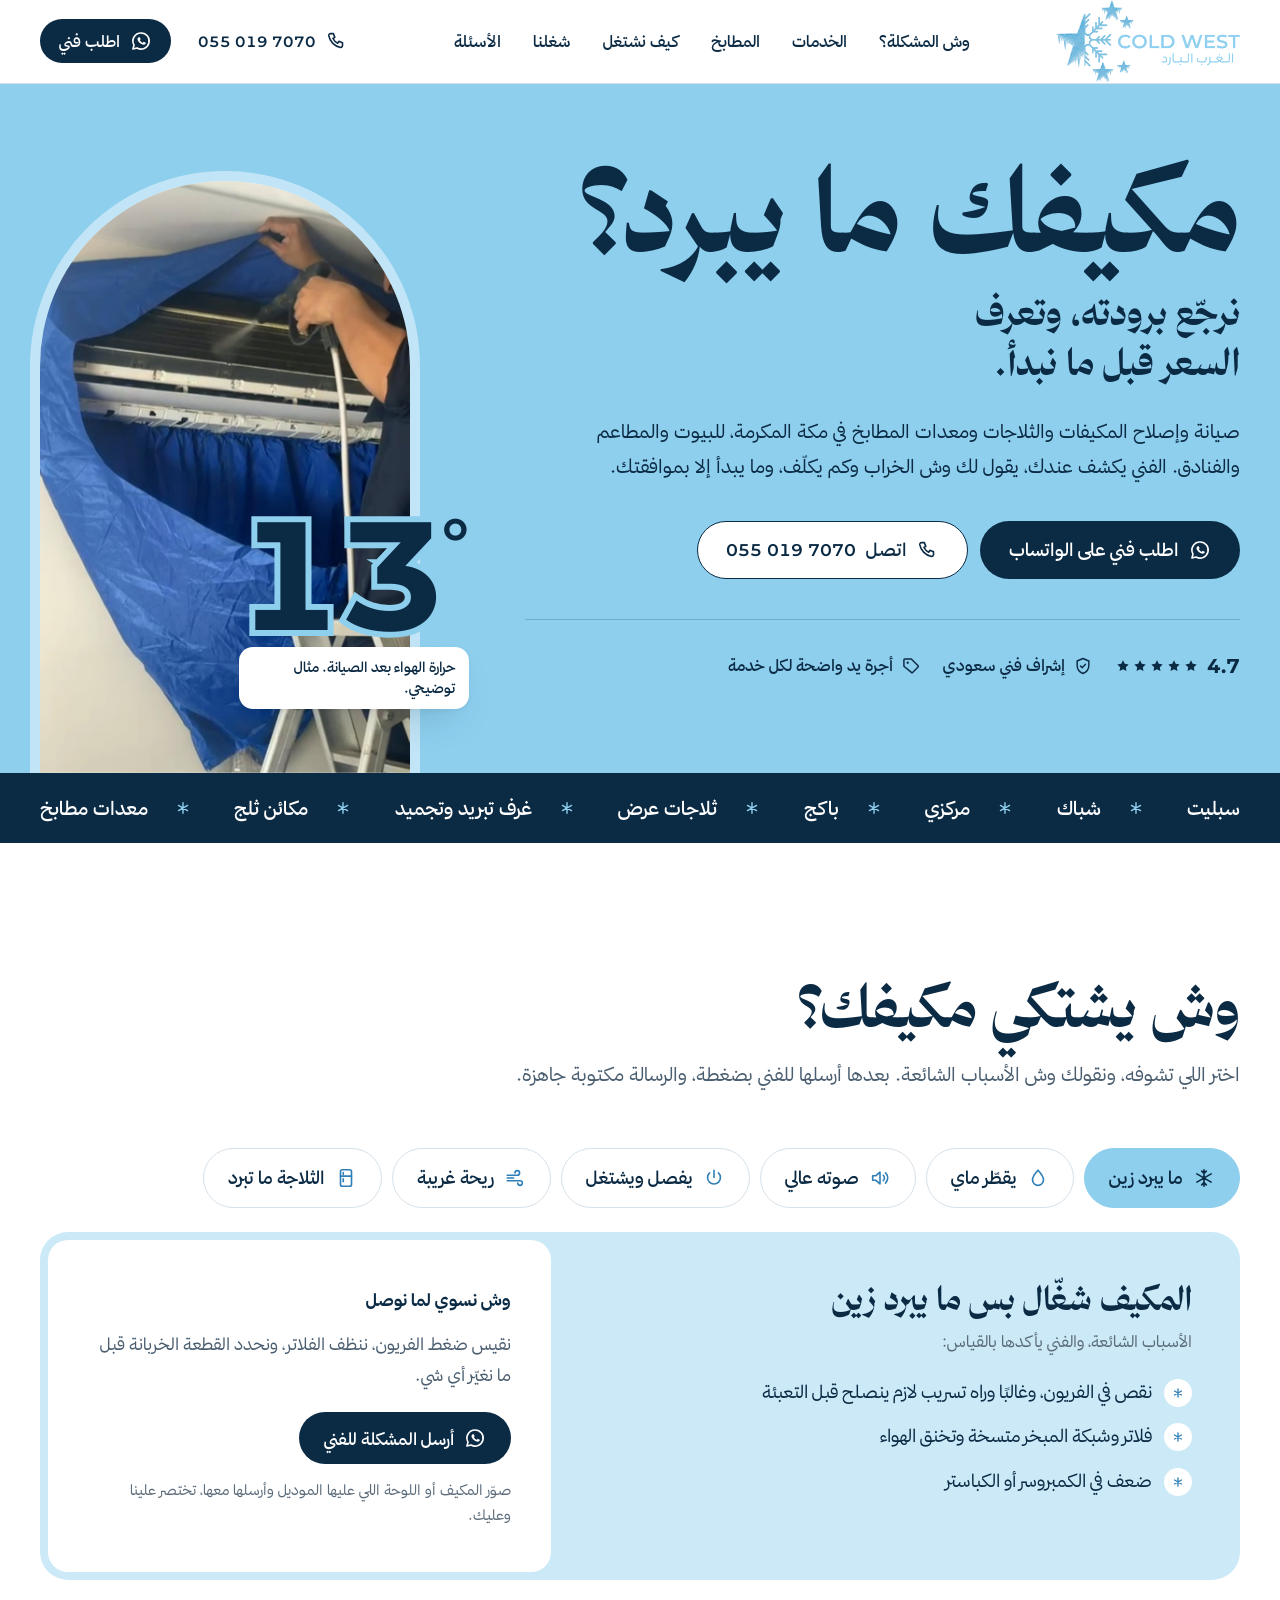
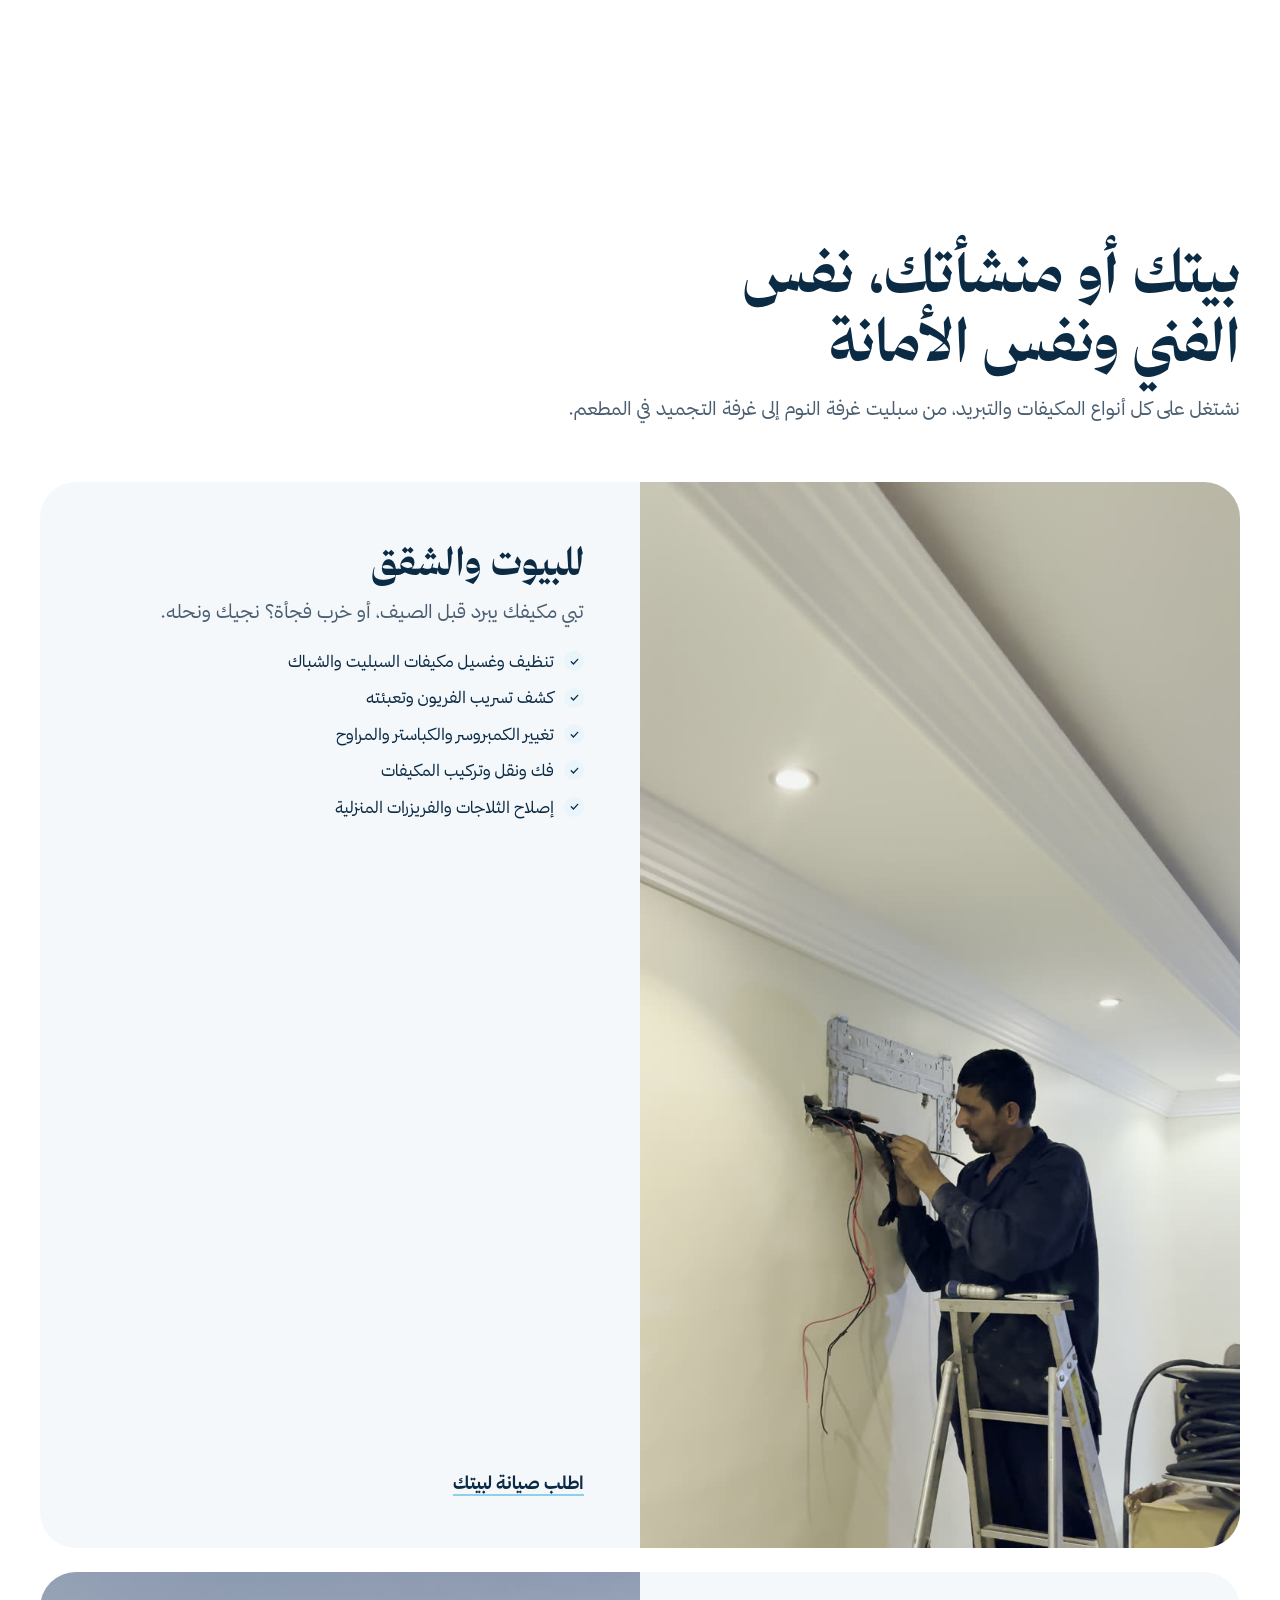
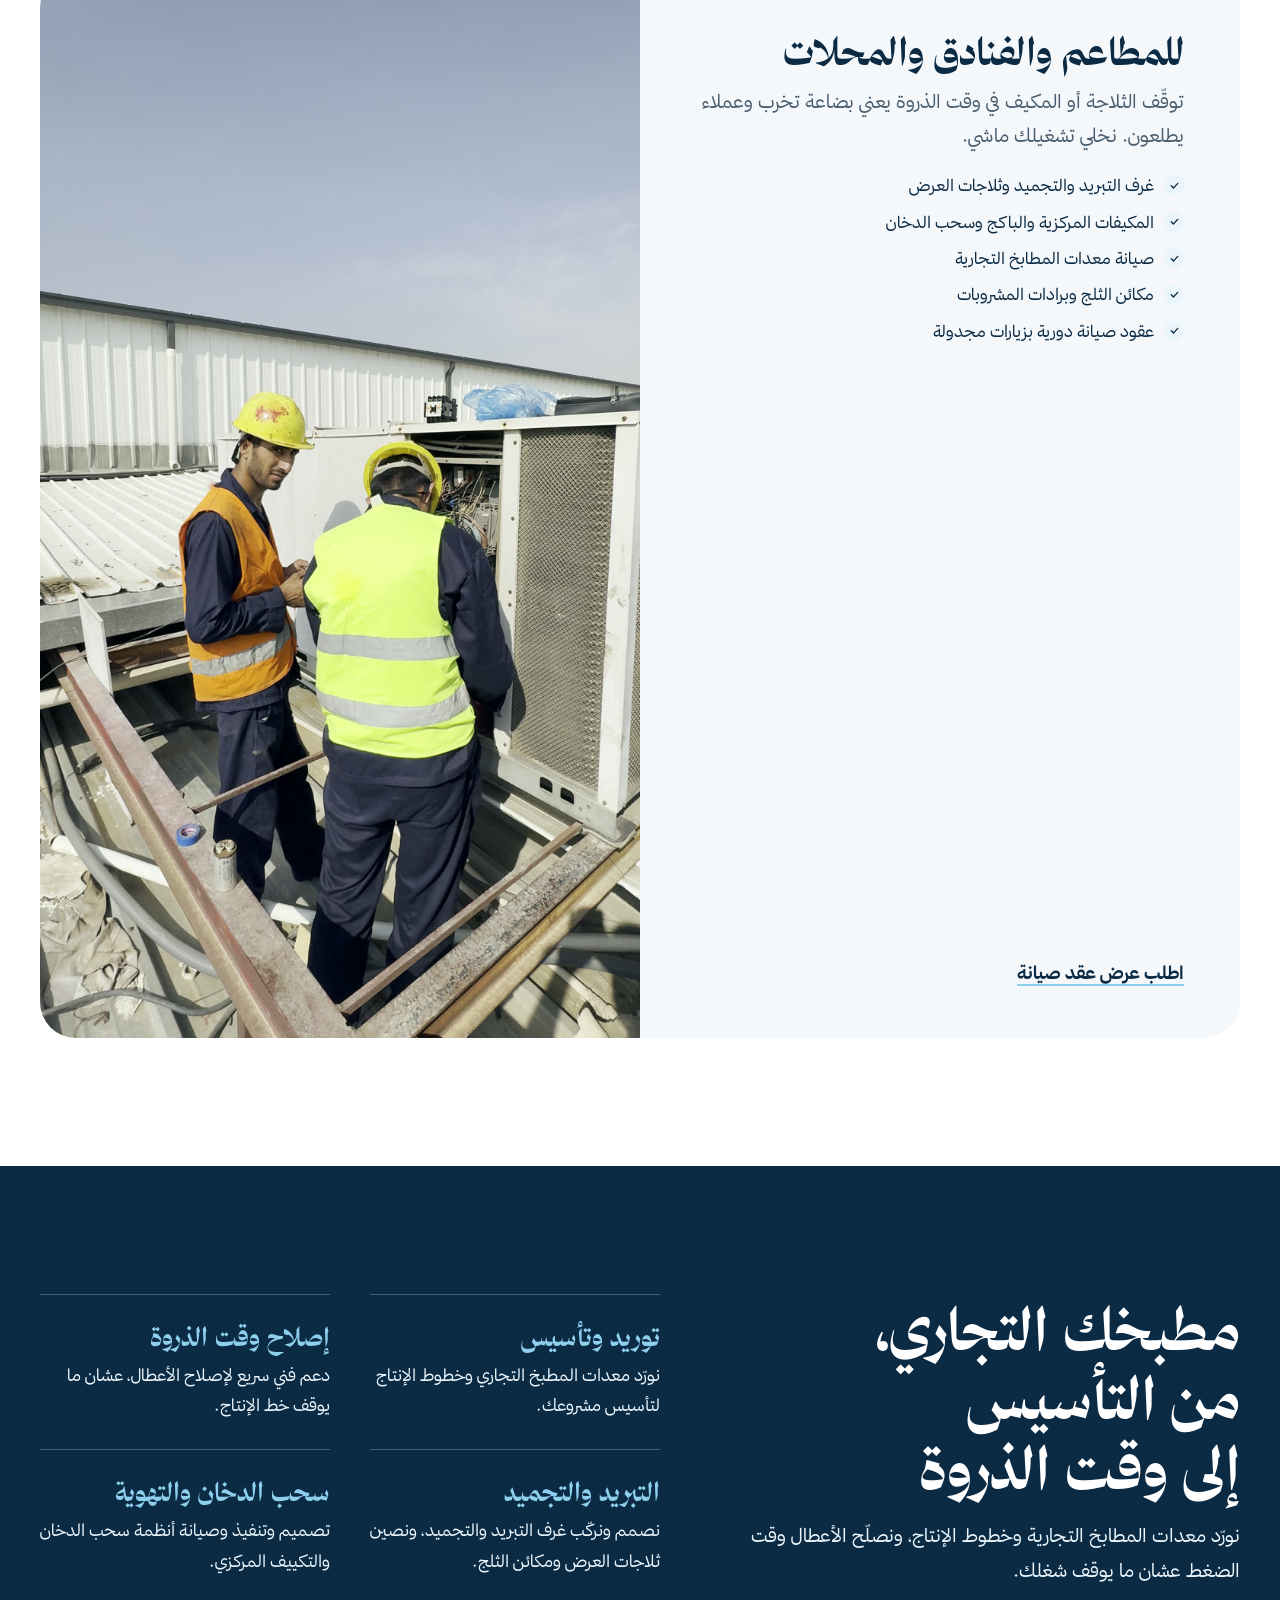
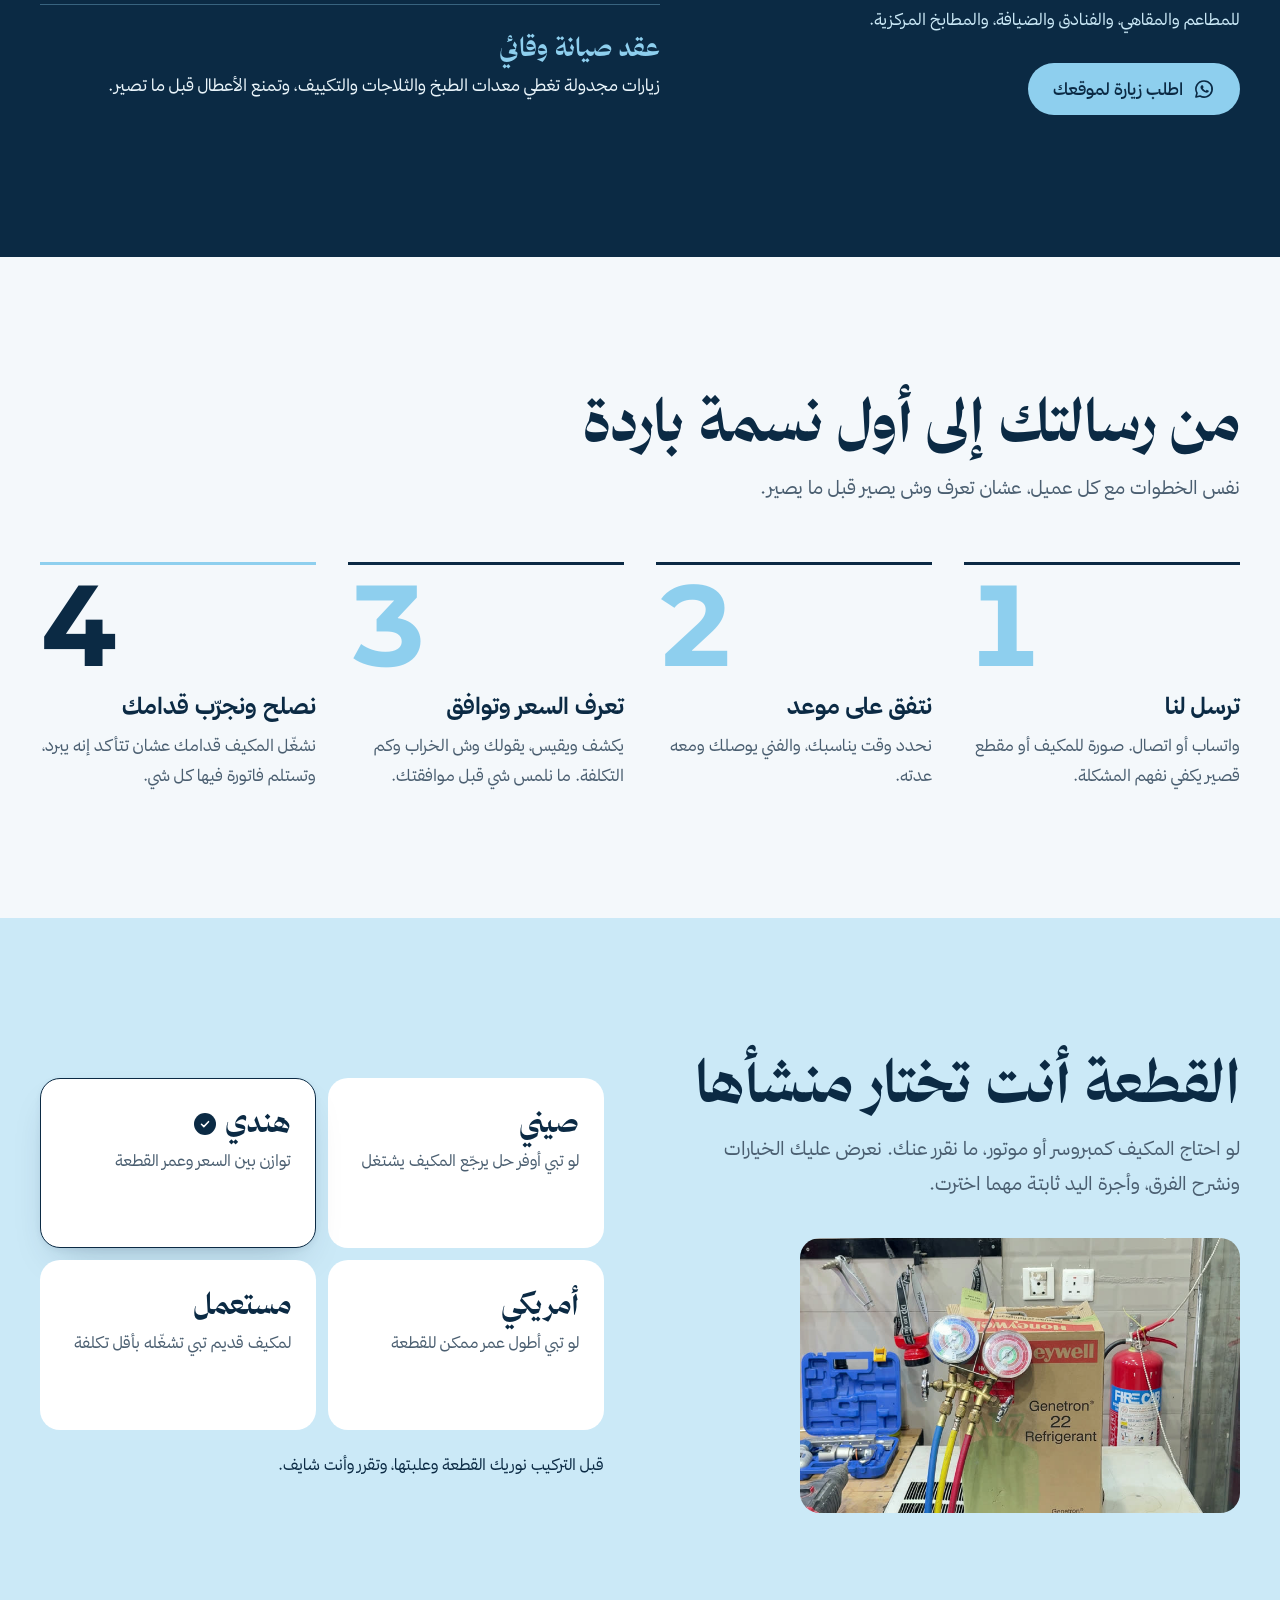
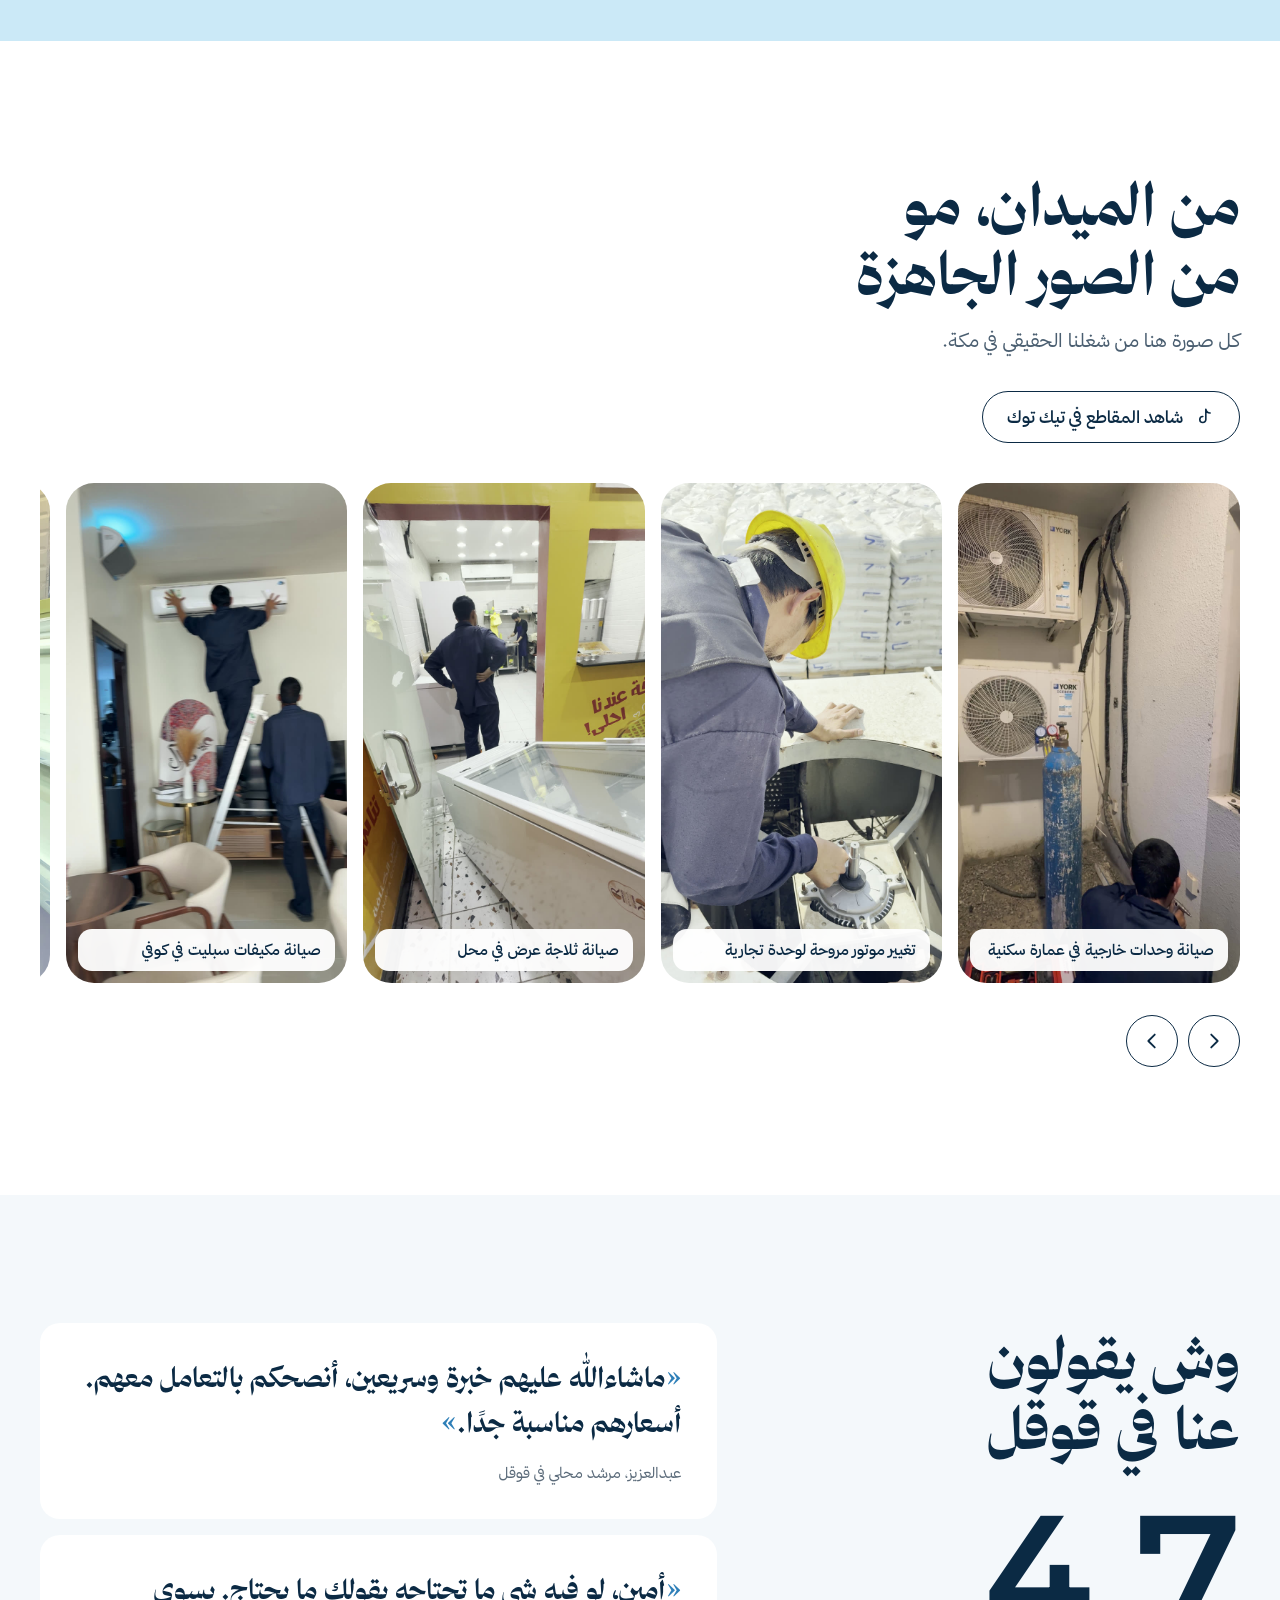
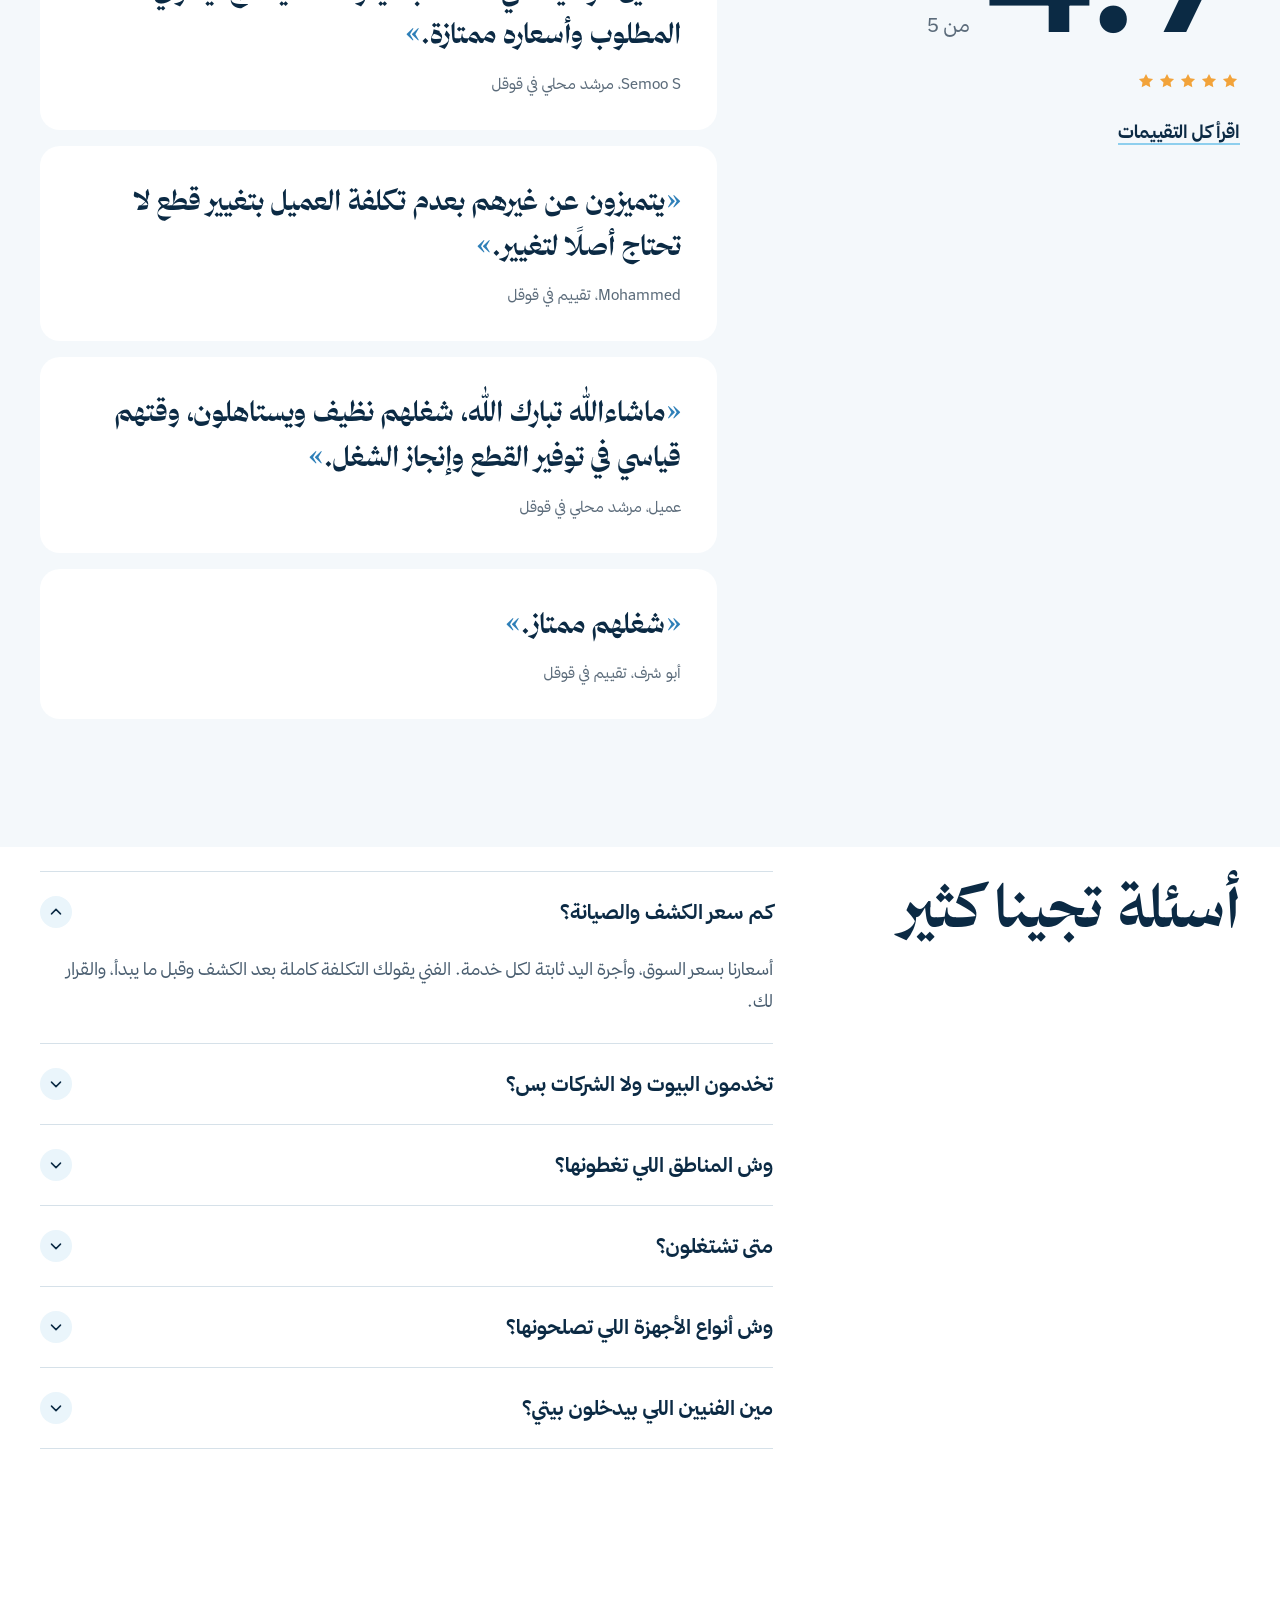
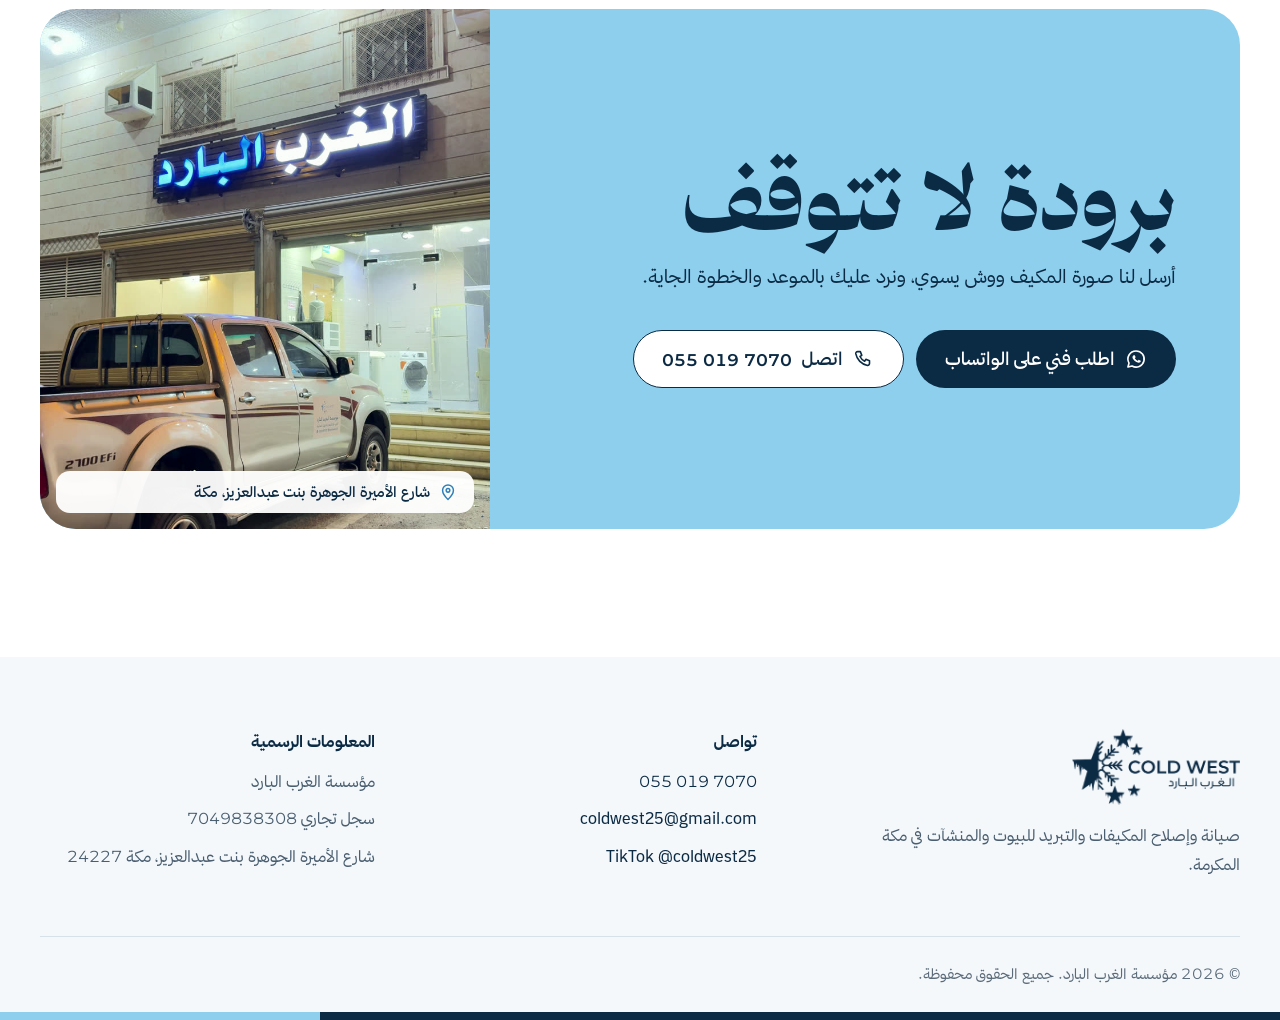
<file: index.html>
<!doctype html>
<html lang="ar" dir="rtl">
<head>
<meta charset="utf-8">
<meta name="viewport" content="width=device-width, initial-scale=1">
<title>الغرب البارد | صيانة مكيفات وثلاجات في مكة المكرمة</title>
<meta name="robots" content="noindex">
<meta name="description" content="صيانة وإصلاح المكيفات والثلاجات ومعدات المطابخ في مكة المكرمة للبيوت والمطاعم والفنادق. فني يكشف عندك، تعرف السعر قبل ما نبدأ، وإشراف فني سعودي.">
<link rel="canonical" href="https://coldwest.sa/">
<meta property="og:type" content="website">
<meta property="og:title" content="الغرب البارد | صيانة مكيفات وثلاجات في مكة">
<meta property="og:description" content="فني يكشف عندك، تعرف السعر قبل ما نبدأ، والقطعة أنت تختار منشأها.">
<meta property="og:image" content="https://coldwest.sa/assets/og/share-1200x630.png">
<meta name="theme-color" content="#8ECFEE">
<link rel="icon" href="assets/brand/favicon.svg" type="image/svg+xml">
<link rel="preconnect" href="https://fonts.googleapis.com">
<link rel="preconnect" href="https://fonts.gstatic.com" crossorigin>
<link href="https://fonts.googleapis.com/css2?family=Montserrat:wght@500;600;700&display=swap" rel="stylesheet">
<link rel="preload" href="assets/app/brand.dat" as="fetch" crossorigin>
<link rel="stylesheet" href="styles.css">
<link rel="stylesheet" href="bold.css">
<script type="application/ld+json">
{"@context":"https://schema.org","@type":"HVACBusiness","name":"مؤسسة الغرب البارد","alternateName":"Cold West","url":"https://coldwest.sa/","telephone":"+966550197070","email":"coldwest25@gmail.com","address":{"@type":"PostalAddress","streetAddress":"شارع الأميرة الجوهرة بنت عبدالعزيز","addressLocality":"مكة المكرمة","postalCode":"24227","addressCountry":"SA"},"geo":{"@type":"GeoCoordinates","latitude":21.507045,"longitude":39.7868537},"areaServed":"مكة المكرمة","sameAs":["https://www.tiktok.com/@coldwest25"]}
</script>
</head>
<body>
<a class="skip" href="#main">تخطَّ إلى المحتوى</a>

<header class="site-header" id="top">
  <div class="wrap header-row">
    <a class="brand" href="#top" aria-label="الغرب البارد، الصفحة الرئيسية">
      <img src="assets/brand/logo-ice.png" width="236" height="106" alt="الغرب البارد Cold West">
    </a>
    <nav class="nav" aria-label="الأقسام">
      <a href="#diagnose">وش المشكلة؟</a>
      <a href="#services">الخدمات</a>
      <a href="#kitchens">المطابخ</a>
      <a href="#how">كيف نشتغل</a>
      <a href="#work">شغلنا</a>
      <a href="#faq">الأسئلة</a>
    </nav>
    <div class="header-actions">
      <a class="btn btn-ghost btn-sm" href="tel:+966550197070" data-track="call_click">
        <svg class="i" aria-hidden="true"><use href="#i-phone"/></svg><span class="num">055 019 7070</span>
      </a>
      <a class="btn btn-primary btn-sm" href="https://wa.me/966550197070?text=%D8%A7%D9%84%D8%B3%D9%84%D8%A7%D9%85%20%D8%B9%D9%84%D9%8A%D9%83%D9%85%D8%8C%20%D8%A3%D8%A8%D8%BA%D9%89%20%D9%81%D9%86%D9%8A%20%D9%85%D9%86%20%D8%A7%D9%84%D8%BA%D8%B1%D8%A8%20%D8%A7%D9%84%D8%A8%D8%A7%D8%B1%D8%AF" data-track="whatsapp_click" data-place="header">
        <svg class="i" aria-hidden="true"><use href="#i-wa"/></svg>اطلب فني
      </a>
    </div>
  </div>
</header>

<main id="main">

  <!-- Hero -->
  <section class="hero">
    <div class="wrap hero-grid">
      <div class="hero-copy">
        <h1><span class="h1-big">مكيفك ما&nbsp;يبرد؟</span><span class="h1-rest">نرجّع برودته، وتعرف السعر قبل ما&nbsp;نبدأ.</span></h1>
        <p class="lead">صيانة وإصلاح المكيفات والثلاجات ومعدات المطابخ في مكة المكرمة، للبيوت والمطاعم والفنادق. الفني يكشف عندك، يقول لك وش الخراب وكم يكلّف، وما يبدأ إلا بموافقتك.</p>
        <div class="cta-row">
          <a class="btn btn-primary btn-lg" href="https://wa.me/966550197070?text=%D8%A7%D9%84%D8%B3%D9%84%D8%A7%D9%85%20%D8%B9%D9%84%D9%8A%D9%83%D9%85%D8%8C%20%D8%A3%D8%A8%D8%BA%D9%89%20%D9%81%D9%86%D9%8A%20%D9%8A%D9%83%D8%B4%D9%81%20%D8%B9%D9%84%D9%89%20%D8%A7%D9%84%D9%85%D9%83%D9%8A%D9%81" data-track="whatsapp_click" data-place="hero">
            <svg class="i" aria-hidden="true"><use href="#i-wa"/></svg>اطلب فني على الواتساب
          </a>
          <a class="btn btn-secondary btn-lg" href="tel:+966550197070" data-track="call_click" data-place="hero">
            <svg class="i" aria-hidden="true"><use href="#i-phone"/></svg>اتصل <span class="num">055 019 7070</span>
          </a>
        </div>
        <ul class="proof" aria-label="ليش الناس تثق فينا">
          <li><a href="https://maps.google.com/?cid=8441639307803874839" rel="noopener" target="_blank" class="proof-rating" aria-label="4.7 من 5 في تقييمات قوقل"><span class="num big">4.7</span><span class="stars" aria-hidden="true"><svg class="i"><use href="#i-star"/></svg><svg class="i"><use href="#i-star"/></svg><svg class="i"><use href="#i-star"/></svg><svg class="i"><use href="#i-star"/></svg><svg class="i"><use href="#i-star"/></svg></span></a></li>
          <li><svg class="i" aria-hidden="true"><use href="#i-shield"/></svg>إشراف فني سعودي</li>
          <li><svg class="i" aria-hidden="true"><use href="#i-tag"/></svg>أجرة يد واضحة لكل خدمة</li>
        </ul>
      </div>

      <figure class="hero-media">
        <div class="arch"><img src="assets/img/split-clean.jpg" width="792" height="1400" alt="فنيين الغرب البارد ينظفون مكيف سبليت في بيت بكيس الغسيل" fetchpriority="high"></div>
        <div class="temp" role="img" aria-label="مثال لقراءة حرارة الهواء الطالع من المكيف: 13 درجة بعد الصيانة">
          <p class="temp-value"><span class="num" data-count-from="27" data-count-to="13">13</span><span class="temp-deg">°</span></p>
          <p class="temp-label">حرارة الهواء بعد الصيانة. مثال توضيحي.</p>
        </div>
      </figure>
    </div>
  </section>

  <!-- Equipment strip -->
  <section class="strip" aria-label="الأجهزة اللي نصلحها">
    <ul class="wrap strip-list">
      <li>سبليت</li><li>شباك</li><li>مركزي</li><li>باكج</li><li>ثلاجات عرض</li><li>غرف تبريد وتجميد</li><li>مكائن ثلج</li><li>معدات مطابخ</li>
    </ul>
  </section>

  <!-- Symptom picker -->
  <section class="diagnose" id="diagnose" aria-labelledby="diag-title">
    <div class="wrap">
      <div class="section-head">
        <h2 id="diag-title">وش يشتكي مكيفك؟</h2>
        <p>اختر اللي تشوفه، ونقولك وش الأسباب الشائعة. بعدها أرسلها للفني بضغطة، والرسالة مكتوبة جاهزة.</p>
      </div>
      <div class="diag">
        <div class="chips" role="tablist" aria-label="الأعراض">
          <button role="tab" class="chip" aria-selected="true" data-sym="cool"><svg class="i" aria-hidden="true"><use href="#i-snow"/></svg>ما يبرد زين</button>
          <button role="tab" class="chip" aria-selected="false" data-sym="drip"><svg class="i" aria-hidden="true"><use href="#i-drop"/></svg>يقطّر ماي</button>
          <button role="tab" class="chip" aria-selected="false" data-sym="noise"><svg class="i" aria-hidden="true"><use href="#i-sound"/></svg>صوته عالي</button>
          <button role="tab" class="chip" aria-selected="false" data-sym="trip"><svg class="i" aria-hidden="true"><use href="#i-power"/></svg>يفصل ويشتغل</button>
          <button role="tab" class="chip" aria-selected="false" data-sym="smell"><svg class="i" aria-hidden="true"><use href="#i-wind"/></svg>ريحة غريبة</button>
          <button role="tab" class="chip" aria-selected="false" data-sym="fridge"><svg class="i" aria-hidden="true"><use href="#i-fridge"/></svg>الثلاجة ما تبرد</button>
        </div>
        <div class="diag-panel" role="tabpanel" aria-live="polite">
          <div class="diag-body">
            <h3 id="diag-heading">المكيف شغّال بس ما يبرد زين</h3>
            <p class="diag-sub">الأسباب الشائعة، والفني يأكدها بالقياس:</p>
            <ul id="diag-causes" class="causes"></ul>
            <p id="diag-alert" class="alert" hidden></p>
          </div>
          <div class="diag-side">
            <p class="diag-do-title">وش نسوي لما نوصل</p>
            <p id="diag-do"></p>
            <a id="diag-cta" class="btn btn-primary" href="#" data-track="whatsapp_click" data-place="diagnose">
              <svg class="i" aria-hidden="true"><use href="#i-wa"/></svg>أرسل المشكلة للفني
            </a>
            <p class="diag-tip">صوّر المكيف أو اللوحة اللي عليها الموديل وأرسلها معها، تختصر علينا وعليك.</p>
          </div>
        </div>
      </div>
    </div>
  </section>

  <!-- Services: homes / businesses -->
  <section class="services" id="services" aria-labelledby="svc-title">
    <div class="wrap">
      <div class="section-head">
        <h2 id="svc-title">بيتك أو منشأتك، نفس الفني ونفس&nbsp;الأمانة</h2>
        <p>نشتغل على كل أنواع المكيفات والتبريد، من سبليت غرفة النوم إلى غرفة التجميد في المطعم.</p>
      </div>

      <div class="audience">
        <article class="aud aud-home">
          <img src="assets/img/install.jpg" width="792" height="1400" loading="lazy" alt="فني يركّب وحدة مكيف سبليت داخلية على جدار شقة">
          <div class="aud-copy">
            <h3>للبيوت والشقق</h3>
            <p>تبي مكيفك يبرد قبل الصيف، أو خرب فجأة؟ نجيك ونحله.</p>
            <ul class="ticks">
              <li>تنظيف وغسيل مكيفات السبليت والشباك</li>
              <li>كشف تسريب الفريون وتعبئته</li>
              <li>تغيير الكمبروسر والكباستر والمراوح</li>
              <li>فك ونقل وتركيب المكيفات</li>
              <li>إصلاح الثلاجات والفريزرات المنزلية</li>
            </ul>
            <a class="link" href="https://wa.me/966550197070?text=%D8%A7%D9%84%D8%B3%D9%84%D8%A7%D9%85%20%D8%B9%D9%84%D9%8A%D9%83%D9%85%D8%8C%20%D8%B9%D9%86%D8%AF%D9%8A%20%D9%85%D9%83%D9%8A%D9%81%20%D9%81%D9%8A%20%D8%A7%D9%84%D8%A8%D9%8A%D8%AA%20%D9%88%D8%A3%D8%A8%D8%BA%D9%89%20%D8%B5%D9%8A%D8%A7%D9%86%D8%A9" data-track="whatsapp_click" data-place="homes">اطلب صيانة لبيتك</a>
          </div>
        </article>

        <article class="aud aud-biz">
          <img src="assets/img/rooftop.jpg" width="792" height="1400" loading="lazy" alt="فنيين بخوذات وسترات عاكسة يفحصون وحدات تكييف على سطح منشأة">
          <div class="aud-copy">
            <h3>للمطاعم والفنادق والمحلات</h3>
            <p>توقّف الثلاجة أو المكيف في وقت الذروة يعني بضاعة تخرب وعملاء يطلعون. نخلي تشغيلك ماشي.</p>
            <ul class="ticks">
              <li>غرف التبريد والتجميد وثلاجات العرض</li>
              <li>المكيفات المركزية والباكج وسحب الدخان</li>
              <li>صيانة معدات المطابخ التجارية</li>
              <li>مكائن الثلج وبرادات المشروبات</li>
              <li>عقود صيانة دورية بزيارات مجدولة</li>
            </ul>
            <a class="link" href="https://wa.me/966550197070?text=%D8%A7%D9%84%D8%B3%D9%84%D8%A7%D9%85%20%D8%B9%D9%84%D9%8A%D9%83%D9%85%D8%8C%20%D8%A3%D8%A8%D8%BA%D9%89%20%D8%B9%D8%B1%D8%B6%20%D8%B9%D9%82%D8%AF%20%D8%B5%D9%8A%D8%A7%D9%86%D8%A9%20%D9%84%D9%85%D9%86%D8%B4%D8%A3%D8%AA%D9%8A" data-track="whatsapp_click" data-place="business">اطلب عرض عقد صيانة</a>
          </div>
        </article>
      </div>
    </div>
  </section>

  <!-- Commercial kitchens -->
  <section class="kitchens" id="kitchens" aria-labelledby="kit-title">
    <div class="wrap kit-grid">
      <div class="kit-head">
        <h2 id="kit-title">مطبخك التجاري، من التأسيس إلى وقت&nbsp;الذروة</h2>
        <p>نورّد معدات المطابخ التجارية وخطوط الإنتاج، ونصلّح الأعطال وقت الضغط عشان ما يوقف شغلك.</p>
        <p class="kit-who">للمطاعم والمقاهي، والفنادق والضيافة، والمطابخ المركزية.</p>
        <a class="btn kit-btn" href="https://wa.me/966550197070?text=%D8%A7%D9%84%D8%B3%D9%84%D8%A7%D9%85%20%D8%B9%D9%84%D9%8A%D9%83%D9%85%D8%8C%20%D8%A3%D8%A8%D8%BA%D9%89%20%D8%B2%D9%8A%D8%A7%D8%B1%D8%A9%20%D9%84%D9%85%D8%B7%D8%A8%D8%AE%20%D9%85%D9%86%D8%B4%D8%A3%D8%AA%D9%8A" data-track="whatsapp_click" data-place="kitchens">
          <svg class="i" aria-hidden="true"><use href="#i-wa"/></svg>اطلب زيارة لموقعك
        </a>
      </div>
      <ul class="kit-list">
        <li>
          <h3>توريد وتأسيس</h3>
          <p>نورّد معدات المطبخ التجاري وخطوط الإنتاج لتأسيس مشروعك.</p>
        </li>
        <li>
          <h3>إصلاح وقت الذروة</h3>
          <p>دعم فني سريع لإصلاح الأعطال، عشان ما يوقف خط الإنتاج.</p>
        </li>
        <li>
          <h3>التبريد والتجميد</h3>
          <p>نصمم ونركّب غرف التبريد والتجميد، ونصين ثلاجات العرض ومكائن الثلج.</p>
        </li>
        <li>
          <h3>سحب الدخان والتهوية</h3>
          <p>تصميم وتنفيذ وصيانة أنظمة سحب الدخان والتكييف المركزي.</p>
        </li>
        <li class="kit-wide">
          <h3>عقد صيانة وقائي</h3>
          <p>زيارات مجدولة تغطي معدات الطبخ والثلاجات والتكييف، وتمنع الأعطال قبل ما تصير.</p>
        </li>
      </ul>
    </div>
  </section>

  <!-- How we work -->
  <section class="how" id="how" aria-labelledby="how-title">
    <div class="wrap">
      <div class="section-head">
        <h2 id="how-title">من رسالتك إلى أول نسمة باردة</h2>
        <p>نفس الخطوات مع كل عميل، عشان تعرف وش يصير قبل ما يصير.</p>
      </div>
      <ol class="steps">
        <li>
          <span class="step-n num">1</span>
          <h3>ترسل لنا</h3>
          <p>واتساب أو اتصال. صورة للمكيف أو مقطع قصير يكفي نفهم المشكلة.</p>
        </li>
        <li>
          <span class="step-n num">2</span>
          <h3>نتفق على موعد</h3>
          <p>نحدد وقت يناسبك، والفني يوصلك ومعه عدته.</p>
        </li>
        <li>
          <span class="step-n num">3</span>
          <h3>تعرف السعر وتوافق</h3>
          <p>يكشف ويقيس، يقولك وش الخراب وكم التكلفة. ما نلمس شي قبل موافقتك.</p>
        </li>
        <li>
          <span class="step-n num">4</span>
          <h3>نصلح ونجرّب قدامك</h3>
          <p>نشغّل المكيف قدامك عشان تتأكد إنه يبرد، وتستلم فاتورة فيها كل شي.</p>
        </li>
      </ol>
    </div>
  </section>

  <!-- Parts choice -->
  <section class="parts" aria-labelledby="parts-title">
    <div class="wrap parts-grid">
      <div class="parts-copy">
        <h2 id="parts-title">القطعة أنت تختار&nbsp;منشأها</h2>
        <p>لو احتاج المكيف كمبروسر أو موتور، ما نقرر عنك. نعرض عليك الخيارات ونشرح الفرق، وأجرة اليد ثابتة مهما اخترت.</p>
        <img class="parts-img" src="assets/img/gauges.jpg" width="792" height="1400" loading="lazy" alt="ساعات قياس ضغط الفريون موصولة بوحدة تكييف في ورشة الغرب البارد">
      </div>
      <div class="origins" role="radiogroup" aria-label="منشأ القطعة">
        <button class="origin" role="radio" aria-checked="false" data-o="cn">
          <span class="origin-name">صيني</span>
          <span class="origin-fit">لو تبي أوفر حل يرجّع المكيف يشتغل</span>
        </button>
        <button class="origin" role="radio" aria-checked="true" data-o="in">
          <span class="origin-name">هندي</span>
          <span class="origin-fit">توازن بين السعر وعمر القطعة</span>
        </button>
        <button class="origin" role="radio" aria-checked="false" data-o="us">
          <span class="origin-name">أمريكي</span>
          <span class="origin-fit">لو تبي أطول عمر ممكن للقطعة</span>
        </button>
        <button class="origin" role="radio" aria-checked="false" data-o="used">
          <span class="origin-name">مستعمل</span>
          <span class="origin-fit">لمكيف قديم تبي تشغّله بأقل تكلفة</span>
        </button>
        <p class="origin-note" id="origin-note" aria-live="polite">قبل التركيب نوريك القطعة وعلبتها، وتقرر وأنت شايف.</p>
      </div>
    </div>
  </section>

  <!-- Field work -->
  <section class="work" id="work" aria-labelledby="work-title">
    <div class="wrap">
      <div class="section-head section-head-split">
        <div>
          <h2 id="work-title">من الميدان، مو من الصور الجاهزة</h2>
          <p>كل صورة هنا من شغلنا الحقيقي في مكة.</p>
        </div>
        <a class="btn btn-secondary" href="https://www.tiktok.com/@coldwest25" rel="noopener" target="_blank">
          <svg class="i" aria-hidden="true"><use href="#i-tiktok"/></svg>شاهد المقاطع في تيك توك
        </a>
      </div>
      <div class="reel" tabindex="0" aria-label="صور من شغلنا، اسحب للمزيد">
        <figure class="r"><img src="assets/img/balcony.jpg" loading="lazy" width="792" height="1400" alt=""><figcaption>صيانة وحدات خارجية في عمارة سكنية</figcaption></figure>
        <figure class="r"><img src="assets/img/motor.jpg" loading="lazy" width="792" height="1400" alt=""><figcaption>تغيير موتور مروحة لوحدة تجارية</figcaption></figure>
        <figure class="r"><img src="assets/img/display-fridge.jpg" loading="lazy" width="792" height="1400" alt=""><figcaption>صيانة ثلاجة عرض في محل</figcaption></figure>
        <figure class="r"><img src="assets/img/cafe.jpg" loading="lazy" width="792" height="1400" alt=""><figcaption>صيانة مكيفات سبليت في كوفي</figcaption></figure>
        <figure class="r"><img src="assets/img/fridge-repair.jpg" loading="lazy" width="792" height="1400" alt=""><figcaption>إصلاح ثلاجة في الورشة</figcaption></figure>
        <figure class="r"><img src="assets/img/workshop.jpg" loading="lazy" width="792" height="1400" alt=""><figcaption>ورشتنا في مكة، كل عدة في مكانها</figcaption></figure>
      </div>
      <div class="reel-nav">
        <button class="reel-btn" type="button" data-dir="prev" aria-label="الصور السابقة"><svg class="i" aria-hidden="true"><use href="#i-arrow"/></svg></button>
        <button class="reel-btn" type="button" data-dir="next" aria-label="الصور التالية"><svg class="i flip" aria-hidden="true"><use href="#i-arrow"/></svg></button>
      </div>
    </div>
  </section>

  <!-- Reviews -->
  <section class="reviews" aria-labelledby="rev-title">
    <div class="wrap reviews-grid">
      <div class="score">
        <h2 id="rev-title">وش يقولون عنا في قوقل</h2>
        <p class="score-num"><span class="num">4.7</span><span class="score-of">من 5</span></p>
        <p class="score-meta"><span class="stars" aria-label="4.7 من 5 نجوم"><svg class="i"><use href="#i-star"/></svg><svg class="i"><use href="#i-star"/></svg><svg class="i"><use href="#i-star"/></svg><svg class="i"><use href="#i-star"/></svg><svg class="i"><use href="#i-star"/></svg></span></p>
        <a class="link" href="https://maps.google.com/?cid=8441639307803874839" rel="noopener" target="_blank">اقرأ كل التقييمات</a>
      </div>
      <div class="quotes">
        <blockquote>
          <p>ماشاءالله عليهم خبرة وسريعين، أنصحكم بالتعامل معهم. أسعارهم مناسبة جدًا.</p>
          <footer>عبدالعزيز، مرشد محلي في قوقل</footer>
        </blockquote>
        <blockquote>
          <p>أمين، لو فيه شي ما تحتاجه يقولك ما يحتاج. يسوي المطلوب وأسعاره ممتازة.</p>
          <footer>Semoo S، مرشد محلي في قوقل</footer>
        </blockquote>
        <blockquote>
          <p>يتميزون عن غيرهم بعدم تكلفة العميل بتغيير قطع لا تحتاج أصلًا لتغيير.</p>
          <footer>Mohammed، تقييم في قوقل</footer>
        </blockquote>
        <blockquote>
          <p>ماشاءالله تبارك الله، شغلهم نظيف ويستاهلون، وقتهم قياسي في توفير القطع وإنجاز الشغل.</p>
          <footer>عميل، مرشد محلي في قوقل</footer>
        </blockquote>
        <blockquote>
          <p>شغلهم ممتاز.</p>
          <footer>أبو شرف، تقييم في قوقل</footer>
        </blockquote>
      </div>
    </div>
  </section>

  <!-- FAQ -->
  <section class="faq" id="faq" aria-labelledby="faq-title">
    <div class="wrap faq-grid">
      <h2 id="faq-title">أسئلة تجينا كثير</h2>
      <div class="faq-list">
        <details open>
          <summary>كم سعر الكشف والصيانة؟</summary>
          <p>أسعارنا بسعر السوق، وأجرة اليد ثابتة لكل خدمة. الفني يقولك التكلفة كاملة بعد الكشف وقبل ما يبدأ، والقرار لك.</p>
        </details>
        <details>
          <summary>تخدمون البيوت ولا الشركات بس؟</summary>
          <p>الاثنين. نصلح مكيف غرفة في شقة بنفس الاهتمام اللي نشتغل فيه على غرفة تبريد في مطعم.</p>
        </details>
        <details>
          <summary>وش المناطق اللي تغطونها؟</summary>
          <p>مكة المكرمة وأحياءها. لو أنت برّا مكة، راسلنا ونقولك إذا نقدر نوصلك.</p>
        </details>
        <details>
          <summary>متى تشتغلون؟</summary>
          <p>من السبت إلى الخميس، من <span class="num">9:30</span> الصبح إلى <span class="num">12</span> الظهر، ومن <span class="num">4:30</span> العصر إلى <span class="num">11</span> الليل. الجمعة من <span class="num">4:30</span> إلى <span class="num">11</span> الليل.</p>
        </details>
        <details>
          <summary>وش أنواع الأجهزة اللي تصلحونها؟</summary>
          <p>مكيفات السبليت والشباك والمركزي والباكج، الثلاجات المنزلية وثلاجات العرض، غرف التبريد والتجميد، مكائن الثلج، ومعدات المطابخ التجارية.</p>
        </details>
        <details>
          <summary>مين الفنيين اللي بيدخلون بيتي؟</summary>
          <p>فريق الغرب البارد نفسه، تحت إشراف فني سعودي متخصص في التبريد. نعرّفك على الفني قبل ما يوصل.</p>
        </details>
      </div>
    </div>
  </section>

  <!-- Final CTA -->
  <section class="final" aria-labelledby="final-title">
    <div class="wrap">
      <div class="final-card">
        <div class="final-copy">
          <h2 id="final-title">برودة لا&nbsp;تتوقف</h2>
          <p>أرسل لنا صورة المكيف ووش يسوي، ونرد عليك بالموعد والخطوة الجاية.</p>
          <div class="cta-row">
            <a class="btn btn-primary btn-lg" href="https://wa.me/966550197070?text=%D8%A7%D9%84%D8%B3%D9%84%D8%A7%D9%85%20%D8%B9%D9%84%D9%8A%D9%83%D9%85%D8%8C%20%D8%A3%D8%A8%D8%BA%D9%89%20%D9%81%D9%86%D9%8A%20%D9%85%D9%86%20%D8%A7%D9%84%D8%BA%D8%B1%D8%A8%20%D8%A7%D9%84%D8%A8%D8%A7%D8%B1%D8%AF" data-track="whatsapp_click" data-place="final">
              <svg class="i" aria-hidden="true"><use href="#i-wa"/></svg>اطلب فني على الواتساب
            </a>
            <a class="btn btn-secondary btn-lg" href="tel:+966550197070" data-track="call_click" data-place="final">
              <svg class="i" aria-hidden="true"><use href="#i-phone"/></svg>اتصل <span class="num">055 019 7070</span>
            </a>
          </div>
        </div>
        <figure class="final-media">
          <img src="assets/img/storefront.jpg" width="792" height="1400" loading="lazy" alt="واجهة محل الغرب البارد في مكة ليلًا مع سيارة الخدمة">
          <figcaption>
            <svg class="i" aria-hidden="true"><use href="#i-pin"/></svg>
            <a href="https://www.google.com/maps/dir/?api=1&amp;destination=21.507045,39.7868537" rel="noopener" target="_blank">شارع الأميرة الجوهرة بنت عبدالعزيز، مكة</a>
          </figcaption>
        </figure>
      </div>
    </div>
  </section>
</main>

<footer class="site-footer">
  <div class="wrap footer-grid">
    <div class="footer-brand">
      <img src="assets/brand/logo-navy.png" width="200" height="90" alt="الغرب البارد" loading="lazy">
      <p>صيانة وإصلاح المكيفات والتبريد للبيوت والمنشآت في مكة المكرمة.</p>
    </div>
    <div>
      <h2 class="footer-h">تواصل</h2>
      <ul class="footer-list">
        <li><a href="tel:+966550197070" class="num" dir="ltr">055 019 7070</a></li>
        <li><a href="mailto:coldwest25@gmail.com" dir="ltr">coldwest25@gmail.com</a></li>
        <li><a href="https://www.tiktok.com/@coldwest25" rel="noopener" target="_blank" dir="ltr">TikTok @coldwest25</a></li>
      </ul>
    </div>
    <div>
      <h2 class="footer-h">المعلومات الرسمية</h2>
      <ul class="footer-list">
        <li>مؤسسة الغرب البارد</li>
        <li>سجل تجاري <span class="num">7049838308</span></li>
        <li>شارع الأميرة الجوهرة بنت عبدالعزيز، مكة <span class="num">24227</span></li>
      </ul>
    </div>
  </div>
  <div class="wrap footer-base">
    <p>© <span class="num">2026</span> مؤسسة الغرب البارد. جميع الحقوق محفوظة.</p>
  </div>
  <div class="id-stripe" aria-hidden="true"><span></span><span></span></div>
</footer>

<!-- Mobile action bar -->
<div class="mbar" role="region" aria-label="تواصل سريع">
  <a class="btn btn-secondary" href="tel:+966550197070" data-track="call_click" data-place="mbar"><svg class="i" aria-hidden="true"><use href="#i-phone"/></svg>اتصل</a>
  <a class="btn btn-primary" href="https://wa.me/966550197070?text=%D8%A7%D9%84%D8%B3%D9%84%D8%A7%D9%85%20%D8%B9%D9%84%D9%8A%D9%83%D9%85%D8%8C%20%D8%A3%D8%A8%D8%BA%D9%89%20%D9%81%D9%86%D9%8A%20%D9%85%D9%86%20%D8%A7%D9%84%D8%BA%D8%B1%D8%A8%20%D8%A7%D9%84%D8%A8%D8%A7%D8%B1%D8%AF" data-track="whatsapp_click" data-place="mbar"><svg class="i" aria-hidden="true"><use href="#i-wa"/></svg>اطلب فني على الواتساب</a>
</div>

<!-- Icons: 24px grid, 1.75 stroke, round caps (brand icon style) -->
<svg width="0" height="0" style="position:absolute" aria-hidden="true">
  <defs>
    <symbol id="i-phone" viewBox="0 0 24 24"><path d="M5 4h3l1.6 4-2 1.3a11 11 0 0 0 5.1 5.1l1.3-2 4 1.6v3a2 2 0 0 1-2.2 2A16 16 0 0 1 3 6.2 2 2 0 0 1 5 4z" fill="none" stroke="currentColor" stroke-width="1.75" stroke-linejoin="round"/></symbol>
    <symbol id="i-wa" viewBox="0 0 24 24"><path d="M12 3.2a8.8 8.8 0 0 0-7.6 13.2L3.2 20.8l4.5-1.2A8.8 8.8 0 1 0 12 3.2z" fill="none" stroke="currentColor" stroke-width="1.75" stroke-linejoin="round"/><path d="M9.1 8.2c.2-.4.5-.4.7-.4h.5c.2 0 .4 0 .5.4l.7 1.6c.1.2 0 .4-.1.6l-.5.6c-.1.1-.2.3 0 .5a6 6 0 0 0 2.7 2.4c.2.1.4 0 .5-.1l.6-.7c.2-.2.4-.2.6-.1l1.5.7c.2.1.4.2.4.4 0 .5-.2 1.4-1.2 1.8-.8.3-1.9.3-3.6-.5a8.9 8.9 0 0 1-3.6-3.4c-.7-1.2-.7-2.2-.5-2.8z" fill="currentColor"/></symbol>
    <symbol id="i-star" viewBox="0 0 24 24"><path d="M12 3.5l2.6 5.3 5.9.9-4.3 4.1 1 5.8L12 16.9l-5.2 2.7 1-5.8-4.3-4.1 5.9-.9z" fill="currentColor"/></symbol>
    <symbol id="i-shield" viewBox="0 0 24 24"><path d="M12 3l7 3v5.5c0 4.4-3 8-7 9.5-4-1.5-7-5.1-7-9.5V6z M9 12l2 2 4-4" fill="none" stroke="currentColor" stroke-width="1.75" stroke-linecap="round" stroke-linejoin="round"/></symbol>
    <symbol id="i-tag" viewBox="0 0 24 24"><path d="M3.5 12.3V4.5a1 1 0 0 1 1-1h7.8l8.2 8.2a1 1 0 0 1 0 1.4l-6.6 6.6a1 1 0 0 1-1.4 0z" fill="none" stroke="currentColor" stroke-width="1.75" stroke-linejoin="round"/><circle cx="8" cy="8" r="1.4" fill="currentColor"/></symbol>
    <symbol id="i-snow" viewBox="0 0 24 24"><path d="M12 3v18M4.2 7.5l15.6 9M4.2 16.5l15.6-9M9.5 4.5 12 7l2.5-2.5M9.5 19.5 12 17l2.5 2.5" fill="none" stroke="currentColor" stroke-width="1.75" stroke-linecap="round" stroke-linejoin="round"/></symbol>
    <symbol id="i-drop" viewBox="0 0 24 24"><path d="M12 3.5s6 6.4 6 10.5a6 6 0 0 1-12 0c0-4.1 6-10.5 6-10.5z" fill="none" stroke="currentColor" stroke-width="1.75" stroke-linejoin="round"/></symbol>
    <symbol id="i-sound" viewBox="0 0 24 24"><path d="M4 9.5h3.5L12 5.5v13l-4.5-4H4z M15.5 9a4 4 0 0 1 0 6 M18 6.5a7.5 7.5 0 0 1 0 11" fill="none" stroke="currentColor" stroke-width="1.75" stroke-linecap="round" stroke-linejoin="round"/></symbol>
    <symbol id="i-power" viewBox="0 0 24 24"><path d="M12 3.5v8 M7.2 6.5a7 7 0 1 0 9.6 0" fill="none" stroke="currentColor" stroke-width="1.75" stroke-linecap="round"/></symbol>
    <symbol id="i-wind" viewBox="0 0 24 24"><path d="M3.5 9h11a2.5 2.5 0 1 0-2.5-2.5 M3.5 15h14a2.5 2.5 0 1 1-2.5 2.5 M3.5 12h7" fill="none" stroke="currentColor" stroke-width="1.75" stroke-linecap="round"/></symbol>
    <symbol id="i-fridge" viewBox="0 0 24 24"><rect x="6" y="3" width="12" height="18" rx="2" fill="none" stroke="currentColor" stroke-width="1.75"/><path d="M6 10h12 M9 6v2 M9 13v3" fill="none" stroke="currentColor" stroke-width="1.75" stroke-linecap="round"/></symbol>
    <symbol id="i-pin" viewBox="0 0 24 24"><path d="M12 21s-6.5-6-6.5-11a6.5 6.5 0 0 1 13 0c0 5-6.5 11-6.5 11z" fill="none" stroke="currentColor" stroke-width="1.75" stroke-linejoin="round"/><circle cx="12" cy="10" r="2.2" fill="none" stroke="currentColor" stroke-width="1.75"/></symbol>
    <symbol id="i-arrow" viewBox="0 0 24 24"><path d="M9 5l7 7-7 7" fill="none" stroke="currentColor" stroke-width="2" stroke-linecap="round" stroke-linejoin="round"/></symbol>
    <symbol id="i-check" viewBox="0 0 24 24"><path d="M5 12.5l4.2 4.2L19 7" fill="none" stroke="currentColor" stroke-width="2" stroke-linecap="round" stroke-linejoin="round"/></symbol>
    <symbol id="i-tiktok" viewBox="0 0 24 24"><path d="M14 3.5v11.2a3.3 3.3 0 1 1-3.3-3.3 M14 3.5a4.7 4.7 0 0 0 4.7 4.2" fill="none" stroke="currentColor" stroke-width="1.75" stroke-linecap="round" stroke-linejoin="round"/></symbol>
  </defs>
</svg>

<script src="script.js" defer></script>
</body>
</html>
</file>
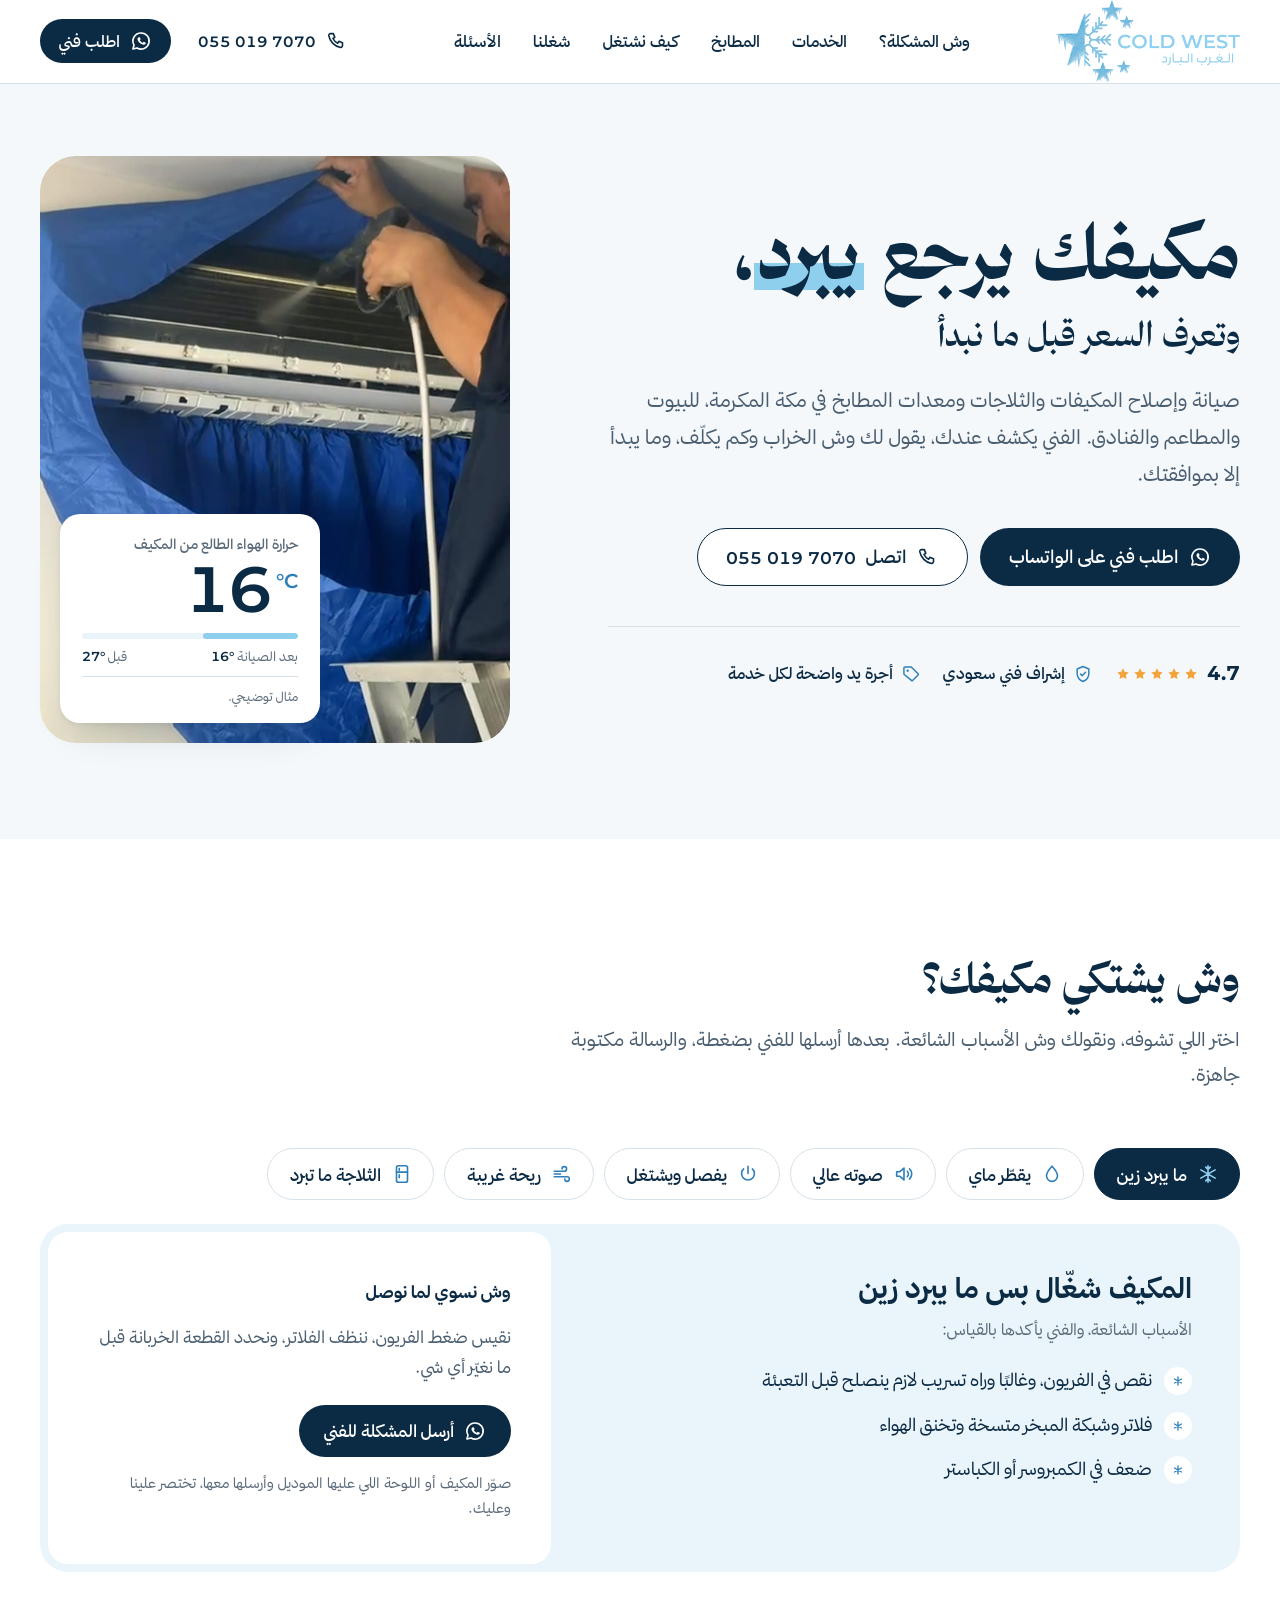
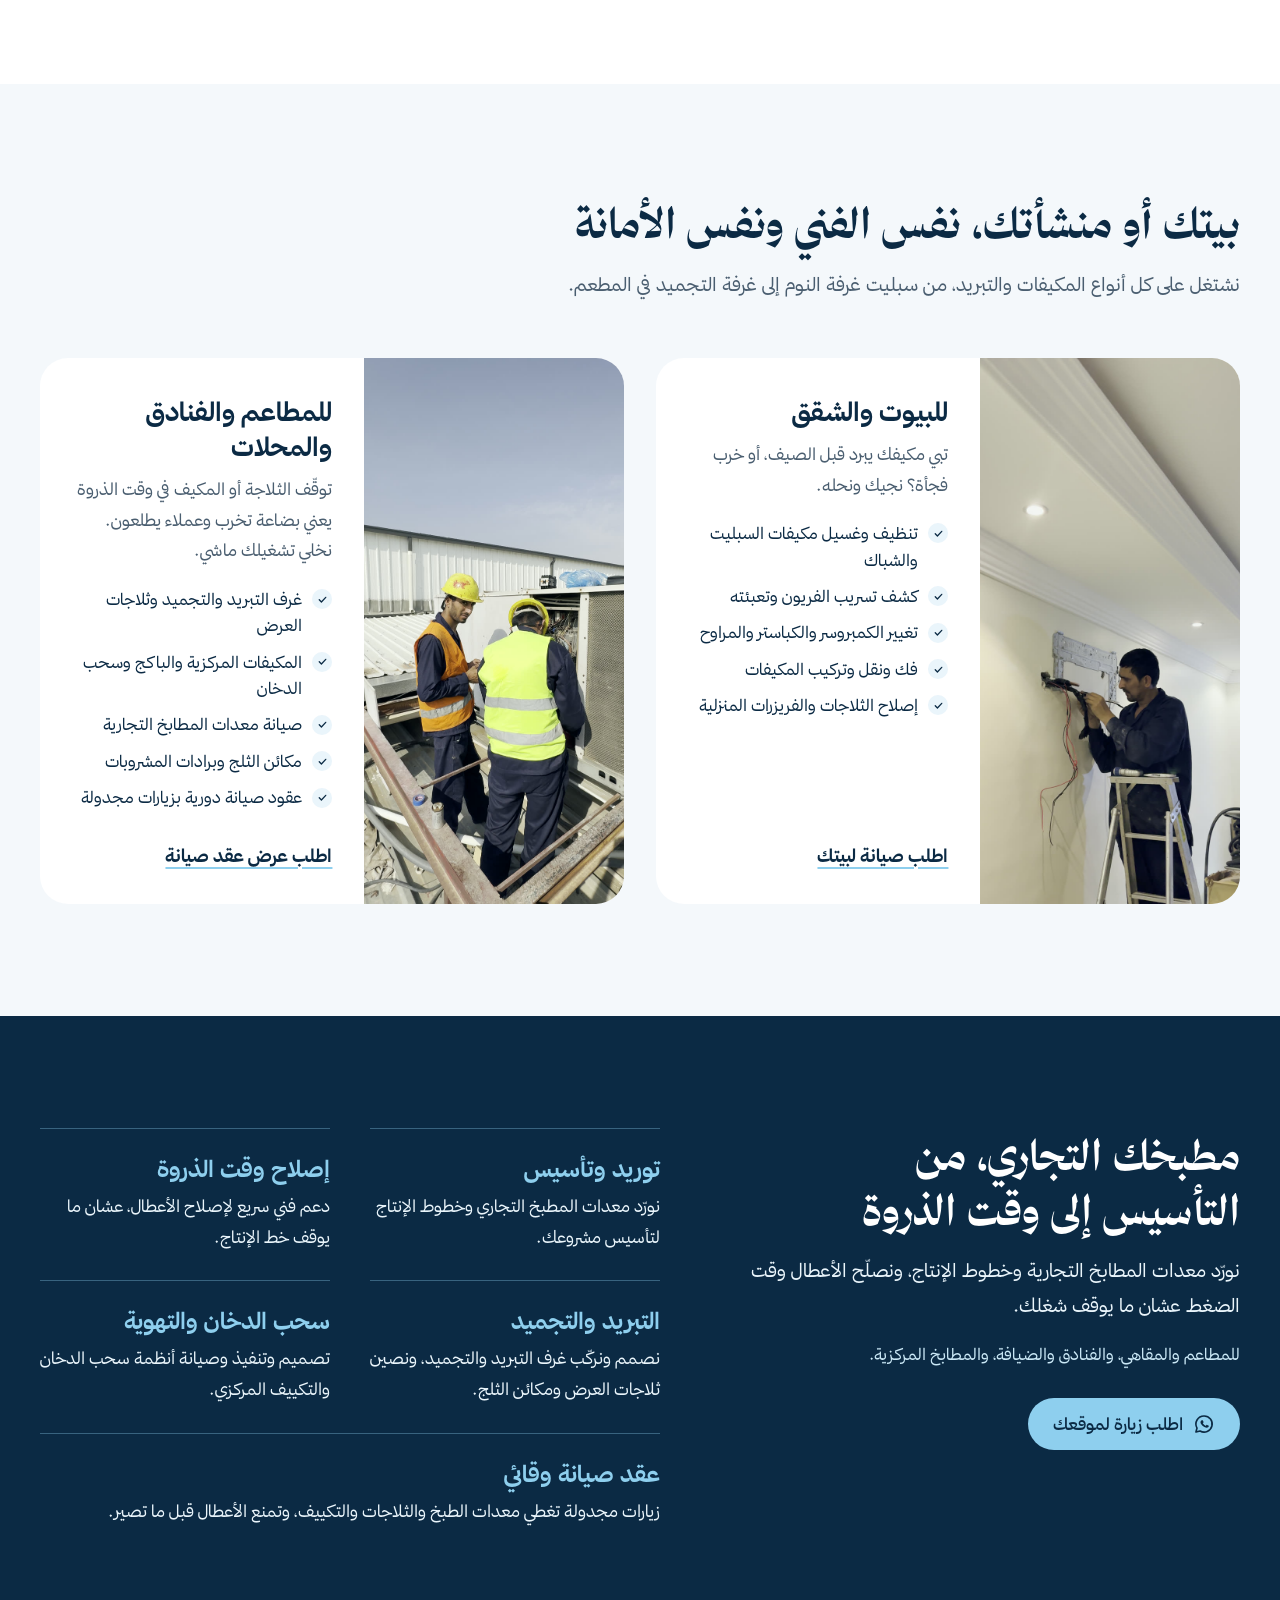
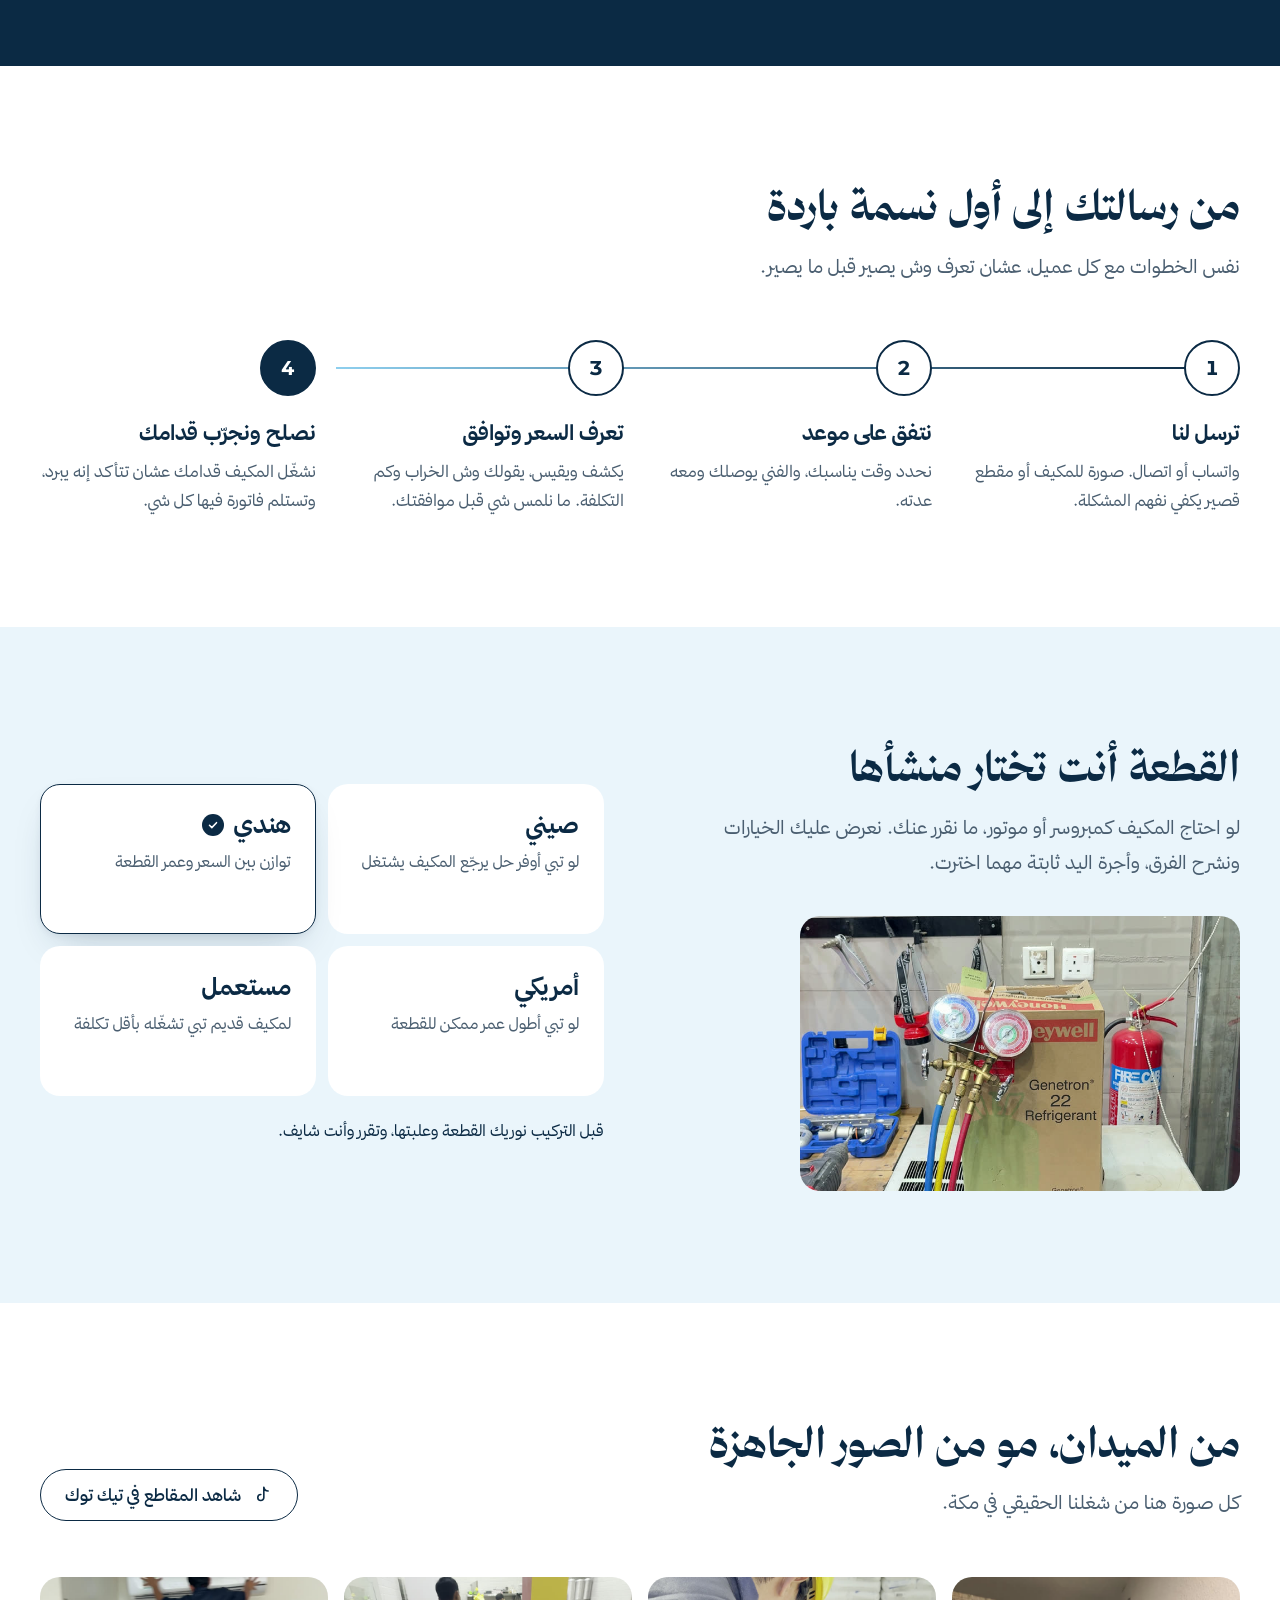
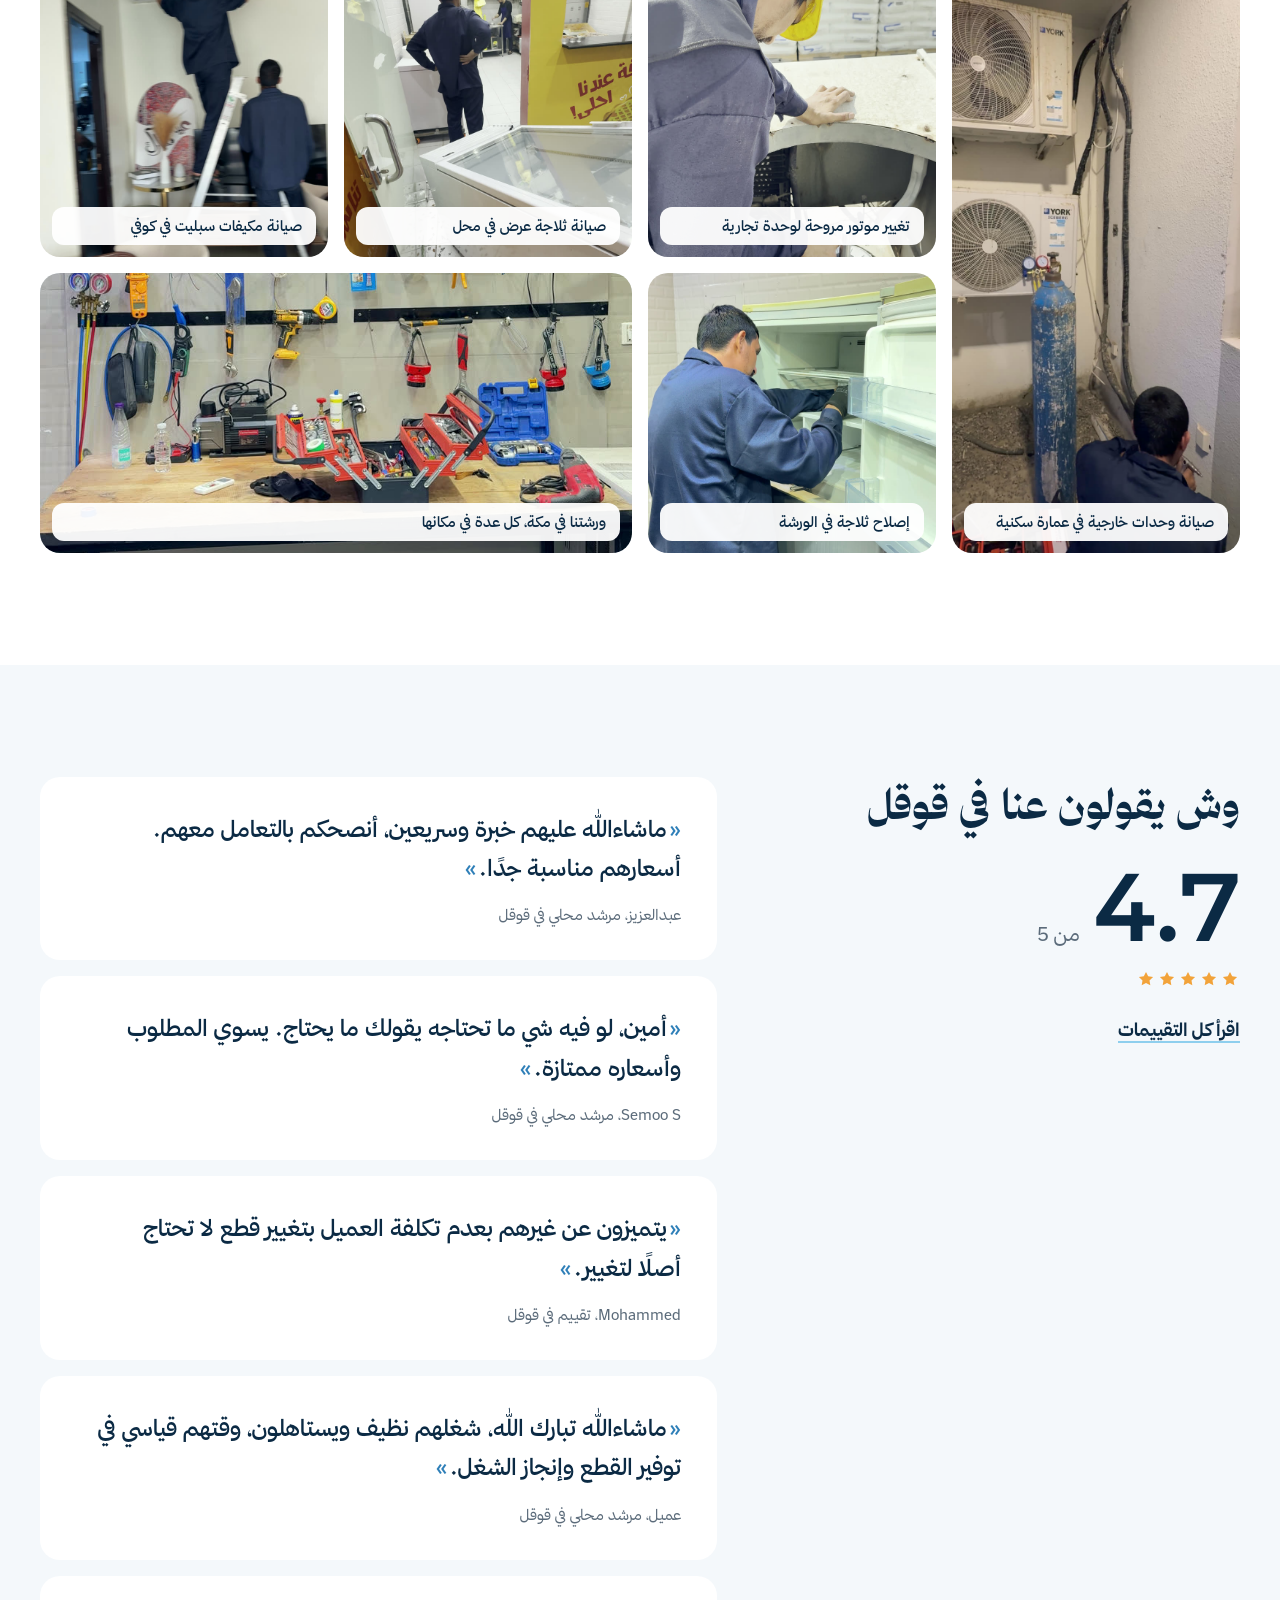
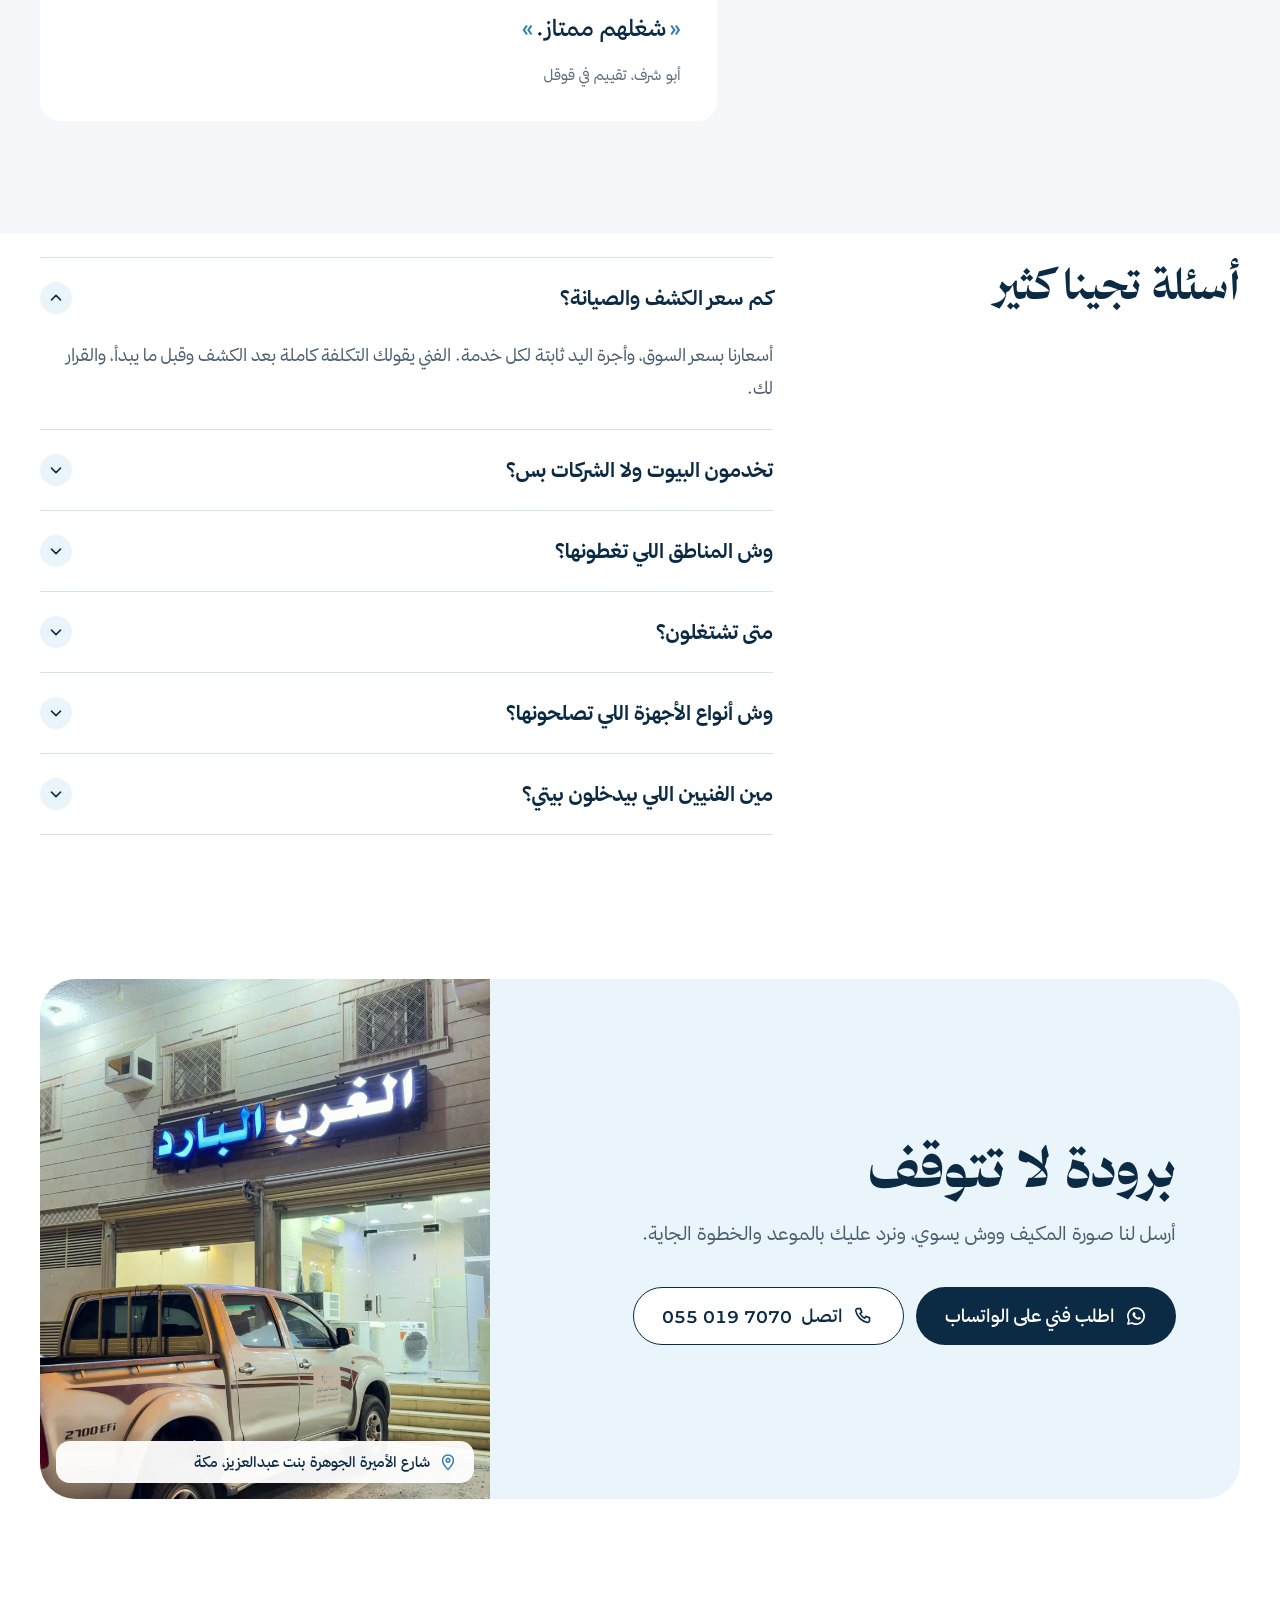
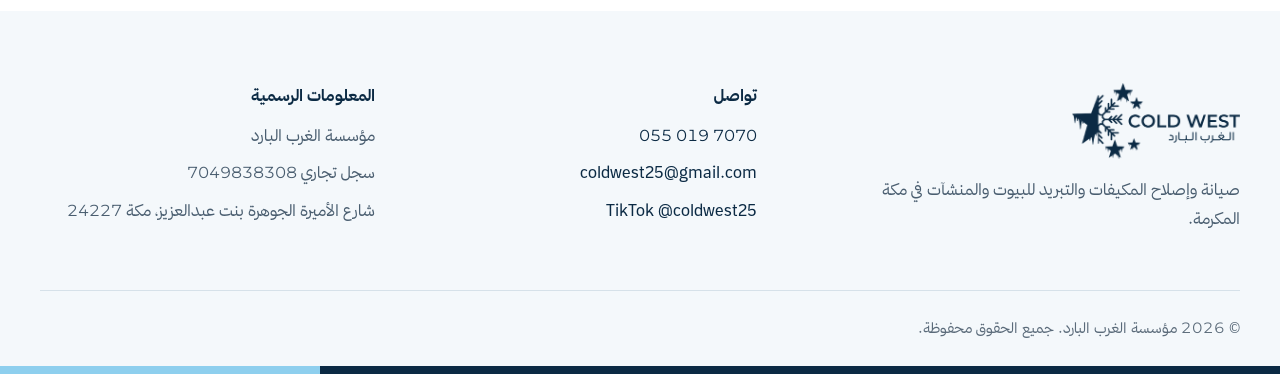
<file: v1/index.html>
<!doctype html>
<html lang="ar" dir="rtl">
<head>
<meta charset="utf-8">
<meta name="viewport" content="width=device-width, initial-scale=1">
<meta name="robots" content="noindex">
<title>الغرب البارد | صيانة مكيفات وثلاجات في مكة المكرمة</title>
<meta name="description" content="صيانة وإصلاح المكيفات والثلاجات ومعدات المطابخ في مكة المكرمة للبيوت والمطاعم والفنادق. فني يكشف عندك، تعرف السعر قبل ما نبدأ، وإشراف فني سعودي.">
<link rel="canonical" href="https://coldwest.sa/">
<meta property="og:type" content="website">
<meta property="og:title" content="الغرب البارد | صيانة مكيفات وثلاجات في مكة">
<meta property="og:description" content="فني يكشف عندك، تعرف السعر قبل ما نبدأ، والقطعة أنت تختار منشأها.">
<meta property="og:image" content="https://coldwest.sa/assets/og/share-1200x630.png">
<meta name="theme-color" content="#F4F8FB">
<link rel="icon" href="assets/brand/favicon.svg" type="image/svg+xml">
<link rel="preconnect" href="https://fonts.googleapis.com">
<link rel="preconnect" href="https://fonts.gstatic.com" crossorigin>
<link href="https://fonts.googleapis.com/css2?family=Montserrat:wght@500;600;700&display=swap" rel="stylesheet">
<link rel="preload" href="assets/app/brand.dat" as="fetch" crossorigin>
<link rel="stylesheet" href="styles.css">
<script type="application/ld+json">
{"@context":"https://schema.org","@type":"HVACBusiness","name":"مؤسسة الغرب البارد","alternateName":"Cold West","url":"https://coldwest.sa/","telephone":"+966550197070","email":"coldwest25@gmail.com","address":{"@type":"PostalAddress","streetAddress":"شارع الأميرة الجوهرة بنت عبدالعزيز","addressLocality":"مكة المكرمة","postalCode":"24227","addressCountry":"SA"},"geo":{"@type":"GeoCoordinates","latitude":21.507045,"longitude":39.7868537},"areaServed":"مكة المكرمة","sameAs":["https://www.tiktok.com/@coldwest25"]}
</script>
</head>
<body>
<a class="skip" href="#main">تخطَّ إلى المحتوى</a>

<header class="site-header" id="top">
  <div class="wrap header-row">
    <a class="brand" href="#top" aria-label="الغرب البارد، الصفحة الرئيسية">
      <img src="assets/brand/logo-ice.png" width="236" height="106" alt="الغرب البارد Cold West">
    </a>
    <nav class="nav" aria-label="الأقسام">
      <a href="#diagnose">وش المشكلة؟</a>
      <a href="#services">الخدمات</a>
      <a href="#kitchens">المطابخ</a>
      <a href="#how">كيف نشتغل</a>
      <a href="#work">شغلنا</a>
      <a href="#faq">الأسئلة</a>
    </nav>
    <div class="header-actions">
      <a class="btn btn-ghost btn-sm" href="tel:+966550197070" data-track="call_click">
        <svg class="i" aria-hidden="true"><use href="#i-phone"/></svg><span class="num">055 019 7070</span>
      </a>
      <a class="btn btn-primary btn-sm" href="https://wa.me/966550197070?text=%D8%A7%D9%84%D8%B3%D9%84%D8%A7%D9%85%20%D8%B9%D9%84%D9%8A%D9%83%D9%85%D8%8C%20%D8%A3%D8%A8%D8%BA%D9%89%20%D9%81%D9%86%D9%8A%20%D9%85%D9%86%20%D8%A7%D9%84%D8%BA%D8%B1%D8%A8%20%D8%A7%D9%84%D8%A8%D8%A7%D8%B1%D8%AF" data-track="whatsapp_click" data-place="header">
        <svg class="i" aria-hidden="true"><use href="#i-wa"/></svg>اطلب فني
      </a>
    </div>
  </div>
</header>

<main id="main">

  <!-- Hero -->
  <section class="hero">
    <div class="wrap hero-grid">
      <div class="hero-copy">
        <h1><span class="h1-main">مكيفك يرجع <span class="h1-cool">يبرد</span>،</span> <span class="h1-sub">وتعرف السعر قبل ما&nbsp;نبدأ</span></h1>
        <p class="lead">صيانة وإصلاح المكيفات والثلاجات ومعدات المطابخ في مكة المكرمة، للبيوت والمطاعم والفنادق. الفني يكشف عندك، يقول لك وش الخراب وكم يكلّف، وما يبدأ إلا بموافقتك.</p>
        <div class="cta-row">
          <a class="btn btn-primary btn-lg" href="https://wa.me/966550197070?text=%D8%A7%D9%84%D8%B3%D9%84%D8%A7%D9%85%20%D8%B9%D9%84%D9%8A%D9%83%D9%85%D8%8C%20%D8%A3%D8%A8%D8%BA%D9%89%20%D9%81%D9%86%D9%8A%20%D9%8A%D9%83%D8%B4%D9%81%20%D8%B9%D9%84%D9%89%20%D8%A7%D9%84%D9%85%D9%83%D9%8A%D9%81" data-track="whatsapp_click" data-place="hero">
            <svg class="i" aria-hidden="true"><use href="#i-wa"/></svg>اطلب فني على الواتساب
          </a>
          <a class="btn btn-secondary btn-lg" href="tel:+966550197070" data-track="call_click" data-place="hero">
            <svg class="i" aria-hidden="true"><use href="#i-phone"/></svg>اتصل <span class="num">055 019 7070</span>
          </a>
        </div>
        <ul class="proof" aria-label="ليش الناس تثق فينا">
          <li><a href="https://maps.google.com/?cid=8441639307803874839" rel="noopener" target="_blank" class="proof-rating" aria-label="4.7 من 5 في تقييمات قوقل"><span class="num big">4.7</span><span class="stars" aria-hidden="true"><svg class="i"><use href="#i-star"/></svg><svg class="i"><use href="#i-star"/></svg><svg class="i"><use href="#i-star"/></svg><svg class="i"><use href="#i-star"/></svg><svg class="i"><use href="#i-star"/></svg></span></a></li>
          <li><svg class="i" aria-hidden="true"><use href="#i-shield"/></svg>إشراف فني سعودي</li>
          <li><svg class="i" aria-hidden="true"><use href="#i-tag"/></svg>أجرة يد واضحة لكل خدمة</li>
        </ul>
      </div>

      <figure class="hero-media">
        <img src="assets/img/split-clean.jpg" width="792" height="1400" alt="فنيين الغرب البارد ينظفون مكيف سبليت في بيت بكيس الغسيل" fetchpriority="high">
        <div class="reading" role="img" aria-label="مثال لقراءة حرارة الهواء الطالع من المكيف: 27 درجة قبل الصيانة و16 بعدها">
          <p class="reading-label">حرارة الهواء الطالع من المكيف</p>
          <p class="reading-value"><span class="num" data-count-from="27" data-count-to="16">16</span><span class="deg">°C</span></p>
          <div class="reading-track" aria-hidden="true"><span class="reading-fill"></span></div>
          <div class="reading-scale"><span>بعد الصيانة <b class="num">16°</b></span><span>قبل <b class="num">27°</b></span></div>
          <p class="reading-note">مثال توضيحي.</p>
        </div>
      </figure>
    </div>
  </section>

  <!-- Symptom picker -->
  <section class="diagnose" id="diagnose" aria-labelledby="diag-title">
    <div class="wrap">
      <div class="section-head">
        <h2 id="diag-title">وش يشتكي مكيفك؟</h2>
        <p>اختر اللي تشوفه، ونقولك وش الأسباب الشائعة. بعدها أرسلها للفني بضغطة، والرسالة مكتوبة جاهزة.</p>
      </div>
      <div class="diag">
        <div class="chips" role="tablist" aria-label="الأعراض">
          <button role="tab" class="chip" aria-selected="true" data-sym="cool"><svg class="i" aria-hidden="true"><use href="#i-snow"/></svg>ما يبرد زين</button>
          <button role="tab" class="chip" aria-selected="false" data-sym="drip"><svg class="i" aria-hidden="true"><use href="#i-drop"/></svg>يقطّر ماي</button>
          <button role="tab" class="chip" aria-selected="false" data-sym="noise"><svg class="i" aria-hidden="true"><use href="#i-sound"/></svg>صوته عالي</button>
          <button role="tab" class="chip" aria-selected="false" data-sym="trip"><svg class="i" aria-hidden="true"><use href="#i-power"/></svg>يفصل ويشتغل</button>
          <button role="tab" class="chip" aria-selected="false" data-sym="smell"><svg class="i" aria-hidden="true"><use href="#i-wind"/></svg>ريحة غريبة</button>
          <button role="tab" class="chip" aria-selected="false" data-sym="fridge"><svg class="i" aria-hidden="true"><use href="#i-fridge"/></svg>الثلاجة ما تبرد</button>
        </div>
        <div class="diag-panel" role="tabpanel" aria-live="polite">
          <div class="diag-body">
            <h3 id="diag-heading">المكيف شغّال بس ما يبرد زين</h3>
            <p class="diag-sub">الأسباب الشائعة، والفني يأكدها بالقياس:</p>
            <ul id="diag-causes" class="causes"></ul>
            <p id="diag-alert" class="alert" hidden></p>
          </div>
          <div class="diag-side">
            <p class="diag-do-title">وش نسوي لما نوصل</p>
            <p id="diag-do"></p>
            <a id="diag-cta" class="btn btn-primary" href="#" data-track="whatsapp_click" data-place="diagnose">
              <svg class="i" aria-hidden="true"><use href="#i-wa"/></svg>أرسل المشكلة للفني
            </a>
            <p class="diag-tip">صوّر المكيف أو اللوحة اللي عليها الموديل وأرسلها معها، تختصر علينا وعليك.</p>
          </div>
        </div>
      </div>
    </div>
  </section>

  <!-- Services: homes / businesses -->
  <section class="services" id="services" aria-labelledby="svc-title">
    <div class="wrap">
      <div class="section-head">
        <h2 id="svc-title">بيتك أو منشأتك، نفس الفني ونفس&nbsp;الأمانة</h2>
        <p>نشتغل على كل أنواع المكيفات والتبريد، من سبليت غرفة النوم إلى غرفة التجميد في المطعم.</p>
      </div>

      <div class="audience">
        <article class="aud aud-home">
          <img src="assets/img/install.jpg" width="792" height="1400" loading="lazy" alt="فني يركّب وحدة مكيف سبليت داخلية على جدار شقة">
          <div class="aud-copy">
            <h3>للبيوت والشقق</h3>
            <p>تبي مكيفك يبرد قبل الصيف، أو خرب فجأة؟ نجيك ونحله.</p>
            <ul class="ticks">
              <li>تنظيف وغسيل مكيفات السبليت والشباك</li>
              <li>كشف تسريب الفريون وتعبئته</li>
              <li>تغيير الكمبروسر والكباستر والمراوح</li>
              <li>فك ونقل وتركيب المكيفات</li>
              <li>إصلاح الثلاجات والفريزرات المنزلية</li>
            </ul>
            <a class="link" href="https://wa.me/966550197070?text=%D8%A7%D9%84%D8%B3%D9%84%D8%A7%D9%85%20%D8%B9%D9%84%D9%8A%D9%83%D9%85%D8%8C%20%D8%B9%D9%86%D8%AF%D9%8A%20%D9%85%D9%83%D9%8A%D9%81%20%D9%81%D9%8A%20%D8%A7%D9%84%D8%A8%D9%8A%D8%AA%20%D9%88%D8%A3%D8%A8%D8%BA%D9%89%20%D8%B5%D9%8A%D8%A7%D9%86%D8%A9" data-track="whatsapp_click" data-place="homes">اطلب صيانة لبيتك</a>
          </div>
        </article>

        <article class="aud aud-biz">
          <img src="assets/img/rooftop.jpg" width="792" height="1400" loading="lazy" alt="فنيين بخوذات وسترات عاكسة يفحصون وحدات تكييف على سطح منشأة">
          <div class="aud-copy">
            <h3>للمطاعم والفنادق والمحلات</h3>
            <p>توقّف الثلاجة أو المكيف في وقت الذروة يعني بضاعة تخرب وعملاء يطلعون. نخلي تشغيلك ماشي.</p>
            <ul class="ticks">
              <li>غرف التبريد والتجميد وثلاجات العرض</li>
              <li>المكيفات المركزية والباكج وسحب الدخان</li>
              <li>صيانة معدات المطابخ التجارية</li>
              <li>مكائن الثلج وبرادات المشروبات</li>
              <li>عقود صيانة دورية بزيارات مجدولة</li>
            </ul>
            <a class="link" href="https://wa.me/966550197070?text=%D8%A7%D9%84%D8%B3%D9%84%D8%A7%D9%85%20%D8%B9%D9%84%D9%8A%D9%83%D9%85%D8%8C%20%D8%A3%D8%A8%D8%BA%D9%89%20%D8%B9%D8%B1%D8%B6%20%D8%B9%D9%82%D8%AF%20%D8%B5%D9%8A%D8%A7%D9%86%D8%A9%20%D9%84%D9%85%D9%86%D8%B4%D8%A3%D8%AA%D9%8A" data-track="whatsapp_click" data-place="business">اطلب عرض عقد صيانة</a>
          </div>
        </article>
      </div>
    </div>
  </section>

  <!-- Commercial kitchens -->
  <section class="kitchens" id="kitchens" aria-labelledby="kit-title">
    <div class="wrap kit-grid">
      <div class="kit-head">
        <h2 id="kit-title">مطبخك التجاري، من التأسيس إلى وقت&nbsp;الذروة</h2>
        <p>نورّد معدات المطابخ التجارية وخطوط الإنتاج، ونصلّح الأعطال وقت الضغط عشان ما يوقف شغلك.</p>
        <p class="kit-who">للمطاعم والمقاهي، والفنادق والضيافة، والمطابخ المركزية.</p>
        <a class="btn kit-btn" href="https://wa.me/966550197070?text=%D8%A7%D9%84%D8%B3%D9%84%D8%A7%D9%85%20%D8%B9%D9%84%D9%8A%D9%83%D9%85%D8%8C%20%D8%A3%D8%A8%D8%BA%D9%89%20%D8%B2%D9%8A%D8%A7%D8%B1%D8%A9%20%D9%84%D9%85%D8%B7%D8%A8%D8%AE%20%D9%85%D9%86%D8%B4%D8%A3%D8%AA%D9%8A" data-track="whatsapp_click" data-place="kitchens">
          <svg class="i" aria-hidden="true"><use href="#i-wa"/></svg>اطلب زيارة لموقعك
        </a>
      </div>
      <ul class="kit-list">
        <li>
          <h3>توريد وتأسيس</h3>
          <p>نورّد معدات المطبخ التجاري وخطوط الإنتاج لتأسيس مشروعك.</p>
        </li>
        <li>
          <h3>إصلاح وقت الذروة</h3>
          <p>دعم فني سريع لإصلاح الأعطال، عشان ما يوقف خط الإنتاج.</p>
        </li>
        <li>
          <h3>التبريد والتجميد</h3>
          <p>نصمم ونركّب غرف التبريد والتجميد، ونصين ثلاجات العرض ومكائن الثلج.</p>
        </li>
        <li>
          <h3>سحب الدخان والتهوية</h3>
          <p>تصميم وتنفيذ وصيانة أنظمة سحب الدخان والتكييف المركزي.</p>
        </li>
        <li class="kit-wide">
          <h3>عقد صيانة وقائي</h3>
          <p>زيارات مجدولة تغطي معدات الطبخ والثلاجات والتكييف، وتمنع الأعطال قبل ما تصير.</p>
        </li>
      </ul>
    </div>
  </section>

  <!-- How we work -->
  <section class="how" id="how" aria-labelledby="how-title">
    <div class="wrap">
      <div class="section-head">
        <h2 id="how-title">من رسالتك إلى أول نسمة باردة</h2>
        <p>نفس الخطوات مع كل عميل، عشان تعرف وش يصير قبل ما يصير.</p>
      </div>
      <ol class="steps">
        <li>
          <span class="step-n num">1</span>
          <h3>ترسل لنا</h3>
          <p>واتساب أو اتصال. صورة للمكيف أو مقطع قصير يكفي نفهم المشكلة.</p>
        </li>
        <li>
          <span class="step-n num">2</span>
          <h3>نتفق على موعد</h3>
          <p>نحدد وقت يناسبك، والفني يوصلك ومعه عدته.</p>
        </li>
        <li>
          <span class="step-n num">3</span>
          <h3>تعرف السعر وتوافق</h3>
          <p>يكشف ويقيس، يقولك وش الخراب وكم التكلفة. ما نلمس شي قبل موافقتك.</p>
        </li>
        <li>
          <span class="step-n num">4</span>
          <h3>نصلح ونجرّب قدامك</h3>
          <p>نشغّل المكيف قدامك عشان تتأكد إنه يبرد، وتستلم فاتورة فيها كل شي.</p>
        </li>
      </ol>
    </div>
  </section>

  <!-- Parts choice -->
  <section class="parts" aria-labelledby="parts-title">
    <div class="wrap parts-grid">
      <div class="parts-copy">
        <h2 id="parts-title">القطعة أنت تختار&nbsp;منشأها</h2>
        <p>لو احتاج المكيف كمبروسر أو موتور، ما نقرر عنك. نعرض عليك الخيارات ونشرح الفرق، وأجرة اليد ثابتة مهما اخترت.</p>
        <img class="parts-img" src="assets/img/gauges.jpg" width="792" height="1400" loading="lazy" alt="ساعات قياس ضغط الفريون موصولة بوحدة تكييف في ورشة الغرب البارد">
      </div>
      <div class="origins" role="radiogroup" aria-label="منشأ القطعة">
        <button class="origin" role="radio" aria-checked="false" data-o="cn">
          <span class="origin-name">صيني</span>
          <span class="origin-fit">لو تبي أوفر حل يرجّع المكيف يشتغل</span>
        </button>
        <button class="origin" role="radio" aria-checked="true" data-o="in">
          <span class="origin-name">هندي</span>
          <span class="origin-fit">توازن بين السعر وعمر القطعة</span>
        </button>
        <button class="origin" role="radio" aria-checked="false" data-o="us">
          <span class="origin-name">أمريكي</span>
          <span class="origin-fit">لو تبي أطول عمر ممكن للقطعة</span>
        </button>
        <button class="origin" role="radio" aria-checked="false" data-o="used">
          <span class="origin-name">مستعمل</span>
          <span class="origin-fit">لمكيف قديم تبي تشغّله بأقل تكلفة</span>
        </button>
        <p class="origin-note" id="origin-note" aria-live="polite">قبل التركيب نوريك القطعة وعلبتها، وتقرر وأنت شايف.</p>
      </div>
    </div>
  </section>

  <!-- Field work -->
  <section class="work" id="work" aria-labelledby="work-title">
    <div class="wrap">
      <div class="section-head section-head-split">
        <div>
          <h2 id="work-title">من الميدان، مو من الصور الجاهزة</h2>
          <p>كل صورة هنا من شغلنا الحقيقي في مكة.</p>
        </div>
        <a class="btn btn-secondary" href="https://www.tiktok.com/@coldwest25" rel="noopener" target="_blank">
          <svg class="i" aria-hidden="true"><use href="#i-tiktok"/></svg>شاهد المقاطع في تيك توك
        </a>
      </div>
      <div class="gallery">
        <figure class="g g-tall"><img src="assets/img/balcony.jpg" loading="lazy" width="792" height="1400" alt=""><figcaption>صيانة وحدات خارجية في عمارة سكنية</figcaption></figure>
        <figure class="g"><img src="assets/img/motor.jpg" loading="lazy" width="792" height="1400" alt=""><figcaption>تغيير موتور مروحة لوحدة تجارية</figcaption></figure>
        <figure class="g"><img src="assets/img/display-fridge.jpg" loading="lazy" width="792" height="1400" alt=""><figcaption>صيانة ثلاجة عرض في محل</figcaption></figure>
        <figure class="g"><img src="assets/img/cafe.jpg" loading="lazy" width="792" height="1400" alt=""><figcaption>صيانة مكيفات سبليت في كوفي</figcaption></figure>
        <figure class="g"><img src="assets/img/fridge-repair.jpg" loading="lazy" width="792" height="1400" alt=""><figcaption>إصلاح ثلاجة في الورشة</figcaption></figure>
        <figure class="g g-wide"><img src="assets/img/workshop.jpg" loading="lazy" width="792" height="1400" alt=""><figcaption>ورشتنا في مكة، كل عدة في مكانها</figcaption></figure>
      </div>
    </div>
  </section>

  <!-- Reviews -->
  <section class="reviews" aria-labelledby="rev-title">
    <div class="wrap reviews-grid">
      <div class="score">
        <h2 id="rev-title">وش يقولون عنا في قوقل</h2>
        <p class="score-num"><span class="num">4.7</span><span class="score-of">من 5</span></p>
        <p class="score-meta"><span class="stars" aria-label="4.7 من 5 نجوم"><svg class="i"><use href="#i-star"/></svg><svg class="i"><use href="#i-star"/></svg><svg class="i"><use href="#i-star"/></svg><svg class="i"><use href="#i-star"/></svg><svg class="i"><use href="#i-star"/></svg></span></p>
        <a class="link" href="https://maps.google.com/?cid=8441639307803874839" rel="noopener" target="_blank">اقرأ كل التقييمات</a>
      </div>
      <div class="quotes">
        <blockquote>
          <p>ماشاءالله عليهم خبرة وسريعين، أنصحكم بالتعامل معهم. أسعارهم مناسبة جدًا.</p>
          <footer>عبدالعزيز، مرشد محلي في قوقل</footer>
        </blockquote>
        <blockquote>
          <p>أمين، لو فيه شي ما تحتاجه يقولك ما يحتاج. يسوي المطلوب وأسعاره ممتازة.</p>
          <footer>Semoo S، مرشد محلي في قوقل</footer>
        </blockquote>
        <blockquote>
          <p>يتميزون عن غيرهم بعدم تكلفة العميل بتغيير قطع لا تحتاج أصلًا لتغيير.</p>
          <footer>Mohammed، تقييم في قوقل</footer>
        </blockquote>
        <blockquote>
          <p>ماشاءالله تبارك الله، شغلهم نظيف ويستاهلون، وقتهم قياسي في توفير القطع وإنجاز الشغل.</p>
          <footer>عميل، مرشد محلي في قوقل</footer>
        </blockquote>
        <blockquote>
          <p>شغلهم ممتاز.</p>
          <footer>أبو شرف، تقييم في قوقل</footer>
        </blockquote>
      </div>
    </div>
  </section>

  <!-- FAQ -->
  <section class="faq" id="faq" aria-labelledby="faq-title">
    <div class="wrap faq-grid">
      <h2 id="faq-title">أسئلة تجينا كثير</h2>
      <div class="faq-list">
        <details open>
          <summary>كم سعر الكشف والصيانة؟</summary>
          <p>أسعارنا بسعر السوق، وأجرة اليد ثابتة لكل خدمة. الفني يقولك التكلفة كاملة بعد الكشف وقبل ما يبدأ، والقرار لك.</p>
        </details>
        <details>
          <summary>تخدمون البيوت ولا الشركات بس؟</summary>
          <p>الاثنين. نصلح مكيف غرفة في شقة بنفس الاهتمام اللي نشتغل فيه على غرفة تبريد في مطعم.</p>
        </details>
        <details>
          <summary>وش المناطق اللي تغطونها؟</summary>
          <p>مكة المكرمة وأحياءها. لو أنت برّا مكة، راسلنا ونقولك إذا نقدر نوصلك.</p>
        </details>
        <details>
          <summary>متى تشتغلون؟</summary>
          <p>من السبت إلى الخميس، من <span class="num">9:30</span> الصبح إلى <span class="num">12</span> الظهر، ومن <span class="num">4:30</span> العصر إلى <span class="num">11</span> الليل. الجمعة من <span class="num">4:30</span> إلى <span class="num">11</span> الليل.</p>
        </details>
        <details>
          <summary>وش أنواع الأجهزة اللي تصلحونها؟</summary>
          <p>مكيفات السبليت والشباك والمركزي والباكج، الثلاجات المنزلية وثلاجات العرض، غرف التبريد والتجميد، مكائن الثلج، ومعدات المطابخ التجارية.</p>
        </details>
        <details>
          <summary>مين الفنيين اللي بيدخلون بيتي؟</summary>
          <p>فريق الغرب البارد نفسه، تحت إشراف فني سعودي متخصص في التبريد. نعرّفك على الفني قبل ما يوصل.</p>
        </details>
      </div>
    </div>
  </section>

  <!-- Final CTA -->
  <section class="final" aria-labelledby="final-title">
    <div class="wrap">
      <div class="final-card">
        <div class="final-copy">
          <h2 id="final-title">برودة لا تتوقف</h2>
          <p>أرسل لنا صورة المكيف ووش يسوي، ونرد عليك بالموعد والخطوة الجاية.</p>
          <div class="cta-row">
            <a class="btn btn-primary btn-lg" href="https://wa.me/966550197070?text=%D8%A7%D9%84%D8%B3%D9%84%D8%A7%D9%85%20%D8%B9%D9%84%D9%8A%D9%83%D9%85%D8%8C%20%D8%A3%D8%A8%D8%BA%D9%89%20%D9%81%D9%86%D9%8A%20%D9%85%D9%86%20%D8%A7%D9%84%D8%BA%D8%B1%D8%A8%20%D8%A7%D9%84%D8%A8%D8%A7%D8%B1%D8%AF" data-track="whatsapp_click" data-place="final">
              <svg class="i" aria-hidden="true"><use href="#i-wa"/></svg>اطلب فني على الواتساب
            </a>
            <a class="btn btn-secondary btn-lg" href="tel:+966550197070" data-track="call_click" data-place="final">
              <svg class="i" aria-hidden="true"><use href="#i-phone"/></svg>اتصل <span class="num">055 019 7070</span>
            </a>
          </div>
        </div>
        <figure class="final-media">
          <img src="assets/img/storefront.jpg" width="792" height="1400" loading="lazy" alt="واجهة محل الغرب البارد في مكة ليلًا مع سيارة الخدمة">
          <figcaption>
            <svg class="i" aria-hidden="true"><use href="#i-pin"/></svg>
            <a href="https://www.google.com/maps/dir/?api=1&amp;destination=21.507045,39.7868537" rel="noopener" target="_blank">شارع الأميرة الجوهرة بنت عبدالعزيز، مكة</a>
          </figcaption>
        </figure>
      </div>
    </div>
  </section>
</main>

<footer class="site-footer">
  <div class="wrap footer-grid">
    <div class="footer-brand">
      <img src="assets/brand/logo-navy.png" width="200" height="90" alt="الغرب البارد" loading="lazy">
      <p>صيانة وإصلاح المكيفات والتبريد للبيوت والمنشآت في مكة المكرمة.</p>
    </div>
    <div>
      <h2 class="footer-h">تواصل</h2>
      <ul class="footer-list">
        <li><a href="tel:+966550197070" class="num" dir="ltr">055 019 7070</a></li>
        <li><a href="mailto:coldwest25@gmail.com" dir="ltr">coldwest25@gmail.com</a></li>
        <li><a href="https://www.tiktok.com/@coldwest25" rel="noopener" target="_blank" dir="ltr">TikTok @coldwest25</a></li>
      </ul>
    </div>
    <div>
      <h2 class="footer-h">المعلومات الرسمية</h2>
      <ul class="footer-list">
        <li>مؤسسة الغرب البارد</li>
        <li>سجل تجاري <span class="num">7049838308</span></li>
        <li>شارع الأميرة الجوهرة بنت عبدالعزيز، مكة <span class="num">24227</span></li>
      </ul>
    </div>
  </div>
  <div class="wrap footer-base">
    <p>© <span class="num">2026</span> مؤسسة الغرب البارد. جميع الحقوق محفوظة.</p>
  </div>
  <div class="id-stripe" aria-hidden="true"><span></span><span></span></div>
</footer>

<!-- Icons: 24px grid, 1.75 stroke, round caps (brand icon style) -->
<svg width="0" height="0" style="position:absolute" aria-hidden="true">
  <defs>
    <symbol id="i-phone" viewBox="0 0 24 24"><path d="M5 4h3l1.6 4-2 1.3a11 11 0 0 0 5.1 5.1l1.3-2 4 1.6v3a2 2 0 0 1-2.2 2A16 16 0 0 1 3 6.2 2 2 0 0 1 5 4z" fill="none" stroke="currentColor" stroke-width="1.75" stroke-linejoin="round"/></symbol>
    <symbol id="i-wa" viewBox="0 0 24 24"><path d="M12 3.2a8.8 8.8 0 0 0-7.6 13.2L3.2 20.8l4.5-1.2A8.8 8.8 0 1 0 12 3.2z" fill="none" stroke="currentColor" stroke-width="1.75" stroke-linejoin="round"/><path d="M9.1 8.2c.2-.4.5-.4.7-.4h.5c.2 0 .4 0 .5.4l.7 1.6c.1.2 0 .4-.1.6l-.5.6c-.1.1-.2.3 0 .5a6 6 0 0 0 2.7 2.4c.2.1.4 0 .5-.1l.6-.7c.2-.2.4-.2.6-.1l1.5.7c.2.1.4.2.4.4 0 .5-.2 1.4-1.2 1.8-.8.3-1.9.3-3.6-.5a8.9 8.9 0 0 1-3.6-3.4c-.7-1.2-.7-2.2-.5-2.8z" fill="currentColor"/></symbol>
    <symbol id="i-star" viewBox="0 0 24 24"><path d="M12 3.5l2.6 5.3 5.9.9-4.3 4.1 1 5.8L12 16.9l-5.2 2.7 1-5.8-4.3-4.1 5.9-.9z" fill="currentColor"/></symbol>
    <symbol id="i-shield" viewBox="0 0 24 24"><path d="M12 3l7 3v5.5c0 4.4-3 8-7 9.5-4-1.5-7-5.1-7-9.5V6z M9 12l2 2 4-4" fill="none" stroke="currentColor" stroke-width="1.75" stroke-linecap="round" stroke-linejoin="round"/></symbol>
    <symbol id="i-tag" viewBox="0 0 24 24"><path d="M3.5 12.3V4.5a1 1 0 0 1 1-1h7.8l8.2 8.2a1 1 0 0 1 0 1.4l-6.6 6.6a1 1 0 0 1-1.4 0z" fill="none" stroke="currentColor" stroke-width="1.75" stroke-linejoin="round"/><circle cx="8" cy="8" r="1.4" fill="currentColor"/></symbol>
    <symbol id="i-snow" viewBox="0 0 24 24"><path d="M12 3v18M4.2 7.5l15.6 9M4.2 16.5l15.6-9M9.5 4.5 12 7l2.5-2.5M9.5 19.5 12 17l2.5 2.5" fill="none" stroke="currentColor" stroke-width="1.75" stroke-linecap="round" stroke-linejoin="round"/></symbol>
    <symbol id="i-drop" viewBox="0 0 24 24"><path d="M12 3.5s6 6.4 6 10.5a6 6 0 0 1-12 0c0-4.1 6-10.5 6-10.5z" fill="none" stroke="currentColor" stroke-width="1.75" stroke-linejoin="round"/></symbol>
    <symbol id="i-sound" viewBox="0 0 24 24"><path d="M4 9.5h3.5L12 5.5v13l-4.5-4H4z M15.5 9a4 4 0 0 1 0 6 M18 6.5a7.5 7.5 0 0 1 0 11" fill="none" stroke="currentColor" stroke-width="1.75" stroke-linecap="round" stroke-linejoin="round"/></symbol>
    <symbol id="i-power" viewBox="0 0 24 24"><path d="M12 3.5v8 M7.2 6.5a7 7 0 1 0 9.6 0" fill="none" stroke="currentColor" stroke-width="1.75" stroke-linecap="round"/></symbol>
    <symbol id="i-wind" viewBox="0 0 24 24"><path d="M3.5 9h11a2.5 2.5 0 1 0-2.5-2.5 M3.5 15h14a2.5 2.5 0 1 1-2.5 2.5 M3.5 12h7" fill="none" stroke="currentColor" stroke-width="1.75" stroke-linecap="round"/></symbol>
    <symbol id="i-fridge" viewBox="0 0 24 24"><rect x="6" y="3" width="12" height="18" rx="2" fill="none" stroke="currentColor" stroke-width="1.75"/><path d="M6 10h12 M9 6v2 M9 13v3" fill="none" stroke="currentColor" stroke-width="1.75" stroke-linecap="round"/></symbol>
    <symbol id="i-pin" viewBox="0 0 24 24"><path d="M12 21s-6.5-6-6.5-11a6.5 6.5 0 0 1 13 0c0 5-6.5 11-6.5 11z" fill="none" stroke="currentColor" stroke-width="1.75" stroke-linejoin="round"/><circle cx="12" cy="10" r="2.2" fill="none" stroke="currentColor" stroke-width="1.75"/></symbol>
    <symbol id="i-check" viewBox="0 0 24 24"><path d="M5 12.5l4.2 4.2L19 7" fill="none" stroke="currentColor" stroke-width="2" stroke-linecap="round" stroke-linejoin="round"/></symbol>
    <symbol id="i-tiktok" viewBox="0 0 24 24"><path d="M14 3.5v11.2a3.3 3.3 0 1 1-3.3-3.3 M14 3.5a4.7 4.7 0 0 0 4.7 4.2" fill="none" stroke="currentColor" stroke-width="1.75" stroke-linecap="round" stroke-linejoin="round"/></symbol>
  </defs>
</svg>

<script src="script.js" defer></script>
</body>
</html>
</file>
<file: styles.css>
/* الغرب البارد — واجهة الموقع (نموذج للمراجعة)
   الألوان والخطوط من دليل الهوية الرسمي v1.0 */


:root {
  --navy: #0B2A44;
  --navy-deep: #061A2B;
  --ice: #8ECFEE;
  --ice-light: #CBE9F7;
  --frost: #EAF5FB;
  --paper: #F4F8FB;
  --white: #FFFFFF;
  --tech: #2E7FB8;
  --ink: #4A5E70;
  --steel: #5B6B7A;
  --rule: #9AABB8;
  --line: #D6E1E9;
  --amber: #F2A33A;
  --amber-deep: #A8640E;
  --amber-light: #FBE3BF;

  --display: "Thmanyah Display", "Thmanyah Sans", system-ui, serif;
  --sans: "Thmanyah Sans", system-ui, sans-serif;
  --num: "Montserrat", "Thmanyah Sans", system-ui, sans-serif;

  --r-field: 12px;
  --r-card: 20px;
  --r-box: 28px;
  --r-img: 36px;

  --gutter: 40px;
  --section: 112px;
  --shadow: 0 18px 40px -18px rgba(11, 42, 68, .28), 0 2px 6px rgba(11, 42, 68, .06);
  --ease-out: cubic-bezier(.16, 1, .3, 1);
}

*, *::before, *::after { box-sizing: border-box; }
html { scroll-behavior: smooth; scroll-padding-top: 96px; -webkit-text-size-adjust: 100%; }
body {
  margin: 0;
  background: var(--white);
  color: var(--ink);
  font: 400 18px/1.85 var(--sans);
  text-rendering: optimizeLegibility;
  -webkit-font-smoothing: antialiased;
}
img { display: block; max-width: 100%; height: auto; }
a { color: var(--navy); text-underline-offset: .3em; text-decoration-thickness: 1px; }
h1, h2, h3, p, ul, ol, figure, blockquote { margin: 0; }
ul, ol { padding: 0; list-style: none; }
::selection { background: var(--ice-light); color: var(--navy); }
:focus-visible { outline: 3px solid var(--tech); outline-offset: 3px; border-radius: 6px; }
html { scrollbar-color: var(--rule) var(--paper); }

.num { font-family: var(--num); font-variant-numeric: tabular-nums lining-nums; letter-spacing: 0; unicode-bidi: isolate; direction: ltr; display: inline-block; }
.wrap { width: min(1240px, 100% - 2 * var(--gutter)); margin-inline: auto; }
.skip { position: absolute; inset-inline-start: 16px; top: -60px; background: var(--navy); color: var(--white); padding: 10px 16px; border-radius: 999px; z-index: 100; }
.skip:focus { top: 12px; }

.i { width: 22px; height: 22px; flex: none; }

/* ---------- Buttons ---------- */
.btn {
  --h: 52px;
  display: inline-flex; align-items: center; justify-content: center; gap: 10px;
  min-height: var(--h); padding: 0 24px;
  border-radius: 999px; border: 1.5px solid transparent;
  font: 500 17px/1 var(--sans); text-decoration: none; white-space: nowrap;
  cursor: pointer;
  transition: background-color .2s var(--ease-out), color .2s var(--ease-out), border-color .2s var(--ease-out), transform .2s var(--ease-out), box-shadow .2s var(--ease-out);
}
.btn:active { transform: translateY(1px); }
.btn-primary { background: var(--navy); color: var(--white); }
.btn-primary:hover { background: var(--navy-deep); box-shadow: 0 10px 22px -12px rgba(11, 42, 68, .6); }
.btn-secondary { background: var(--white); color: var(--navy); border-color: var(--navy); }
.btn-secondary:hover { background: var(--frost); }
.btn-ghost { background: transparent; color: var(--navy); }
.btn-ghost:hover { background: var(--frost); }
.btn-sm { --h: 44px; padding: 0 18px; font-size: 16px; }
.btn-lg { --h: 58px; padding: 0 28px; font-size: 18px; }
.btn .num { font-weight: 600; font-size: .95em; }

.link {
  display: inline-flex; align-items: center; gap: 8px;
  font-weight: 700; color: var(--navy);
  text-decoration: underline; text-decoration-color: var(--ice); text-decoration-thickness: 2px;
}
.link:hover { text-decoration-color: var(--navy); }

/* ---------- Header ---------- */
.site-header {
  position: sticky; top: 0; z-index: 50;
  background: rgba(255, 255, 255, .94);
  backdrop-filter: saturate(1.4) blur(10px);
  border-bottom: 1px solid var(--line);
}
.header-row { display: flex; align-items: center; justify-content: space-between; gap: 24px; min-height: 80px; }
.brand img { width: 184px; height: auto; }
.nav { display: flex; gap: 4px; }
.nav a { padding: 10px 14px; border-radius: 999px; color: var(--navy); text-decoration: none; font-weight: 500; font-size: 16px; }
.nav a:hover { background: var(--frost); }
.header-actions { display: flex; align-items: center; gap: 8px; }

/* ---------- Section rhythm ---------- */
section { padding-block: var(--section); }
.section-head { max-width: 680px; margin-block-end: 56px; }
.section-head h2, .parts-copy h2, .score h2, .kit-head h2, .faq h2, .final h2 {
  font: 700 clamp(30px, 3.4vw, 42px)/1.3 var(--display);
  color: var(--navy);
  text-wrap: balance;
}
.section-head p { margin-block-start: 16px; font-size: 19px; color: var(--ink); max-width: 60ch; }
.section-head-split { max-width: none; display: flex; align-items: end; justify-content: space-between; gap: 32px; flex-wrap: wrap; }
.section-head-split > div { max-width: 640px; }

/* ---------- Hero ---------- */
.hero { background: var(--paper); padding-block: 72px 96px; overflow: hidden; }
.hero-grid { display: grid; grid-template-columns: minmax(0, 1.12fr) minmax(0, .88fr); gap: 72px; align-items: center; }
.hero h1 {
  font: 700 clamp(40px, 5.2vw, 66px)/1.18 var(--display);
  color: var(--navy);
  text-wrap: balance;
  max-width: 13ch;
}
.lead { margin-block-start: 24px; font-size: 20px; line-height: 1.85; max-width: 52ch; }
.cta-row { display: flex; flex-wrap: wrap; gap: 12px; margin-block-start: 36px; }
.proof { display: flex; flex-wrap: wrap; align-items: center; gap: 12px 22px; margin-block-start: 40px; padding-block-start: 28px; border-top: 1px solid var(--line); font-size: 16px; color: var(--navy); }
.proof li { display: inline-flex; align-items: center; gap: 8px; font-weight: 500; white-space: nowrap; }
.proof .i { width: 20px; height: 20px; color: var(--tech); }
.proof-rating { display: inline-flex; align-items: center; gap: 8px; text-decoration: none; color: inherit; }
.proof-rating:hover span:last-child { text-decoration: underline; text-decoration-color: var(--ice); }
.proof-rating .big { font-weight: 700; font-size: 20px; color: var(--navy); }
.stars { display: inline-flex; gap: 1px; color: var(--amber); }
.stars .i { width: 16px; height: 16px; color: var(--amber); }

.hero-media { position: relative; justify-self: end; width: min(100%, 470px); }
.hero-media img {
  width: 100%; aspect-ratio: 4 / 5; object-fit: cover; object-position: 50% 30%;
  border-radius: var(--r-img);
}
.reading {
  position: absolute; inset-inline-end: calc(100% - 64px); bottom: 40px;
  width: 260px; padding: 20px 22px 18px;
  background: var(--white); border-radius: var(--r-card);
  box-shadow: var(--shadow);
}
.reading-label { font-size: 14px; font-weight: 500; color: var(--steel); line-height: 1.5; }
.reading-value { display: flex; align-items: flex-start; gap: 4px; margin-block: 2px 12px; color: var(--navy); direction: ltr; justify-content: flex-end; }
.reading-value .num { font-size: 64px; font-weight: 600; line-height: 1; letter-spacing: -.02em; }
.reading-value .deg { font-family: var(--num); font-size: 20px; font-weight: 600; margin-block-start: 6px; color: var(--tech); }
.reading-track { position: relative; height: 6px; border-radius: 99px; background: var(--frost); overflow: hidden; }
.reading-fill { position: absolute; inset-block: 0; inset-inline-start: 0; width: 36%; background: var(--ice); border-radius: 99px; }
.reading-scale { display: flex; justify-content: space-between; margin-block-start: 8px; font-size: 13px; color: var(--steel); line-height: 1.4; }
.reading-scale b { font-weight: 600; color: var(--navy); }
.reading-note { margin-block-start: 10px; padding-block-start: 10px; border-top: 1px solid var(--line); font-size: 12.5px; color: var(--steel); line-height: 1.5; }

/* ---------- Diagnose ---------- */
.diagnose { background: var(--white); }
.chips { display: flex; flex-wrap: wrap; gap: 10px; margin-block-end: 24px; }
.chip {
  display: inline-flex; align-items: center; gap: 10px;
  min-height: 52px; padding: 0 20px 0 22px;
  border-radius: 999px; border: 1.5px solid var(--line);
  background: var(--white); color: var(--navy);
  font: 500 17px/1 var(--sans); cursor: pointer;
  transition: border-color .2s var(--ease-out), background-color .2s var(--ease-out), color .2s var(--ease-out);
}
.chip .i { color: var(--tech); }
.chip:hover { border-color: var(--rule); }
.chip[aria-selected="true"] { background: var(--navy); border-color: var(--navy); color: var(--white); }
.chip[aria-selected="true"] .i { color: var(--ice); }

.diag-panel {
  display: grid; grid-template-columns: minmax(0, 1.35fr) minmax(0, 1fr);
  border-radius: var(--r-box); background: var(--frost); overflow: hidden;
}
.diag-body { padding: 44px 48px; }
.diag-body h3 { font: 700 28px/1.4 var(--sans); color: var(--navy); }
.diag-sub { margin-block-start: 8px; font-size: 16px; color: var(--steel); }
.causes { margin-block-start: 20px; display: grid; gap: 14px; }
.causes li { display: grid; grid-template-columns: 28px 1fr; gap: 12px; align-items: start; color: var(--navy); font-size: 18px; line-height: 1.7; }
.causes li::before {
  content: ""; width: 28px; height: 28px; border-radius: 50%;
  background: var(--white) url("data:image/svg+xml,%3Csvg xmlns='http://www.w3.org/2000/svg' viewBox='0 0 24 24'%3E%3Cpath d='M12 6v12M6.8 9l10.4 6M6.8 15l10.4-6' fill='none' stroke='%232E7FB8' stroke-width='2' stroke-linecap='round'/%3E%3C/svg%3E") center / 16px no-repeat;
  margin-block-start: 2px;
}
.alert { margin-block-start: 20px; padding: 14px 18px; border-radius: var(--r-field); background: var(--amber-light); color: #6B3F05; font-weight: 500; font-size: 16px; line-height: 1.7; }
.diag-side { padding: 44px 40px; background: var(--white); margin: 8px; margin-inline-start: 0; border-radius: calc(var(--r-box) - 8px); display: flex; flex-direction: column; gap: 14px; }
.diag-do-title { font-weight: 700; color: var(--navy); font-size: 17px; }
#diag-do { font-size: 17px; line-height: 1.8; }
.diag-side .btn { align-self: flex-start; margin-block-start: 8px; }
.diag-tip { font-size: 14.5px; color: var(--steel); line-height: 1.7; }
.diag-body > *, #diag-do { transition: opacity .25s var(--ease-out); }
.is-swapping .diag-body > *, .is-swapping #diag-do { opacity: 0; }

/* ---------- Services / audience ---------- */
.services { background: var(--paper); }
.audience { display: grid; grid-template-columns: 1fr 1fr; gap: 32px; }
.aud { display: grid; grid-template-columns: minmax(0, .8fr) minmax(0, 1fr); background: var(--white); border-radius: var(--r-box); overflow: hidden; }
.aud img { width: 100%; height: 100%; min-height: 420px; object-fit: cover; }
.aud-home img { object-position: 50% 35%; }
.aud-biz img { object-position: 45% 40%; }
.aud-copy { padding: 36px 32px 32px; display: flex; flex-direction: column; }
.aud-copy h3 { font: 700 26px/1.35 var(--sans); color: var(--navy); }
.aud-copy > p { margin-block-start: 10px; font-size: 17px; line-height: 1.8; }
.ticks { margin-block: 20px 28px; display: grid; gap: 10px; }
.ticks li { position: relative; padding-inline-start: 30px; font-size: 16.5px; color: var(--navy); line-height: 1.6; }
.ticks li::before {
  content: ""; position: absolute; inset-inline-start: 0; top: .2em; width: 20px; height: 20px; border-radius: 50%;
  background: var(--frost) url("data:image/svg+xml,%3Csvg xmlns='http://www.w3.org/2000/svg' viewBox='0 0 24 24'%3E%3Cpath d='M6 12.5l4 4L18 8' fill='none' stroke='%230B2A44' stroke-width='2.4' stroke-linecap='round' stroke-linejoin='round'/%3E%3C/svg%3E") center / 13px no-repeat;
}
.aud-copy .link { margin-block-start: auto; }

/* ---------- How ---------- */
/* Commercial kitchens: no photos yet, type on navy */
.kitchens { background: var(--navy); color: var(--frost); }
.kitchens :focus-visible { outline-color: var(--ice); }
.kit-grid { display: grid; grid-template-columns: minmax(0, .9fr) minmax(0, 1.1fr); gap: 72px; align-items: start; }
.kit-head h2 { color: var(--white); }
.kit-head p { margin-block-start: 16px; font-size: 19px; max-width: 46ch; }
.kit-head .kit-who { font-size: 16.5px; color: var(--ice-light); }
.kit-btn { margin-block-start: 28px; background: var(--ice); color: var(--navy); }
.kit-btn:hover { background: var(--white); }
.kit-list { display: grid; grid-template-columns: 1fr 1fr; column-gap: 40px; }
.kit-list li { padding-block: 24px 28px; border-top: 1px solid rgba(142, 207, 238, .35); }
.kit-list .kit-wide { grid-column: 1 / -1; }
.kit-list h3 { font: 700 23px/1.4 var(--sans); color: var(--ice); }
.kit-list p { margin-block-start: 6px; font-size: 17px; line-height: 1.8; }

.how { background: var(--white); }
.steps { display: grid; grid-template-columns: repeat(4, 1fr); gap: 32px; position: relative; counter-reset: s; }
.steps::before {
  content: ""; position: absolute; top: 27px; inset-inline: 28px calc(25% - 4px);
  height: 2px; background: linear-gradient(to left, var(--navy), var(--ice));
}
.steps li { position: relative; }
.step-n {
  position: relative; z-index: 1;
  display: grid; place-items: center; width: 56px; height: 56px; border-radius: 50%;
  background: var(--white); border: 2px solid var(--navy); color: var(--navy);
  font-size: 20px; font-weight: 700;
}
.steps li:last-child .step-n { background: var(--navy); color: var(--white); }
.steps h3 { margin-block-start: 22px; font: 700 21px/1.4 var(--sans); color: var(--navy); }
.steps p { margin-block-start: 8px; font-size: 16.5px; line-height: 1.8; max-width: 30ch; }

/* ---------- Parts ---------- */
.parts { background: var(--frost); }
.parts-grid { display: grid; grid-template-columns: minmax(0, 1fr) minmax(0, 1fr); gap: 72px; align-items: center; }
.parts-copy p { margin-block-start: 16px; font-size: 19px; max-width: 46ch; }
.parts-img { margin-block-start: 36px; width: 100%; max-width: 440px; aspect-ratio: 16 / 10; object-fit: cover; object-position: 50% 45%; border-radius: var(--r-card); }
.origins { display: grid; grid-template-columns: 1fr 1fr; gap: 12px; }
.origin {
  display: flex; flex-direction: column; align-items: flex-start; gap: 8px; text-align: start;
  min-height: 150px; padding: 24px;
  background: var(--white); border: 1.5px solid transparent; border-radius: var(--r-card);
  cursor: pointer; color: var(--ink); font: inherit;
  transition: border-color .2s var(--ease-out), box-shadow .2s var(--ease-out);
}
.origin:hover { border-color: var(--ice); }
.origin[aria-checked="true"] { border-color: var(--navy); box-shadow: var(--shadow); }
.origin-name { font: 700 24px/1.3 var(--sans); color: var(--navy); }
.origin-fit { font-size: 16px; line-height: 1.7; }
.origin[aria-checked="true"] .origin-name::after {
  content: ""; display: inline-block; width: 22px; height: 22px; margin-inline-start: 10px; vertical-align: -3px; border-radius: 50%;
  background: var(--navy) url("data:image/svg+xml,%3Csvg xmlns='http://www.w3.org/2000/svg' viewBox='0 0 24 24'%3E%3Cpath d='M6 12.5l4 4L18 8' fill='none' stroke='white' stroke-width='2.6' stroke-linecap='round' stroke-linejoin='round'/%3E%3C/svg%3E") center / 14px no-repeat;
}
.origin-note { grid-column: 1 / -1; margin-block-start: 8px; font-size: 16px; color: var(--navy); }

/* ---------- Work gallery ---------- */
.work { background: var(--white); }
.gallery {
  display: grid; gap: 16px;
  grid-template-columns: repeat(4, 1fr);
  grid-template-rows: 280px 280px;
}
.g { position: relative; margin: 0; border-radius: var(--r-card); overflow: hidden; background: var(--frost); }
.g img { width: 100%; height: 100%; object-fit: cover; transition: transform .6s var(--ease-out); }
.g:hover img { transform: scale(1.03); }
.g-tall { grid-row: span 2; }
.g-wide { grid-column: span 2; }
.g-wide img { object-position: 50% 62%; }
.g figcaption {
  position: absolute; inset-inline: 12px; bottom: 12px;
  padding: 8px 14px; border-radius: 12px;
  background: rgba(255, 255, 255, .94); color: var(--navy);
  font-size: 14.5px; font-weight: 500; line-height: 1.5;
}

/* ---------- Reviews ---------- */
.reviews { background: var(--paper); }
.reviews-grid { display: grid; grid-template-columns: minmax(0, .8fr) minmax(0, 1.2fr); gap: 72px; align-items: start; }
.score { position: sticky; top: 96px; }
.score-num { display: flex; align-items: baseline; gap: 12px; margin-block-start: 28px; color: var(--navy); }
.score-num .num { font-size: 96px; font-weight: 600; line-height: 1; letter-spacing: -.03em; }
.score-of { font-size: 20px; color: var(--steel); }
.score-meta { display: flex; flex-wrap: wrap; align-items: center; gap: 10px; margin-block: 14px 24px; color: var(--navy); }
.score-meta .stars .i { width: 20px; height: 20px; }
.quotes { display: grid; gap: 16px; }
.quotes blockquote { background: var(--white); border-radius: var(--r-card); padding: 32px 36px; }
.quotes blockquote p { font: 500 23px/1.7 var(--sans); color: var(--navy); text-wrap: pretty; }
.quotes blockquote p::before { content: "«"; color: var(--tech); margin-inline-end: 2px; }
.quotes blockquote p::after { content: "»"; color: var(--tech); margin-inline-start: 2px; }
.quotes footer { margin-block-start: 14px; font-size: 15px; color: var(--steel); }

/* ---------- Soon ---------- */

/* ---------- FAQ ---------- */
.faq { background: var(--white); padding-block-start: 24px; }
.faq-grid { display: grid; grid-template-columns: minmax(0, .7fr) minmax(0, 1.3fr); gap: 72px; align-items: start; }
.faq-list { border-top: 1px solid var(--line); }
.faq details { border-bottom: 1px solid var(--line); }
.faq summary {
  list-style: none; cursor: pointer;
  display: flex; justify-content: space-between; align-items: center; gap: 24px;
  padding-block: 24px; font: 700 20px/1.5 var(--sans); color: var(--navy);
}
.faq summary::-webkit-details-marker { display: none; }
.faq summary::after {
  content: ""; flex: none; width: 32px; height: 32px; border-radius: 50%;
  background: var(--frost) url("data:image/svg+xml,%3Csvg xmlns='http://www.w3.org/2000/svg' viewBox='0 0 24 24'%3E%3Cpath d='M6 9.5l6 6 6-6' fill='none' stroke='%230B2A44' stroke-width='2' stroke-linecap='round' stroke-linejoin='round'/%3E%3C/svg%3E") center / 18px no-repeat;
  transition: transform .3s var(--ease-out);
}
.faq details[open] summary::after { transform: rotate(180deg); }
.faq summary:hover { color: var(--tech); }
.faq details p { padding-block-end: 26px; max-width: 62ch; font-size: 17.5px; }

/* ---------- Final ---------- */
.final { background: var(--white); padding-block-start: 32px; }
.final-card { display: grid; grid-template-columns: minmax(0, 1.25fr) minmax(0, .75fr); gap: 0; background: var(--frost); border-radius: var(--r-img); overflow: hidden; }
.final-copy { padding: 72px 64px; align-self: center; }
.final h2 { font-size: clamp(36px, 4.4vw, 56px); line-height: 1.2; }
.final-copy p { margin-block-start: 16px; font-size: 19px; max-width: 44ch; }
.final-media { position: relative; margin: 0; }
.final-media img { width: 100%; height: 100%; max-height: 520px; object-fit: cover; object-position: 50% 42%; }
.final-media figcaption {
  position: absolute; inset-inline: 16px; bottom: 16px;
  display: flex; align-items: center; gap: 8px;
  padding: 10px 16px; border-radius: 14px; background: rgba(255, 255, 255, .95);
  font-size: 14.5px; font-weight: 500; line-height: 1.5;
}
.final-media figcaption .i { color: var(--tech); width: 20px; height: 20px; }
.final-media figcaption a { text-decoration: none; }
.final-media figcaption a:hover { text-decoration: underline; }

/* ---------- Footer ---------- */
.site-footer { background: var(--paper); padding-block-start: 72px; }
.footer-grid { display: grid; grid-template-columns: 1.3fr 1fr 1fr; gap: 48px; }
.footer-brand img { width: 168px; }
.footer-brand p { margin-block-start: 16px; font-size: 16px; max-width: 34ch; }
.footer-h { font: 700 16px/1.5 var(--sans); color: var(--navy); margin-block-end: 14px; }
.footer-list { display: grid; gap: 8px; font-size: 16px; }
.footer-list a { text-decoration: none; }
.footer-list a:hover { text-decoration: underline; }
.footer-list a[dir="ltr"] { display: inline-block; }
.footer-base { margin-block-start: 56px; padding-block: 24px; border-top: 1px solid var(--line); font-size: 14.5px; color: var(--steel); }
.id-stripe { display: flex; height: 8px; }
.id-stripe span:first-child { flex: 3; background: var(--navy); }
.id-stripe span:last-child { flex: 1; background: var(--ice); }

/* ---------- Mobile bar ---------- */
.mbar { display: none; }

/* ---------- Load moment: the reading drops once ---------- */
@media (prefers-reduced-motion: no-preference) {
  .js .reading { animation: reading-in .9s var(--ease-out) .25s both; }
  .js .reading-fill { animation: fill-drop 1.6s var(--ease-out) .55s both; }
}
@keyframes reading-in { from { opacity: 0; transform: translateY(14px); filter: blur(4px); } }
@keyframes fill-drop { from { width: 100%; } to { width: 36%; } }

@media (prefers-reduced-motion: reduce) {
  html { scroll-behavior: auto; }
  *, *::before, *::after { transition-duration: .01ms !important; animation-duration: .01ms !important; }
}

/* ---------- Responsive ---------- */
@media (max-width: 1180px) {
  .nav { display: none; }
  .audience { grid-template-columns: 1fr; }
  .aud { grid-template-columns: minmax(0, .7fr) minmax(0, 1fr); }
}

@media (max-width: 960px) {
  :root { --section: 88px; }
  .hero-grid, .parts-grid, .reviews-grid, .faq-grid { grid-template-columns: 1fr; gap: 48px; }
  .score { position: static; }
  .kit-grid { grid-template-columns: 1fr; gap: 40px; }
  .hero-media { justify-self: center; width: min(100%, 520px); }
  .reading { inset-inline-end: auto; inset-inline-start: -16px; bottom: 28px; }
  .hero h1 { max-width: 15ch; }
  .diag-panel { grid-template-columns: 1fr; }
  .diag-side { margin: 0 8px 8px; }
  .steps { grid-template-columns: 1fr 1fr; row-gap: 48px; }
  .steps::before { display: none; }
  .gallery { grid-template-columns: repeat(2, 1fr); grid-template-rows: 300px 220px 220px 240px; }
  .g-tall { grid-row: span 2; }
  .g-wide { grid-column: span 2; }
  .final-card { grid-template-columns: 1fr; }
  .final-media img { max-height: 360px; }
  .footer-grid { grid-template-columns: 1fr 1fr; }
  .footer-brand { grid-column: 1 / -1; }
}

@media (max-width: 640px) {
  :root { --gutter: 16px; --section: 72px; }
  body { font-size: 17px; padding-bottom: 76px; }
  .header-row { min-height: 64px; }
  .brand img { width: 128px; }
  .header-actions { display: none; }
  .header-row { justify-content: center; }
  .hero { padding-block: 36px 64px; }
  .hero h1 { font-size: 38px; line-height: 1.25; }
  .lead { font-size: 18px; margin-block-start: 16px; }
  .cta-row { margin-block-start: 28px; }
  .cta-row .btn { width: 100%; }
  .proof { gap: 10px 20px; margin-block-start: 28px; padding-block-start: 20px; font-size: 15px; }
  .hero-media img { aspect-ratio: 1 / 1; border-radius: var(--r-box); }
  .reading { position: relative; inset: auto; width: auto; margin: -56px 16px 0; }
  .section-head { margin-block-end: 36px; }
  .section-head p { font-size: 17.5px; }
  .chips { flex-wrap: nowrap; overflow-x: auto; margin-inline: calc(-1 * var(--gutter)); padding-inline: var(--gutter); padding-block-end: 6px; scrollbar-width: none; }
  .chips::-webkit-scrollbar { display: none; }
  .chip { flex: none; min-height: 48px; font-size: 16px; }
  .diag-body { padding: 28px 22px; }
  .diag-body h3 { font-size: 22px; }
  .causes li { font-size: 16.5px; }
  .diag-side { padding: 26px 22px; }
  .diag-side .btn { align-self: stretch; }
  .aud { grid-template-columns: 1fr; }
  .aud img { min-height: 0; aspect-ratio: 16 / 10; }
  .aud-home img { object-position: 50% 72%; }
  .aud-copy { padding: 26px 22px 28px; }
  .steps { grid-template-columns: 1fr; row-gap: 0; }
  .steps li { display: grid; grid-template-columns: 56px 1fr; column-gap: 18px; padding-block-end: 28px; }
  .steps li::before { content: ""; position: absolute; inset-inline-start: 27px; top: 56px; bottom: 0; width: 2px; background: var(--ice-light); }
  .steps li:last-child::before { display: none; }
  .step-n { grid-row: span 2; }
  .steps h3 { margin-block-start: 12px; }
  .origins { grid-template-columns: 1fr 1fr; gap: 10px; }
  .origin { min-height: 0; padding: 18px 16px; }
  .origin-name { font-size: 20px; }
  .origin-fit { font-size: 14.5px; }
  .parts-img { max-width: none; }
  .gallery { grid-template-columns: 1fr 1fr; grid-template-rows: 260px 180px 180px 200px; gap: 10px; }
  .g figcaption { inset-inline: 8px; bottom: 8px; padding: 6px 10px; font-size: 13px; }
  .kit-head p { font-size: 17.5px; }
  .kit-btn { width: 100%; }
  .kit-list { grid-template-columns: 1fr; }
  .quotes blockquote { padding: 24px 22px; }
  .quotes blockquote p { font-size: 19px; }
  .score-num .num { font-size: 76px; }
  .faq summary { font-size: 18px; padding-block: 20px; }
  .final-copy { padding: 40px 22px; }
  .final h2 { font-size: 36px; }
  .footer-grid { grid-template-columns: 1fr; gap: 32px; }
  .site-footer { padding-block-start: 56px; }

  .mbar {
    display: grid; grid-template-columns: auto minmax(0, 1fr); gap: 8px;
    position: fixed; inset-inline: 0; bottom: 0; z-index: 60;
    padding: 10px 12px calc(10px + env(safe-area-inset-bottom));
    background: rgba(255, 255, 255, .97); border-top: 1px solid var(--line);
    box-shadow: 0 -8px 24px -16px rgba(11, 42, 68, .35);
  }
  .mbar .btn { --h: 52px; font-size: 16px; padding: 0 18px; }
}

@media (max-width: 360px) {
  .mbar .btn { font-size: 14.5px; padding: 0 12px; gap: 6px; }
}
</file>
<file: bold.css>
/* النسخة الثانية: نفس الهوية، بجرأة أكبر.
   الهيرو مغمور بالأزرق الجليدي، عنوان ضخم، صورة في قوس حجازي، ورقم حرارة كبير. */

:root {
  --section: 128px;
}

/* ---------- Hero ---------- */
.hero { background: var(--ice); padding-block: 64px 0; overflow: hidden; }
.hero-grid { grid-template-columns: minmax(0, 1.25fr) minmax(0, .75fr); gap: 56px; align-items: end; }
.hero-copy { padding-block-end: 88px; }
.hero h1 { max-width: none; font-weight: 700; color: var(--navy); }
.h1-big {
  display: block;
  font: 700 clamp(56px, 9.2vw, 132px)/1.02 var(--display);
  letter-spacing: -.01em;
}
.h1-rest {
  display: block; margin-block-start: 18px; max-width: 18ch;
  font: 700 clamp(26px, 2.9vw, 40px)/1.35 var(--display);
  text-wrap: balance;
}
.hero .lead { color: var(--navy); font-size: 19px; max-width: 54ch; margin-block-start: 28px; }
.hero .btn-secondary { border-color: var(--navy); background: var(--white); }
.hero .btn-secondary:hover { background: var(--frost); }
.hero .proof { border-top-color: rgba(11, 42, 68, .22); }
.hero .proof .i { color: var(--navy); }
.hero .stars .i { color: var(--navy); }

.hero-media { position: relative; justify-self: stretch; width: 100%; align-self: end; display: flex; justify-content: flex-end; }
.arch {
  border-radius: 999px 999px 0 0;
  overflow: hidden;
  background: var(--frost);
  aspect-ratio: 5 / 8;
  width: min(100%, 370px);
  max-height: 620px;
  box-shadow: 0 0 0 10px rgba(255, 255, 255, .45);
}
.arch img { width: 100%; height: 100%; object-fit: cover; object-position: 55% 28%; border-radius: 0; aspect-ratio: auto; }
.temp {
  position: absolute; inset-inline-start: 0; bottom: 64px;
  display: grid; gap: 6px; justify-items: start;
}
.temp-value {
  display: flex; align-items: flex-start; direction: ltr; color: var(--navy);
  font-family: var(--num); line-height: .85;
}
.temp-value .num {
  font-size: clamp(110px, 12vw, 172px); font-weight: 700; letter-spacing: -.03em;
  -webkit-text-stroke: 12px var(--ice); paint-order: stroke fill;
}
.temp-deg { font-size: clamp(52px, 5vw, 76px); font-weight: 700; margin-block-start: .06em; color: var(--navy); -webkit-text-stroke: 8px var(--ice); paint-order: stroke fill; }
.temp-label {
  max-width: 230px; padding: 10px 14px; border-radius: 14px;
  background: var(--white); color: var(--navy);
  font-size: 14px; font-weight: 500; line-height: 1.5;
  box-shadow: var(--shadow);
}

@media (prefers-reduced-motion: no-preference) {
  .js .temp { animation: reading-in 1s var(--ease-out) .2s both; }
  .js .arch img { animation: arch-in 1.4s var(--ease-out) both; }
}
@keyframes arch-in { from { transform: scale(1.08); filter: saturate(.6); } }

/* ---------- Equipment strip ---------- */
.strip { background: var(--navy); padding-block: 0; }
.strip-list {
  display: flex; flex-wrap: wrap; justify-content: space-between; gap: 8px 28px;
  padding-block: 22px;
}
.strip-list li {
  display: inline-flex; align-items: center; gap: 14px;
  color: var(--white); font: 500 19px/1.4 var(--sans); white-space: nowrap;
}
.strip-list li + li::before {
  content: ""; width: 14px; height: 14px; flex: none;
  background: url("data:image/svg+xml,%3Csvg xmlns='http://www.w3.org/2000/svg' viewBox='0 0 24 24'%3E%3Cpath d='M12 3v18M4.2 7.5l15.6 9M4.2 16.5l15.6-9' fill='none' stroke='%238ECFEE' stroke-width='2.4' stroke-linecap='round'/%3E%3C/svg%3E") center / contain no-repeat;
  margin-inline-end: 14px;
}

/* ---------- Bigger section heads ---------- */
.section-head { max-width: 820px; }
.section-head h2, .parts-copy h2, .score h2, .kit-head h2, .faq h2 {
  font-size: clamp(36px, 4.6vw, 60px); line-height: 1.18;
}

/* ---------- Diagnose ---------- */
.chip { min-height: 60px; padding: 0 24px; font-size: 18px; }
.chip[aria-selected="true"] { background: var(--ice); border-color: var(--ice); color: var(--navy); }
.chip[aria-selected="true"] .i { color: var(--navy); }
.diag-panel { background: var(--ice-light); }
.diag-body h3 { font: 700 clamp(28px, 2.6vw, 36px)/1.3 var(--display); }

/* ---------- Services ---------- */
.services { background: var(--white); }
.audience { grid-template-columns: 1fr; gap: 24px; }
.aud { grid-template-columns: minmax(0, 1fr) minmax(0, 1fr); background: var(--paper); border-radius: var(--r-img); }
.aud-biz { grid-template-columns: minmax(0, 1fr) minmax(0, 1fr); }
.aud-biz img { order: 2; }
.aud img { min-height: 520px; }
.aud-home img { object-position: 50% 78%; }
.aud-biz img { object-position: 45% 55%; }
.aud-copy { padding: 56px 56px 48px; justify-content: center; }
.aud-copy h3 { font: 700 clamp(30px, 3vw, 44px)/1.2 var(--display); }
.aud-copy > p { font-size: 19px; max-width: 40ch; }
.ticks { grid-template-columns: 1fr; }

.kit-list h3 { font: 700 26px/1.35 var(--display); }

/* ---------- Steps ---------- */
.how { background: var(--paper); }
.steps::before { display: none; }
.step-n {
  width: auto; height: auto; border: 0; border-radius: 0; background: none; place-items: start;
  font-size: clamp(88px, 9vw, 128px); line-height: .9; font-weight: 700;
  color: var(--ice); letter-spacing: -.04em;
}
.steps li:last-child .step-n { background: none; color: var(--navy); }
.steps li { padding-block-start: 8px; border-top: 3px solid var(--navy); }
.steps li:last-child { border-top-color: var(--ice); }
.steps h3 { font-size: 23px; margin-block-start: 14px; }

/* ---------- Parts ---------- */
.parts { background: var(--ice-light); }
.origin { min-height: 170px; }
.origin-name { font: 700 30px/1.2 var(--display); }

/* ---------- Reel ---------- */
.work .section-head-split { margin-block-end: 40px; }
.reel {
  display: grid; grid-auto-flow: column; grid-auto-columns: clamp(220px, 22vw, 300px); gap: 16px;
  overflow-x: auto; scroll-snap-type: x mandatory; overscroll-behavior-x: contain;
  padding-block-end: 12px; scrollbar-width: thin;
}
.reel:focus-visible { outline-offset: 6px; }
.r { position: relative; margin: 0; scroll-snap-align: start; border-radius: var(--r-box); overflow: hidden; aspect-ratio: 9 / 16; background: var(--frost); }
.r img { width: 100%; height: 100%; object-fit: cover; }
.r figcaption {
  position: absolute; inset-inline: 12px; bottom: 12px; padding: 10px 14px; border-radius: 14px;
  background: rgba(255, 255, 255, .95); color: var(--navy); font-size: 15px; font-weight: 500; line-height: 1.5;
}
.reel-nav { display: flex; gap: 10px; margin-block-start: 20px; }
.reel-btn {
  display: grid; place-items: center; width: 52px; height: 52px; border-radius: 50%;
  border: 1.5px solid var(--navy); background: var(--white); color: var(--navy); cursor: pointer;
  transition: background-color .2s var(--ease-out), color .2s var(--ease-out);
}
.reel-btn:hover { background: var(--navy); color: var(--white); }
.flip { transform: scaleX(-1); }

/* ---------- Reviews ---------- */
.score-num .num { font-size: clamp(120px, 13vw, 180px); }
.quotes blockquote p { font: 700 clamp(22px, 2.2vw, 28px)/1.6 var(--display); }

/* ---------- Final ---------- */
.final-card { background: var(--ice); }
.final h2 { font-size: clamp(48px, 7vw, 104px); line-height: 1.05; }
.final-copy p { color: var(--navy); }

/* ---------- Responsive ---------- */
@media (max-width: 1180px) {
  .aud, .aud-biz { grid-template-columns: minmax(0, .9fr) minmax(0, 1fr); }
  .ticks { grid-template-columns: 1fr; }
}

@media (max-width: 960px) {
  .hero-grid { grid-template-columns: 1fr; gap: 0; }
  .hero-copy { padding-block-end: 48px; }
  .hero-media { width: min(100%, 460px); justify-self: center; }
  .temp { inset-inline-start: 0; bottom: 32px; }
  .hero-media { justify-content: center; }
  .arch { width: min(100%, 360px); }
  .aud, .aud-biz { grid-template-columns: 1fr; }
  .aud-biz img { order: 0; }
  .aud img { height: auto; min-height: 0; aspect-ratio: 16 / 10; }
  .aud-copy { padding: 36px 32px; }
  .steps li { border-top-width: 3px; }
}

@media (max-width: 640px) {
  .hero { padding-block-start: 32px; }
  .h1-big { font-size: 58px; }
  .h1-rest { font-size: 25px; margin-block-start: 12px; }
  .hero .lead { font-size: 17.5px; }
  .hero-copy { padding-block-end: 40px; }
  .hero-media { width: 100%; }
  .arch { max-height: 440px; aspect-ratio: 4 / 5; width: 78%; margin-inline-start: auto; }
  .hero-media { justify-content: flex-end; }
  .temp { inset-inline-start: 0; bottom: 20px; }
  .temp-value .num { font-size: 96px; -webkit-text-stroke: 8px var(--ice); }
  .temp-deg { font-size: 44px; -webkit-text-stroke: 6px var(--ice); }
  .temp-label { max-width: 190px; font-size: 13px; }
  .strip-list { justify-content: flex-start; gap: 6px 14px; padding-block: 16px; }
  .strip-list li { font-size: 16px; gap: 10px; }
  .strip-list li + li::before { margin-inline-end: 4px; width: 11px; height: 11px; }
  .section-head h2, .parts-copy h2, .score h2, .kit-head h2, .faq h2 { font-size: 34px; }
  .aud-copy { padding: 28px 22px; }
  .aud-copy h3 { font-size: 30px; }
  .steps li { border-top: 0; }
  .step-n { font-size: 64px; }
  .reel { grid-auto-columns: 72%; margin-inline: calc(-1 * var(--gutter)); padding-inline: var(--gutter); scroll-padding-inline: var(--gutter); }
  .reel-nav { display: none; }
  .final h2 { font-size: 52px; }
}
</file>
<file: v1/styles.css>
/* الغرب البارد — واجهة الموقع (نموذج للمراجعة)
   الألوان والخطوط من دليل الهوية الرسمي v1.0 */


:root {
  --navy: #0B2A44;
  --navy-deep: #061A2B;
  --ice: #8ECFEE;
  --ice-light: #CBE9F7;
  --frost: #EAF5FB;
  --paper: #F4F8FB;
  --white: #FFFFFF;
  --tech: #2E7FB8;
  --ink: #4A5E70;
  --steel: #5B6B7A;
  --rule: #9AABB8;
  --line: #D6E1E9;
  --amber: #F2A33A;
  --amber-deep: #A8640E;
  --amber-light: #FBE3BF;

  --display: "Thmanyah Display", "Thmanyah Sans", system-ui, serif;
  --sans: "Thmanyah Sans", system-ui, sans-serif;
  --num: "Montserrat", "Thmanyah Sans", system-ui, sans-serif;

  --r-field: 12px;
  --r-card: 20px;
  --r-box: 28px;
  --r-img: 36px;

  --gutter: 40px;
  --section: 112px;
  --shadow: 0 18px 40px -18px rgba(11, 42, 68, .28), 0 2px 6px rgba(11, 42, 68, .06);
  --ease-out: cubic-bezier(.16, 1, .3, 1);
}

*, *::before, *::after { box-sizing: border-box; }
html { scroll-behavior: smooth; scroll-padding-top: 96px; -webkit-text-size-adjust: 100%; }
body {
  margin: 0;
  background: var(--white);
  color: var(--ink);
  font: 400 18px/1.85 var(--sans);
  text-rendering: optimizeLegibility;
  -webkit-font-smoothing: antialiased;
}
img { display: block; max-width: 100%; height: auto; }
a { color: var(--navy); text-underline-offset: .3em; text-decoration-thickness: 1px; }
h1, h2, h3, p, ul, ol, figure, blockquote { margin: 0; }
ul, ol { padding: 0; list-style: none; }
::selection { background: var(--ice-light); color: var(--navy); }
:focus-visible { outline: 3px solid var(--tech); outline-offset: 3px; border-radius: 6px; }
html { scrollbar-color: var(--rule) var(--paper); }

.num { font-family: var(--num); font-variant-numeric: tabular-nums lining-nums; letter-spacing: 0; unicode-bidi: isolate; direction: ltr; display: inline-block; }
.wrap { width: min(1240px, 100% - 2 * var(--gutter)); margin-inline: auto; }
.skip { position: absolute; inset-inline-start: 16px; top: -60px; background: var(--navy); color: var(--white); padding: 10px 16px; border-radius: 999px; z-index: 100; }
.skip:focus { top: 12px; }

.i { width: 22px; height: 22px; flex: none; }

/* ---------- Buttons ---------- */
.btn {
  --h: 52px;
  display: inline-flex; align-items: center; justify-content: center; gap: 10px;
  min-height: var(--h); padding: 0 24px;
  border-radius: 999px; border: 1.5px solid transparent;
  font: 500 17px/1 var(--sans); text-decoration: none; white-space: nowrap;
  cursor: pointer;
  transition: background-color .2s var(--ease-out), color .2s var(--ease-out), border-color .2s var(--ease-out), transform .2s var(--ease-out), box-shadow .2s var(--ease-out);
}
.btn:active { transform: translateY(1px); }
.btn-primary { background: var(--navy); color: var(--white); }
.btn-primary:hover { background: var(--navy-deep); box-shadow: 0 10px 22px -12px rgba(11, 42, 68, .6); }
.btn-secondary { background: var(--white); color: var(--navy); border-color: var(--navy); }
.btn-secondary:hover { background: var(--frost); }
.btn-ghost { background: transparent; color: var(--navy); }
.btn-ghost:hover { background: var(--frost); }
.btn-sm { --h: 44px; padding: 0 18px; font-size: 16px; }
.btn-lg { --h: 58px; padding: 0 28px; font-size: 18px; }
.btn .num { font-weight: 600; font-size: .95em; }

.link {
  display: inline-flex; align-items: center; gap: 8px;
  font-weight: 700; color: var(--navy);
  text-decoration: underline; text-decoration-color: var(--ice); text-decoration-thickness: 2px;
}
.link:hover { text-decoration-color: var(--navy); }

/* ---------- Header ---------- */
.site-header {
  position: sticky; top: 0; z-index: 50;
  background: rgba(255, 255, 255, .94);
  backdrop-filter: saturate(1.4) blur(10px);
  border-bottom: 1px solid var(--line);
}
.header-row { display: flex; align-items: center; justify-content: space-between; gap: 24px; min-height: 80px; }
.brand img { width: 184px; height: auto; }
.nav { display: flex; gap: 4px; }
.nav a { padding: 10px 14px; border-radius: 999px; color: var(--navy); text-decoration: none; font-weight: 500; font-size: 16px; }
.nav a:hover { background: var(--frost); }
.header-actions { display: flex; align-items: center; gap: 8px; }

/* ---------- Section rhythm ---------- */
section { padding-block: var(--section); }
.section-head { max-width: 680px; margin-block-end: 56px; }
.section-head h2, .parts-copy h2, .score h2, .kit-head h2, .faq h2, .final h2 {
  font: 700 clamp(30px, 3.4vw, 42px)/1.3 var(--display);
  color: var(--navy);
  text-wrap: balance;
}
.section-head p { margin-block-start: 16px; font-size: 19px; color: var(--ink); max-width: 60ch; }
.section-head-split { max-width: none; display: flex; align-items: end; justify-content: space-between; gap: 32px; flex-wrap: wrap; }
.section-head-split > div { max-width: 640px; }

/* ---------- Hero ---------- */
.hero { background: var(--paper); padding-block: 72px 96px; overflow: hidden; }
.hero-grid { display: grid; grid-template-columns: minmax(0, 1.12fr) minmax(0, .88fr); gap: 72px; align-items: center; }
.hero h1 {
  color: var(--navy);
}
.h1-main { display: block; font: 700 clamp(52px, 6vw, 84px)/1.14 var(--display); text-wrap: balance; }
.h1-cool { background: linear-gradient(transparent 64%, var(--ice) 64%, var(--ice) 92%, transparent 92%); padding-inline: .06em; }
.h1-sub { display: block; margin-block-start: 14px; font: 500 clamp(26px, 2.7vw, 36px)/1.4 var(--display); text-wrap: balance; }
.lead { margin-block-start: 24px; font-size: 20px; line-height: 1.85; max-width: 52ch; }
.cta-row { display: flex; flex-wrap: wrap; gap: 12px; margin-block-start: 36px; }
.proof { display: flex; flex-wrap: wrap; align-items: center; gap: 12px 22px; margin-block-start: 40px; padding-block-start: 28px; border-top: 1px solid var(--line); font-size: 16px; color: var(--navy); }
.proof li { display: inline-flex; align-items: center; gap: 8px; font-weight: 500; white-space: nowrap; }
.proof .i { width: 20px; height: 20px; color: var(--tech); }
.proof-rating { display: inline-flex; align-items: center; gap: 8px; text-decoration: none; color: inherit; }
.proof-rating:hover span:last-child { text-decoration: underline; text-decoration-color: var(--ice); }
.proof-rating .big { font-weight: 700; font-size: 20px; color: var(--navy); }
.stars { display: inline-flex; gap: 1px; color: var(--amber); }
.stars .i { width: 16px; height: 16px; color: var(--amber); }

.hero-media { position: relative; justify-self: end; width: min(100%, 470px); }
.hero-media img {
  width: 100%; aspect-ratio: 4 / 5; object-fit: cover; object-position: 50% 30%;
  border-radius: var(--r-img);
}
.reading {
  position: absolute; inset-inline-end: 20px; bottom: 20px;
  width: 260px; padding: 20px 22px 18px;
  background: var(--white); border-radius: var(--r-card);
  box-shadow: var(--shadow);
}
.reading-label { font-size: 14px; font-weight: 500; color: var(--steel); line-height: 1.5; }
.reading-value { display: flex; align-items: flex-start; gap: 4px; margin-block: 2px 12px; color: var(--navy); direction: ltr; justify-content: flex-end; }
.reading-value .num { font-size: 64px; font-weight: 600; line-height: 1; letter-spacing: -.02em; }
.reading-value .deg { font-family: var(--num); font-size: 20px; font-weight: 600; margin-block-start: 6px; color: var(--tech); }
.reading-track { position: relative; height: 6px; border-radius: 99px; background: var(--frost); overflow: hidden; }
.reading-fill { position: absolute; inset-block: 0; inset-inline-start: 0; width: 44%; background: var(--ice); border-radius: 99px; }
.reading-scale { display: flex; justify-content: space-between; margin-block-start: 8px; font-size: 13px; color: var(--steel); line-height: 1.4; }
.reading-scale b { font-weight: 600; color: var(--navy); }
.reading-note { margin-block-start: 10px; padding-block-start: 10px; border-top: 1px solid var(--line); font-size: 12.5px; color: var(--steel); line-height: 1.5; }

/* ---------- Diagnose ---------- */
.diagnose { background: var(--white); }
.chips { display: flex; flex-wrap: wrap; gap: 10px; margin-block-end: 24px; }
.chip {
  display: inline-flex; align-items: center; gap: 10px;
  min-height: 52px; padding: 0 20px 0 22px;
  border-radius: 999px; border: 1.5px solid var(--line);
  background: var(--white); color: var(--navy);
  font: 500 17px/1 var(--sans); cursor: pointer;
  transition: border-color .2s var(--ease-out), background-color .2s var(--ease-out), color .2s var(--ease-out);
}
.chip .i { color: var(--tech); }
.chip:hover { border-color: var(--rule); }
.chip[aria-selected="true"] { background: var(--navy); border-color: var(--navy); color: var(--white); }
.chip[aria-selected="true"] .i { color: var(--ice); }

.diag-panel {
  display: grid; grid-template-columns: minmax(0, 1.35fr) minmax(0, 1fr);
  border-radius: var(--r-box); background: var(--frost); overflow: hidden;
}
.diag-body { padding: 44px 48px; }
.diag-body h3 { font: 700 28px/1.4 var(--sans); color: var(--navy); }
.diag-sub { margin-block-start: 8px; font-size: 16px; color: var(--steel); }
.causes { margin-block-start: 20px; display: grid; gap: 14px; }
.causes li { display: grid; grid-template-columns: 28px 1fr; gap: 12px; align-items: start; color: var(--navy); font-size: 18px; line-height: 1.7; }
.causes li::before {
  content: ""; width: 28px; height: 28px; border-radius: 50%;
  background: var(--white) url("data:image/svg+xml,%3Csvg xmlns='http://www.w3.org/2000/svg' viewBox='0 0 24 24'%3E%3Cpath d='M12 6v12M6.8 9l10.4 6M6.8 15l10.4-6' fill='none' stroke='%232E7FB8' stroke-width='2' stroke-linecap='round'/%3E%3C/svg%3E") center / 16px no-repeat;
  margin-block-start: 2px;
}
.alert { margin-block-start: 20px; padding: 14px 18px; border-radius: var(--r-field); background: var(--amber-light); color: #6B3F05; font-weight: 500; font-size: 16px; line-height: 1.7; }
.diag-side { padding: 44px 40px; background: var(--white); margin: 8px; margin-inline-start: 0; border-radius: calc(var(--r-box) - 8px); display: flex; flex-direction: column; gap: 14px; }
.diag-do-title { font-weight: 700; color: var(--navy); font-size: 17px; }
#diag-do { font-size: 17px; line-height: 1.8; }
.diag-side .btn { align-self: flex-start; margin-block-start: 8px; }
.diag-tip { font-size: 14.5px; color: var(--steel); line-height: 1.7; }
.diag-body > *, #diag-do { transition: opacity .25s var(--ease-out); }
.is-swapping .diag-body > *, .is-swapping #diag-do { opacity: 0; }

/* ---------- Services / audience ---------- */
.services { background: var(--paper); }
.audience { display: grid; grid-template-columns: 1fr 1fr; gap: 32px; }
.aud { display: grid; grid-template-columns: minmax(0, .8fr) minmax(0, 1fr); background: var(--white); border-radius: var(--r-box); overflow: hidden; }
.aud img { width: 100%; height: 100%; min-height: 420px; object-fit: cover; }
.aud-home img { object-position: 50% 35%; }
.aud-biz img { object-position: 45% 40%; }
.aud-copy { padding: 36px 32px 32px; display: flex; flex-direction: column; }
.aud-copy h3 { font: 700 26px/1.35 var(--sans); color: var(--navy); }
.aud-copy > p { margin-block-start: 10px; font-size: 17px; line-height: 1.8; }
.ticks { margin-block: 20px 28px; display: grid; gap: 10px; }
.ticks li { position: relative; padding-inline-start: 30px; font-size: 16.5px; color: var(--navy); line-height: 1.6; }
.ticks li::before {
  content: ""; position: absolute; inset-inline-start: 0; top: .2em; width: 20px; height: 20px; border-radius: 50%;
  background: var(--frost) url("data:image/svg+xml,%3Csvg xmlns='http://www.w3.org/2000/svg' viewBox='0 0 24 24'%3E%3Cpath d='M6 12.5l4 4L18 8' fill='none' stroke='%230B2A44' stroke-width='2.4' stroke-linecap='round' stroke-linejoin='round'/%3E%3C/svg%3E") center / 13px no-repeat;
}
.aud-copy .link { margin-block-start: auto; }

/* ---------- How ---------- */
/* Commercial kitchens: no photos yet, type on navy */
.kitchens { background: var(--navy); color: var(--frost); }
.kitchens :focus-visible { outline-color: var(--ice); }
.kit-grid { display: grid; grid-template-columns: minmax(0, .9fr) minmax(0, 1.1fr); gap: 72px; align-items: start; }
.kit-head h2 { color: var(--white); }
.kit-head p { margin-block-start: 16px; font-size: 19px; max-width: 46ch; }
.kit-head .kit-who { font-size: 16.5px; color: var(--ice-light); }
.kit-btn { margin-block-start: 28px; background: var(--ice); color: var(--navy); }
.kit-btn:hover { background: var(--white); }
.kit-list { display: grid; grid-template-columns: 1fr 1fr; column-gap: 40px; }
.kit-list li { padding-block: 24px 28px; border-top: 1px solid rgba(142, 207, 238, .35); }
.kit-list .kit-wide { grid-column: 1 / -1; }
.kit-list h3 { font: 700 23px/1.4 var(--sans); color: var(--ice); }
.kit-list p { margin-block-start: 6px; font-size: 17px; line-height: 1.8; }

.how { background: var(--white); }
.steps { display: grid; grid-template-columns: repeat(4, 1fr); gap: 32px; position: relative; counter-reset: s; }
.steps::before {
  content: ""; position: absolute; top: 27px; inset-inline: 28px calc(25% - 4px);
  height: 2px; background: linear-gradient(to left, var(--navy), var(--ice));
}
.steps li { position: relative; }
.step-n {
  position: relative; z-index: 1;
  display: grid; place-items: center; width: 56px; height: 56px; border-radius: 50%;
  background: var(--white); border: 2px solid var(--navy); color: var(--navy);
  font-size: 20px; font-weight: 700;
}
.steps li:last-child .step-n { background: var(--navy); color: var(--white); }
.steps h3 { margin-block-start: 22px; font: 700 21px/1.4 var(--sans); color: var(--navy); }
.steps p { margin-block-start: 8px; font-size: 16.5px; line-height: 1.8; max-width: 30ch; }

/* ---------- Parts ---------- */
.parts { background: var(--frost); }
.parts-grid { display: grid; grid-template-columns: minmax(0, 1fr) minmax(0, 1fr); gap: 72px; align-items: center; }
.parts-copy p { margin-block-start: 16px; font-size: 19px; max-width: 46ch; }
.parts-img { margin-block-start: 36px; width: 100%; max-width: 440px; aspect-ratio: 16 / 10; object-fit: cover; object-position: 50% 45%; border-radius: var(--r-card); }
.origins { display: grid; grid-template-columns: 1fr 1fr; gap: 12px; }
.origin {
  display: flex; flex-direction: column; align-items: flex-start; gap: 8px; text-align: start;
  min-height: 150px; padding: 24px;
  background: var(--white); border: 1.5px solid transparent; border-radius: var(--r-card);
  cursor: pointer; color: var(--ink); font: inherit;
  transition: border-color .2s var(--ease-out), box-shadow .2s var(--ease-out);
}
.origin:hover { border-color: var(--ice); }
.origin[aria-checked="true"] { border-color: var(--navy); box-shadow: var(--shadow); }
.origin-name { font: 700 24px/1.3 var(--sans); color: var(--navy); }
.origin-fit { font-size: 16px; line-height: 1.7; }
.origin[aria-checked="true"] .origin-name::after {
  content: ""; display: inline-block; width: 22px; height: 22px; margin-inline-start: 10px; vertical-align: -3px; border-radius: 50%;
  background: var(--navy) url("data:image/svg+xml,%3Csvg xmlns='http://www.w3.org/2000/svg' viewBox='0 0 24 24'%3E%3Cpath d='M6 12.5l4 4L18 8' fill='none' stroke='white' stroke-width='2.6' stroke-linecap='round' stroke-linejoin='round'/%3E%3C/svg%3E") center / 14px no-repeat;
}
.origin-note { grid-column: 1 / -1; margin-block-start: 8px; font-size: 16px; color: var(--navy); }

/* ---------- Work gallery ---------- */
.work { background: var(--white); }
.gallery {
  display: grid; gap: 16px;
  grid-template-columns: repeat(4, 1fr);
  grid-template-rows: 280px 280px;
}
.g { position: relative; margin: 0; border-radius: var(--r-card); overflow: hidden; background: var(--frost); }
.g img { width: 100%; height: 100%; object-fit: cover; transition: transform .6s var(--ease-out); }
.g:hover img { transform: scale(1.03); }
.g-tall { grid-row: span 2; }
.g-wide { grid-column: span 2; }
.g-wide img { object-position: 50% 62%; }
.g figcaption {
  position: absolute; inset-inline: 12px; bottom: 12px;
  padding: 8px 14px; border-radius: 12px;
  background: rgba(255, 255, 255, .94); color: var(--navy);
  font-size: 14.5px; font-weight: 500; line-height: 1.5;
}

/* ---------- Reviews ---------- */
.reviews { background: var(--paper); }
.reviews-grid { display: grid; grid-template-columns: minmax(0, .8fr) minmax(0, 1.2fr); gap: 72px; align-items: start; }
.score { position: sticky; top: 96px; }
.score-num { display: flex; align-items: baseline; gap: 12px; margin-block-start: 28px; color: var(--navy); }
.score-num .num { font-size: 96px; font-weight: 600; line-height: 1; letter-spacing: -.03em; }
.score-of { font-size: 20px; color: var(--steel); }
.score-meta { display: flex; flex-wrap: wrap; align-items: center; gap: 10px; margin-block: 14px 24px; color: var(--navy); }
.score-meta .stars .i { width: 20px; height: 20px; }
.quotes { display: grid; gap: 16px; }
.quotes blockquote { background: var(--white); border-radius: var(--r-card); padding: 32px 36px; }
.quotes blockquote p { font: 500 23px/1.7 var(--sans); color: var(--navy); text-wrap: pretty; }
.quotes blockquote p::before { content: "«"; color: var(--tech); margin-inline-end: 2px; }
.quotes blockquote p::after { content: "»"; color: var(--tech); margin-inline-start: 2px; }
.quotes footer { margin-block-start: 14px; font-size: 15px; color: var(--steel); }

/* ---------- Soon ---------- */

/* ---------- FAQ ---------- */
.faq { background: var(--white); padding-block-start: 24px; }
.faq-grid { display: grid; grid-template-columns: minmax(0, .7fr) minmax(0, 1.3fr); gap: 72px; align-items: start; }
.faq-list { border-top: 1px solid var(--line); }
.faq details { border-bottom: 1px solid var(--line); }
.faq summary {
  list-style: none; cursor: pointer;
  display: flex; justify-content: space-between; align-items: center; gap: 24px;
  padding-block: 24px; font: 700 20px/1.5 var(--sans); color: var(--navy);
}
.faq summary::-webkit-details-marker { display: none; }
.faq summary::after {
  content: ""; flex: none; width: 32px; height: 32px; border-radius: 50%;
  background: var(--frost) url("data:image/svg+xml,%3Csvg xmlns='http://www.w3.org/2000/svg' viewBox='0 0 24 24'%3E%3Cpath d='M6 9.5l6 6 6-6' fill='none' stroke='%230B2A44' stroke-width='2' stroke-linecap='round' stroke-linejoin='round'/%3E%3C/svg%3E") center / 18px no-repeat;
  transition: transform .3s var(--ease-out);
}
.faq details[open] summary::after { transform: rotate(180deg); }
.faq summary:hover { color: var(--tech); }
.faq details p { padding-block-end: 26px; max-width: 62ch; font-size: 17.5px; }

/* ---------- Final ---------- */
.final { background: var(--white); padding-block-start: 32px; }
.final-card { display: grid; grid-template-columns: minmax(0, 1.25fr) minmax(0, .75fr); gap: 0; background: var(--frost); border-radius: var(--r-img); overflow: hidden; }
.final-copy { padding: 72px 64px; align-self: center; }
.final h2 { font-size: clamp(36px, 4.4vw, 56px); line-height: 1.2; }
.final-copy p { margin-block-start: 16px; font-size: 19px; max-width: 44ch; }
.final-media { position: relative; margin: 0; }
.final-media img { width: 100%; height: 100%; max-height: 520px; object-fit: cover; object-position: 50% 42%; }
.final-media figcaption {
  position: absolute; inset-inline: 16px; bottom: 16px;
  display: flex; align-items: center; gap: 8px;
  padding: 10px 16px; border-radius: 14px; background: rgba(255, 255, 255, .95);
  font-size: 14.5px; font-weight: 500; line-height: 1.5;
}
.final-media figcaption .i { color: var(--tech); width: 20px; height: 20px; }
.final-media figcaption a { text-decoration: none; }
.final-media figcaption a:hover { text-decoration: underline; }

/* ---------- Footer ---------- */
.site-footer { background: var(--paper); padding-block-start: 72px; }
.footer-grid { display: grid; grid-template-columns: 1.3fr 1fr 1fr; gap: 48px; }
.footer-brand img { width: 168px; }
.footer-brand p { margin-block-start: 16px; font-size: 16px; max-width: 34ch; }
.footer-h { font: 700 16px/1.5 var(--sans); color: var(--navy); margin-block-end: 14px; }
.footer-list { display: grid; gap: 8px; font-size: 16px; }
.footer-list a { text-decoration: none; }
.footer-list a:hover { text-decoration: underline; }
.footer-list a[dir="ltr"] { display: inline-block; }
.footer-base { margin-block-start: 56px; padding-block: 24px; border-top: 1px solid var(--line); font-size: 14.5px; color: var(--steel); }
.id-stripe { display: flex; height: 8px; }
.id-stripe span:first-child { flex: 3; background: var(--navy); }
.id-stripe span:last-child { flex: 1; background: var(--ice); }

/* ---------- Mobile bar ---------- */

/* ---------- Load moment: the reading drops once ---------- */
@media (prefers-reduced-motion: no-preference) {
  .js .reading { animation: reading-in .9s var(--ease-out) .25s both; }
  .js .reading-fill { animation: fill-drop 1.6s var(--ease-out) .55s both; }
}
@keyframes reading-in { from { opacity: 0; transform: translateY(14px); filter: blur(4px); } }
@keyframes fill-drop { from { width: 100%; } to { width: 44%; } }

@media (prefers-reduced-motion: reduce) {
  html { scroll-behavior: auto; }
  *, *::before, *::after { transition-duration: .01ms !important; animation-duration: .01ms !important; }
}

/* ---------- Responsive ---------- */
@media (max-width: 1180px) {
  .nav { display: none; }
  .audience { grid-template-columns: 1fr; }
  .aud { grid-template-columns: minmax(0, .7fr) minmax(0, 1fr); }
}

@media (max-width: 960px) {
  :root { --section: 88px; }
  .hero-grid, .parts-grid, .reviews-grid, .faq-grid { grid-template-columns: 1fr; gap: 48px; }
  .score { position: static; }
  .kit-grid { grid-template-columns: 1fr; gap: 40px; }
  .hero-media { justify-self: center; width: min(100%, 520px); }
  .diag-panel { grid-template-columns: 1fr; }
  .diag-side { margin: 0 8px 8px; }
  .steps { grid-template-columns: 1fr 1fr; row-gap: 48px; }
  .steps::before { display: none; }
  .gallery { grid-template-columns: repeat(2, 1fr); grid-template-rows: 300px 220px 220px 240px; }
  .g-tall { grid-row: span 2; }
  .g-wide { grid-column: span 2; }
  .final-card { grid-template-columns: 1fr; }
  .final-media img { max-height: 360px; }
  .footer-grid { grid-template-columns: 1fr 1fr; }
  .footer-brand { grid-column: 1 / -1; }
}

@media (max-width: 640px) {
  :root { --gutter: 16px; --section: 72px; }
  body { font-size: 17px; }
  .header-row { min-height: 64px; }
  .brand img { width: 128px; }
  .header-actions { display: none; }
  .header-row { justify-content: center; }
  .hero { padding-block: 24px 64px; }
  /* الجوال: العنوان والصورة جنب بعض في أول الشاشة، والباقي تحتهم بعرض كامل */
  .hero-grid {
    grid-template-columns: minmax(0, 1fr) minmax(0, 50%);
    grid-template-areas: "title photo" "lead lead" "cta cta" "proof proof" "reading reading";
    column-gap: 14px; row-gap: 0; align-items: center;
  }
  .hero-copy, .hero-media { display: contents; }
  .hero h1 { grid-area: title; }
  .h1-main { font-size: clamp(40px, 13.4vw, 64px); line-height: 1.16; }
  .h1-sub { margin-block-start: 10px; font-size: clamp(18px, 5.4vw, 24px); line-height: 1.45; }
  .lead { grid-area: lead; }
  .cta-row { grid-area: cta; }
  .proof { grid-area: proof; }
  .lead { font-size: 18px; margin-block-start: 16px; }
  .cta-row { margin-block-start: 28px; }
  .cta-row .btn { width: 100%; }
  .proof { gap: 10px 20px; margin-block-start: 28px; padding-block-start: 20px; font-size: 15px; }
  /* الصورة تمتد لطرف الشاشة عشان تكون أكبر وأوضح */
  .hero-media img {
    grid-area: photo; width: calc(100% + var(--gutter)); max-width: none; margin-inline-end: calc(-1 * var(--gutter));
    height: auto; aspect-ratio: 5 / 8; object-position: 50% 30%;
    border-radius: 0; border-start-start-radius: var(--r-card); border-end-start-radius: var(--r-card);
  }
  .reading { grid-area: reading; position: relative; inset: auto; width: auto; margin-block-start: 28px; }
  .section-head { margin-block-end: 36px; }
  .section-head p { font-size: 17.5px; }
  .chips { flex-wrap: nowrap; overflow-x: auto; margin-inline: calc(-1 * var(--gutter)); padding-inline: var(--gutter); padding-block-end: 6px; scrollbar-width: none; }
  .chips::-webkit-scrollbar { display: none; }
  .chip { flex: none; min-height: 48px; font-size: 16px; }
  .diag-body { padding: 28px 22px; }
  .diag-body h3 { font-size: 22px; }
  .causes li { font-size: 16.5px; }
  .diag-side { padding: 26px 22px; }
  .diag-side .btn { align-self: stretch; }
  .aud { grid-template-columns: 1fr; }
  .aud img { height: auto; min-height: 0; aspect-ratio: 16 / 10; }
  .aud-home img { object-position: 50% 72%; }
  .aud-copy { padding: 26px 22px 28px; }
  .steps { grid-template-columns: 1fr; row-gap: 0; }
  .steps li { display: grid; grid-template-columns: 56px 1fr; column-gap: 18px; padding-block-end: 28px; }
  .steps li::before { content: ""; position: absolute; inset-inline-start: 27px; top: 56px; bottom: 0; width: 2px; background: var(--ice-light); }
  .steps li:last-child::before { display: none; }
  .step-n { grid-row: span 2; }
  .steps h3 { margin-block-start: 12px; }
  .origins { grid-template-columns: 1fr 1fr; gap: 10px; }
  .origin { min-height: 0; padding: 18px 16px; }
  .origin-name { font-size: 20px; }
  .origin-fit { font-size: 14.5px; }
  .parts-img { max-width: none; }
  .gallery { grid-template-columns: 1fr 1fr; grid-template-rows: 260px 180px 180px 200px; gap: 10px; }
  .g figcaption { inset-inline: 8px; bottom: 8px; padding: 6px 10px; font-size: 13px; }
  .kit-head p { font-size: 17.5px; }
  .kit-btn { width: 100%; }
  .kit-list { grid-template-columns: 1fr; }
  .quotes blockquote { padding: 24px 22px; }
  .quotes blockquote p { font-size: 19px; }
  .score-num .num { font-size: 76px; }
  .faq summary { font-size: 18px; padding-block: 20px; }
  .final-copy { padding: 40px 22px; }
  .final h2 { font-size: 36px; }
  .footer-grid { grid-template-columns: 1fr; gap: 32px; }
  .site-footer { padding-block-start: 56px; }

}
</file>
